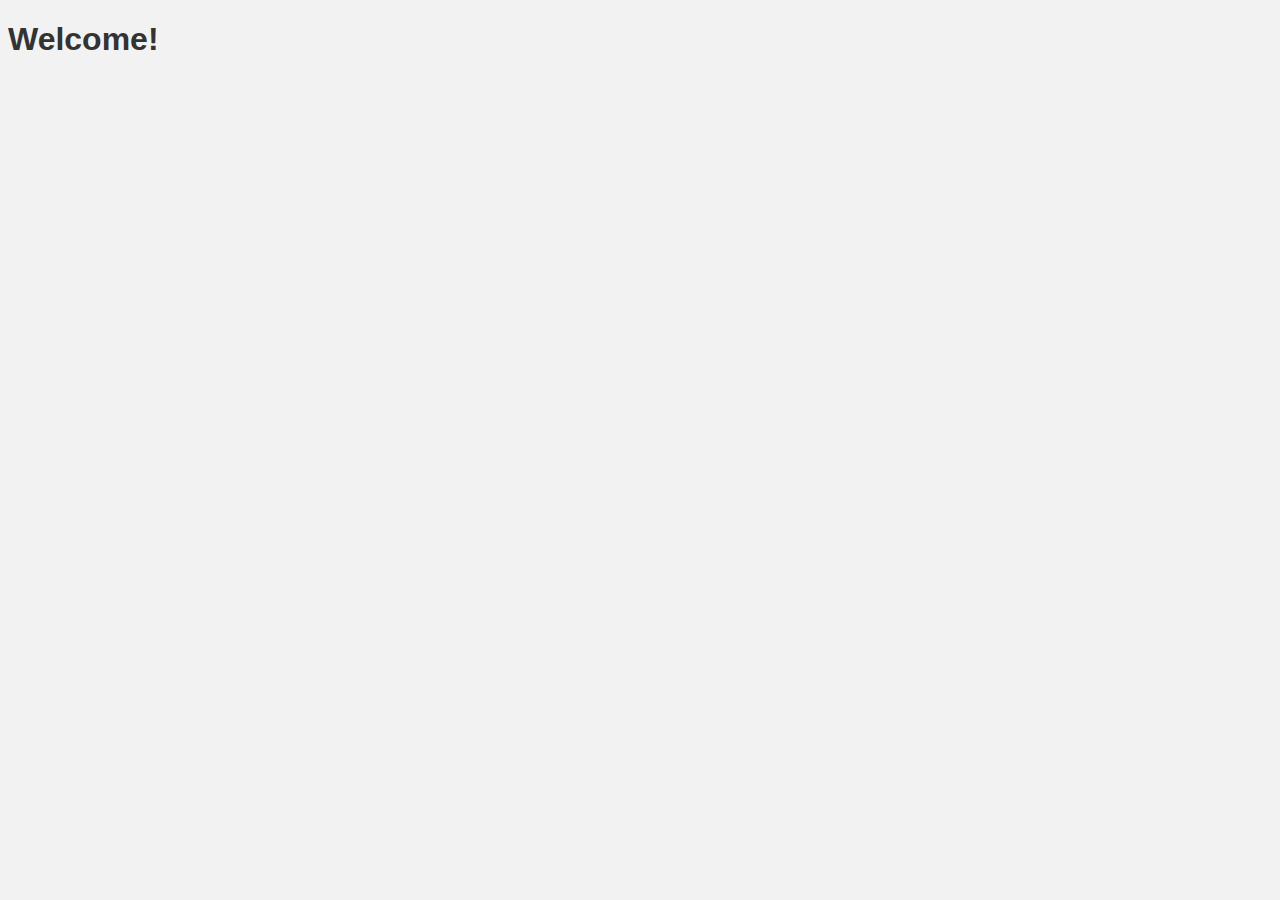
<file: index.html>
<!DOCTYPE html>
<html lang="en">
<head>
    <meta charset="UTF-8">
    <meta name="viewport" content="width=device-width, initial-scale=1.0">
    <link rel="stylesheet" type="text/css" href="./style.css">
    <title>Noah Novak's webpage</title>
</head>
<body>
    <h1>Welcome!</h1>
</body>
</html>
</file>
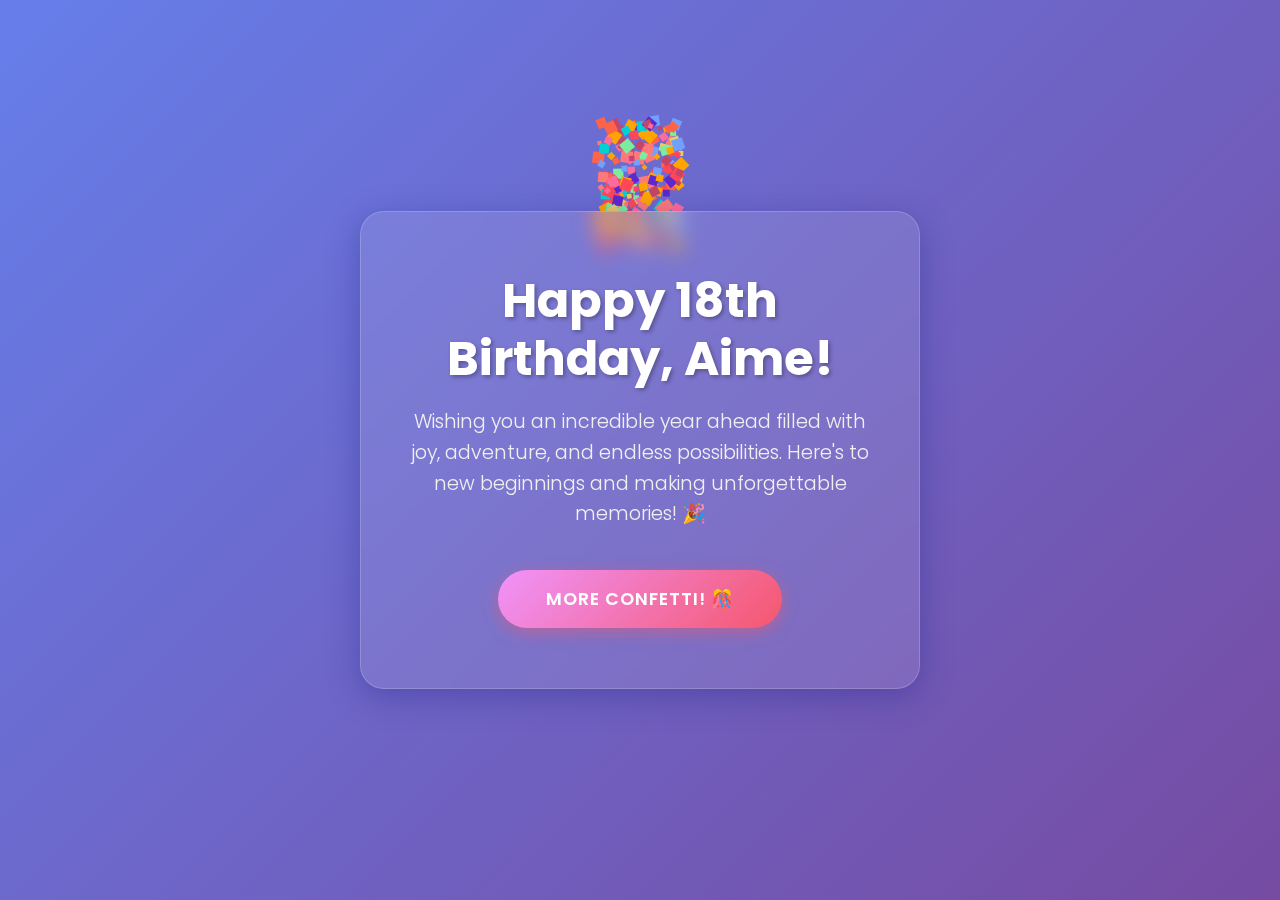
<file: birthday/index.html>
<!DOCTYPE html>
<html lang="en">
<head>
    <meta charset="UTF-8">
    <meta name="viewport" content="width=device-width, initial-scale=1.0">
    <title>Happy 18th Birthday, Aime!</title>
    <link rel="preconnect" href="https://fonts.googleapis.com">
    <link rel="preconnect" href="https://fonts.gstatic.com" crossorigin>
    <link href="https://fonts.googleapis.com/css2?family=Poppins:wght@300;400;600;700&display=swap" rel="stylesheet">
    <style>
        * {
            margin: 0;
            padding: 0;
            box-sizing: border-box;
        }

        body {
            font-family: 'Poppins', sans-serif;
            min-height: 100vh;
            display: flex;
            justify-content: center;
            align-items: center;
            background: linear-gradient(135deg, #667eea 0%, #764ba2 100%);
            overflow: hidden;
            position: relative;
        }

        #confetti-canvas {
            position: fixed;
            top: 0;
            left: 0;
            width: 100%;
            height: 100%;
            pointer-events: none;
            z-index: 1;
        }

        .container {
            position: relative;
            z-index: 2;
            padding: 20px;
            width: 100%;
            max-width: 600px;
            display: flex;
            flex-direction: column;
            align-items: center;
        }

        .card {
            background: rgba(255, 255, 255, 0.1);
            backdrop-filter: blur(10px);
            border-radius: 24px;
            padding: 60px 40px;
            box-shadow: 0 8px 32px 0 rgba(31, 38, 135, 0.37);
            border: 1px solid rgba(255, 255, 255, 0.18);
            text-align: center;
            animation: glow 3s ease-in-out infinite;
            width: 100%;
        }

        @keyframes glow {
            0%, 100% {
                box-shadow: 0 8px 32px 0 rgba(31, 38, 135, 0.37),
                            0 0 20px rgba(255, 255, 255, 0.3);
            }
            50% {
                box-shadow: 0 8px 32px 0 rgba(31, 38, 135, 0.37),
                            0 0 40px rgba(255, 255, 255, 0.5);
            }
        }

        h1 {
            font-size: 3rem;
            font-weight: 700;
            color: #ffffff;
            margin-bottom: 20px;
            text-shadow: 2px 2px 4px rgba(0, 0, 0, 0.3);
            line-height: 1.2;
        }

        .subtitle {
            font-size: 1.2rem;
            font-weight: 300;
            color: #f0f0f0;
            margin-bottom: 40px;
            line-height: 1.6;
        }

        .confetti-button {
            background: linear-gradient(135deg, #f093fb 0%, #f5576c 100%);
            color: white;
            border: none;
            padding: 16px 48px;
            font-size: 1.1rem;
            font-weight: 600;
            font-family: 'Poppins', sans-serif;
            border-radius: 50px;
            cursor: pointer;
            box-shadow: 0 4px 15px 0 rgba(245, 87, 108, 0.5);
            transition: all 0.3s ease;
            text-transform: uppercase;
            letter-spacing: 1px;
        }

        .confetti-button:hover {
            transform: translateY(-2px);
            box-shadow: 0 6px 20px 0 rgba(245, 87, 108, 0.7);
        }

        .confetti-button:active {
            transform: translateY(0);
            box-shadow: 0 2px 10px 0 rgba(245, 87, 108, 0.5);
        }

        /* Mobile responsiveness */
        @media (max-width: 768px) {
            .card {
                padding: 40px 30px;
            }

            h1 {
                font-size: 2rem;
            }

            .subtitle {
                font-size: 1rem;
                margin-bottom: 30px;
            }

            .confetti-button {
                padding: 14px 36px;
                font-size: 1rem;
            }
        }

        @media (max-width: 480px) {
            .card {
                padding: 30px 20px;
                border-radius: 16px;
            }

            h1 {
                font-size: 1.5rem;
            }

            .subtitle {
                font-size: 0.9rem;
            }

            .confetti-button {
                padding: 12px 32px;
                font-size: 0.9rem;
            }
        }
    </style>
</head>
<body>
    <canvas id="confetti-canvas"></canvas>
    
    <div class="container">
        <div class="card">
            <h1>Happy 18th Birthday, Aime!</h1>
            <p class="subtitle">
                Wishing you an incredible year ahead filled with joy, adventure, and endless possibilities. 
                Here's to new beginnings and making unforgettable memories! 🎉
            </p>
            <button class="confetti-button" onclick="triggerConfetti()">
                More Confetti! 🎊
            </button>
        </div>
    </div>

    <script>
        const canvas = document.getElementById('confetti-canvas');
        const ctx = canvas.getContext('2d');

        // Set canvas size
        function resizeCanvas() {
            canvas.width = window.innerWidth;
            canvas.height = window.innerHeight;
        }
        resizeCanvas();
        window.addEventListener('resize', resizeCanvas);

        // Confetti particle class
        class Confetti {
            constructor(x, y) {
                this.x = x || Math.random() * canvas.width;
                this.y = y || Math.random() * canvas.height - canvas.height;
                this.size = Math.random() * 8 + 4;
                this.speedY = Math.random() * 3 + 2;
                this.speedX = Math.random() * 2 - 1;
                this.color = this.getRandomColor();
                this.rotation = Math.random() * 360;
                this.rotationSpeed = Math.random() * 10 - 5;
                this.opacity = 1;
            }

            getRandomColor() {
                const colors = [
                    '#ff6b9d', '#c44569', '#ffa502', '#eccc68',
                    '#70a1ff', '#5f27cd', '#00d2d3', '#ff4757',
                    '#ffa502', '#7bed9f', '#ff6348', '#ff7979'
                ];
                return colors[Math.floor(Math.random() * colors.length)];
            }

            update() {
                this.y += this.speedY;
                this.x += this.speedX;
                this.rotation += this.rotationSpeed;
                
                // Gravity effect
                this.speedY += 0.1;
                
                // Fade out as it falls
                if (this.y > canvas.height * 0.8) {
                    this.opacity -= 0.02;
                }

                // Remove if out of bounds
                if (this.y > canvas.height || this.opacity <= 0) {
                    return false;
                }
                return true;
            }

            draw() {
                ctx.save();
                ctx.globalAlpha = this.opacity;
                ctx.translate(this.x, this.y);
                ctx.rotate(this.rotation * Math.PI / 180);
                ctx.fillStyle = this.color;
                ctx.fillRect(-this.size / 2, -this.size / 2, this.size, this.size);
                ctx.restore();
            }
        }

        let confettiParticles = [];

        // Create initial confetti burst on page load
        function createConfettiBurst(count = 100, x = null, y = null) {
            for (let i = 0; i < count; i++) {
                const startX = x !== null ? x : canvas.width / 2;
                const startY = y !== null ? y : -50;
                const confetti = new Confetti(startX, startY);
                
                // Spread effect for burst
                if (x !== null) {
                    confetti.speedX = (Math.random() - 0.5) * 10;
                    confetti.speedY = Math.random() * -8 - 2;
                }
                
                confettiParticles.push(confetti);
            }
        }

        // Animation loop
        function animate() {
            ctx.clearRect(0, 0, canvas.width, canvas.height);
            
            confettiParticles = confettiParticles.filter(confetti => {
                const alive = confetti.update();
                if (alive) {
                    confetti.draw();
                }
                return alive;
            });

            requestAnimationFrame(animate);
        }

        // Trigger confetti on button click
        function triggerConfetti() {
            createConfettiBurst(150, canvas.width / 2, canvas.height / 2);
        }

        // Initial confetti on page load
        createConfettiBurst(200);

        // Start animation
        animate();

        // Add continuous gentle confetti rain
        setInterval(() => {
            if (confettiParticles.length < 150) {
                for (let i = 0; i < 3; i++) {
                    confettiParticles.push(new Confetti());
                }
            }
        }, 200);
    </script>
</body>
</html>
</file>
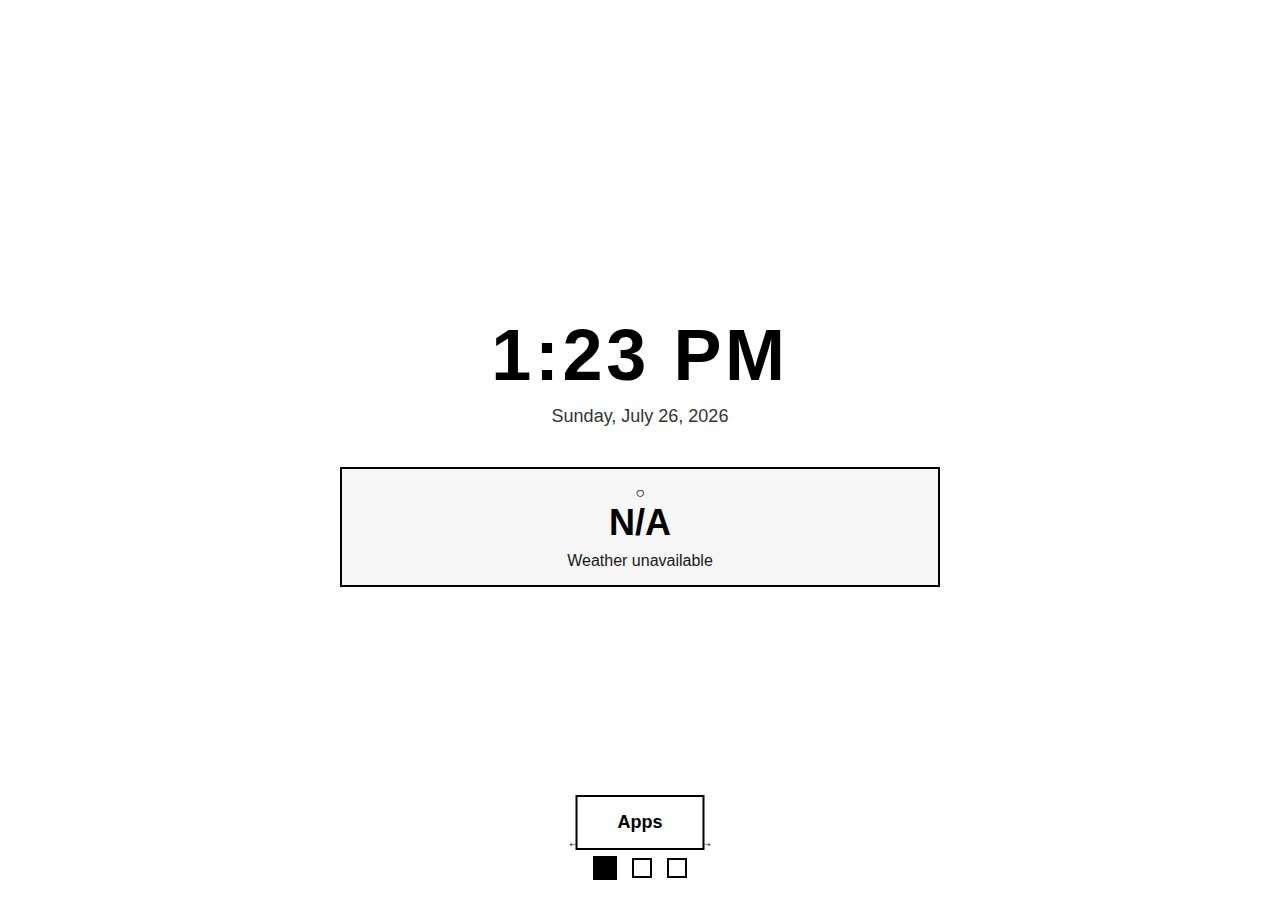
<file: kindle-apps/index.html>
<!DOCTYPE html>
<html lang="en">
<head>
    <meta charset="UTF-8">
    <meta name="viewport" content="width=device-width, initial-scale=1.0">
    <link rel="stylesheet" type="text/css" href="./style.css">
    <title>Kindle Dashboard</title>
</head>
<body>
    <!-- Error Banner -->
    <div class="error-banner" id="error-banner">
        <div class="error-banner-title">⚠ Error Occurred</div>
        <div class="error-banner-message" id="error-message"></div>
    </div>

    <div class="dashboard-container">
        <!-- Dashboards will be inserted here dynamically -->
        <div id="dashboards-wrapper"></div>

        <!-- Page indicators -->
        <div class="indicators" id="indicators"></div>

        <!-- App drawer button -->
        <button class="drawer-button" id="drawer-button" aria-label="Open apps">Apps</button>
    </div>

    <!-- App Drawer -->
    <div class="app-drawer" id="app-drawer">
        <div class="drawer-header">
            <h2>Apps</h2>
            <button class="close-drawer" id="close-drawer">×</button>
        </div>
        <div class="drawer-apps" id="drawer-apps">
            <!-- Apps will be inserted here -->
        </div>
    </div>

    <script src="./settings.js"></script>
    <script src="./icons.js"></script>
    <script>
        // Error deduplication tracking
        let lastErrorMessage = '';
        let lastErrorTime = 0;
        const ERROR_THROTTLE_MS = 5000; // Don't show same error within 5 seconds
        
        // Benign error patterns (network/API failures we expect)
        const BENIGN_PATTERNS = [
            'fetch', 'network', 'CORS',
            'Point fetch failed', 'Forecast fetch failed', 'Alerts fetch failed'
        ];

        // Error reporting
        function showError(message, error) {
            console.error('Dashboard Error:', message, error);
            
            // Dedupe/throttle errors
            const errorKey = message + (error ? error.toString() : '');
            const now = Date.now();
            if (errorKey === lastErrorMessage && (now - lastErrorTime) < ERROR_THROTTLE_MS) {
                return; // Skip duplicate error
            }
            lastErrorMessage = errorKey;
            lastErrorTime = now;
            
            const banner = document.getElementById('error-banner');
            const messageEl = document.getElementById('error-message');
            if (banner && messageEl) {
                messageEl.textContent = message + (error ? ': ' + error.message : '');
                banner.classList.add('visible');
            }
        }

        // Dismiss error banner on click
        document.addEventListener('DOMContentLoaded', () => {
            const banner = document.getElementById('error-banner');
            if (banner) {
                banner.addEventListener('click', () => {
                    banner.classList.remove('visible');
                });
                banner.style.cursor = 'pointer';
            }
        });

        // Global error handlers
        window.addEventListener('error', (event) => {
            showError('Unexpected error', event.error || new Error(event.message));
        });

        window.addEventListener('unhandledrejection', (event) => {
            // Safely stringify the rejection reason
            let errorMsg = 'Unknown error';
            try {
                if (event.reason instanceof Error) {
                    errorMsg = event.reason.message;
                } else if (typeof event.reason === 'string') {
                    errorMsg = event.reason;
                } else {
                    errorMsg = String(event.reason);
                }
            } catch (e) {
                errorMsg = 'Error stringifying rejection reason';
            }
            
            const isBenign = BENIGN_PATTERNS.some(pattern => 
                errorMsg.toLowerCase().includes(pattern.toLowerCase())
            );
            
            if (!isBenign) {
                showError('Unhandled promise rejection', { message: errorMsg });
            }
        });

        // Safe icon creation with fallback
        function safeCreateIcon(category, name, className = '') {
            try {
                if (typeof createIcon === 'function') {
                    return createIcon(category, name, className);
                }
            } catch (e) {
                console.warn('Icon creation failed:', e);
            }
            // Fallback: return empty div
            const fallback = document.createElement('div');
            fallback.className = `icon ${className}`;
            fallback.textContent = '•';
            return fallback;
        }

        // Safe weather icon getter with fallback
        function safeGetWeatherIcon(condition) {
            try {
                if (typeof getWeatherIcon === 'function') {
                    return getWeatherIcon(condition);
                }
            } catch (e) {
                console.warn('Weather icon creation failed:', e);
            }
            // Fallback: return simple text
            const fallback = document.createElement('div');
            fallback.className = 'weather-icon';
            fallback.textContent = '○';
            return fallback;
        }

        // Dashboard state
        let currentDashboard = 0;
        let totalDashboards = 0;
        let touchStartX = 0;
        let touchEndX = 0;
        let touchStartY = 0;
        let touchEndY = 0;

        // Available panels
        const panelTemplates = {
            'dashboard-main': {
                title: 'Home',
                render: () => `
                    <div class="dashboard-content">
                        <div class="time-display">
                            <div id="clock" class="clock">--:--</div>
                            <div id="date" class="date">Loading...</div>
                        </div>
                        <div class="weather-display">
                            <div id="weather-icon" class="weather-icon"></div>
                            <div id="temperature" class="temperature">--°</div>
                            <div id="conditions" class="conditions">Loading weather...</div>
                        </div>
                    </div>
                    <div class="nav-hint">← Swipe to navigate →</div>
                `
            },
            'dashboard-weather': {
                title: 'Weather Forecast',
                render: () => `
                    <div class="dashboard-content">
                        <h2 class="dashboard-title">Weather Forecast</h2>
                        <div id="weather-alerts" class="weather-alerts"></div>
                        <div id="forecast" class="forecast-list">
                            <div class="loading">Loading forecast...</div>
                        </div>
                    </div>
                    <div class="nav-hint">← Swipe to navigate →</div>
                `
            },
            'dashboard-calendar': {
                title: 'Calendar',
                render: () => `
                    <div class="dashboard-content">
                        <h2 class="dashboard-title">Calendar</h2>
                        <div id="calendar" class="calendar-view">
                            <div class="calendar-header">
                                <span id="month-year"></span>
                            </div>
                            <div class="calendar-grid" id="calendar-grid"></div>
                        </div>
                    </div>
                    <div class="nav-hint">← Swipe to navigate →</div>
                `
            }
        };

        // App list for drawer
        const apps = [
            { name: 'Notes', desc: 'Multiple notes with CRUD', url: './apps/notes/index.html', icon: 'notes' },
            { name: 'Tasks', desc: 'To-do list manager', url: './apps/tasks/index.html', icon: 'tasks' },
            { name: 'Timer', desc: 'Multiple countdown timers', url: './apps/timer/index.html', icon: 'timer' },
            { name: 'Calculator', desc: 'Calculator + unit converter', url: './apps/calculator/index.html', icon: 'calculator' },
            { name: 'RSS Reader', desc: 'Follow RSS/Atom feeds', url: './apps/rss/index.html', icon: 'notes' },
            { name: 'Breathing', desc: 'Breathing exercises', url: './apps/breathing/index.html', icon: 'weather' },
            { name: 'Contacts', desc: 'Local contact book', url: './apps/contacts/index.html', icon: 'tasks' },
            { name: 'Reading Log', desc: 'Track your reading', url: './apps/reading-log/index.html', icon: 'notes' },
            { name: 'Settings', desc: 'Configure dashboard', url: './apps/settings/index.html', icon: 'settings' }
        ];

        // Initialize dashboards
        function initDashboards() {
            const wrapper = document.getElementById('dashboards-wrapper');
            const indicators = document.getElementById('indicators');
            wrapper.innerHTML = '';
            indicators.innerHTML = '';

            const enabledPanels = settingsManager.getEnabledPanels();
            totalDashboards = enabledPanels.length;

            enabledPanels.forEach((panel, index) => {
                // Create dashboard
                const dashboard = document.createElement('div');
                dashboard.className = 'dashboard' + (index === 0 ? ' active' : '');
                dashboard.id = panel.id;
                dashboard.innerHTML = panelTemplates[panel.id].render();
                wrapper.appendChild(dashboard);

                // Create indicator
                const indicator = document.createElement('span');
                indicator.className = 'indicator' + (index === 0 ? ' active' : '');
                indicator.dataset.index = index;
                
                // Use home icon for home panel, dot for others
                if (panel.type === 'home') {
                    const homeIcon = safeCreateIcon('ui', 'home', 'indicator-icon');
                    indicator.appendChild(homeIcon);
                } else {
                    // Just use the default dot styling
                }
                
                indicator.addEventListener('click', () => showDashboard(index));
                indicators.appendChild(indicator);
            });

            // Initialize specific dashboards
            updateTime();
            fetchWeather();
            generateCalendar();
        }

        // Initialize app drawer
        function initAppDrawer() {
            const drawerApps = document.getElementById('drawer-apps');
            drawerApps.innerHTML = '';

            apps.forEach(app => {
                const appLink = document.createElement('a');
                appLink.href = app.url;
                appLink.className = 'drawer-app-item';
                
                const iconDiv = document.createElement('div');
                iconDiv.className = 'drawer-app-icon';
                const icon = safeCreateIcon('ui', app.icon);
                iconDiv.appendChild(icon);
                
                const infoDiv = document.createElement('div');
                infoDiv.innerHTML = `
                    <div class="drawer-app-name">${app.name}</div>
                    <div class="drawer-app-desc">${app.desc}</div>
                `;
                
                appLink.appendChild(iconDiv);
                appLink.appendChild(infoDiv);
                drawerApps.appendChild(appLink);
            });
        }

        // Update clock and date
        function updateTime() {
            const now = new Date();
            const clockEl = document.getElementById('clock');
            if (!clockEl) return;

            const timeFormat = settingsManager.getSetting('timeFormat');
            let hours = now.getHours();
            const minutes = String(now.getMinutes()).padStart(2, '0');
            
            if (timeFormat === '12hr') {
                const ampm = hours >= 12 ? 'PM' : 'AM';
                hours = hours % 12;
                hours = hours ? hours : 12; // 0 should be 12
                clockEl.textContent = hours + ':' + minutes + ' ' + ampm;
            } else {
                clockEl.textContent = String(hours).padStart(2, '0') + ':' + minutes;
            }
            
            const options = { weekday: 'long', year: 'numeric', month: 'long', day: 'numeric' };
            const dateEl = document.getElementById('date');
            if (dateEl) {
                dateEl.textContent = now.toLocaleDateString('en-US', options);
            }
        }

        // Fetch weather alerts
        async function fetchWeatherAlerts(zoneId) {
            const alertsEl = document.getElementById('weather-alerts');
            if (!alertsEl) return;

            try {
                const location = settingsManager.getSetting('weatherLocation');
                const lat = location.lat;
                const lon = location.lon;
                
                // Use point-based alerts if zone not available
                const alertsUrl = `https://api.weather.gov/alerts/active?point=${lat},${lon}`;
                const response = await fetch(alertsUrl);
                
                if (!response.ok) throw new Error('Alerts fetch failed');
                
                const data = await response.json();
                const alerts = data.features || [];
                
                // Filter for severe weather
                const severeAlerts = alerts.filter(alert => {
                    const severity = alert.properties.severity;
                    return severity === 'Severe' || severity === 'Extreme';
                });
                
                if (severeAlerts.length === 0) {
                    alertsEl.innerHTML = '';
                    return;
                }
                
                // Display alerts
                alertsEl.innerHTML = '';
                severeAlerts.forEach(alert => {
                    const props = alert.properties;
                    const alertDiv = document.createElement('div');
                    alertDiv.className = 'weather-alert';
                    alertDiv.innerHTML = `
                        <div class="alert-header">
                            <span class="alert-severity">${props.severity}</span>
                            <span class="alert-event">${props.event}</span>
                        </div>
                        <div class="alert-headline">${props.headline || props.description}</div>
                    `;
                    alertsEl.appendChild(alertDiv);
                });
            } catch (error) {
                console.error('Alerts fetch error:', error);
                if (alertsEl) alertsEl.innerHTML = '';
            }
        }

        // Fetch weather from weather.gov API
        async function fetchWeather() {
            try {
                const location = settingsManager.getSetting('weatherLocation');
                const lat = location.lat;
                const lon = location.lon;
                
                // Get point data
                const pointResponse = await fetch(`https://api.weather.gov/points/${lat},${lon}`);
                if (!pointResponse.ok) throw new Error('Point fetch failed');
                const pointData = await pointResponse.json();
                
                // Fetch weather alerts
                fetchWeatherAlerts(pointData.properties.zone || null);
                
                // Get current observations from nearest station
                let current = null;
                try {
                    // Get list of observation stations
                    const stationsUrl = pointData.properties.observationStations;
                    const stationsResponse = await fetch(stationsUrl);
                    if (stationsResponse.ok) {
                        const stationsData = await stationsResponse.json();
                        if (stationsData.features && stationsData.features.length > 0) {
                            // Get latest observation from first station
                            const stationId = stationsData.features[0].properties.stationIdentifier;
                            const obsResponse = await fetch(`https://api.weather.gov/stations/${stationId}/observations/latest`);
                            if (obsResponse.ok) {
                                const obsData = await obsResponse.json();
                                current = obsData.properties;
                            }
                        }
                    }
                } catch (obsError) {
                    console.warn('Could not fetch current observations, falling back to forecast:', obsError);
                }
                
                // Update current weather display
                const tempEl = document.getElementById('temperature');
                const conditionsEl = document.getElementById('conditions');
                const weatherIconEl = document.getElementById('weather-icon');
                
                if (current) {
                    // Use actual current observations
                    const tempC = current.temperature.value;
                    const tempF = tempC !== null ? Math.round(tempC * 9/5 + 32) : null;
                    
                    if (tempEl) {
                        tempEl.textContent = tempF !== null ? tempF + '°F' : 'N/A';
                    }
                    if (conditionsEl) {
                        conditionsEl.textContent = current.textDescription || 'N/A';
                    }
                    if (weatherIconEl) {
                        weatherIconEl.innerHTML = '';
                        const icon = safeGetWeatherIcon(current.textDescription || '');
                        weatherIconEl.appendChild(icon);
                    }
                } else {
                    // Fallback to forecast data if observations unavailable
                    const forecastResponse = await fetch(pointData.properties.forecast);
                    if (!forecastResponse.ok) throw new Error('Forecast fetch failed');
                    const forecastData = await forecastResponse.json();
                    const firstPeriod = forecastData.properties.periods[0];
                    
                    if (tempEl) tempEl.textContent = firstPeriod.temperature + '°' + firstPeriod.temperatureUnit;
                    if (conditionsEl) conditionsEl.textContent = firstPeriod.shortForecast;
                    if (weatherIconEl) {
                        weatherIconEl.innerHTML = '';
                        const icon = safeGetWeatherIcon(firstPeriod.shortForecast);
                        weatherIconEl.appendChild(icon);
                    }
                }
                
                // Get forecast for forecast dashboard
                const forecastResponse = await fetch(pointData.properties.forecast);
                if (!forecastResponse.ok) throw new Error('Forecast fetch failed');
                const forecastData = await forecastResponse.json();
                
                // Forecast list
                const forecastList = document.getElementById('forecast');
                if (forecastList) {
                    forecastList.innerHTML = '';
                    forecastData.properties.periods.slice(0, 5).forEach(period => {
                        const item = document.createElement('div');
                        item.className = 'forecast-item';
                        
                        const iconDiv = document.createElement('div');
                        iconDiv.className = 'forecast-icon';
                        const icon = safeGetWeatherIcon(period.shortForecast);
                        iconDiv.appendChild(icon);
                        
                        item.innerHTML = `
                            <div class="forecast-time">${period.name}</div>
                        `;
                        item.appendChild(iconDiv);
                        item.innerHTML += `
                            <div class="forecast-temp">${period.temperature}°${period.temperatureUnit}</div>
                            <div class="forecast-desc">${period.shortForecast}</div>
                        `;
                        forecastList.appendChild(item);
                    });
                }
            } catch (error) {
                console.error('Weather fetch error:', error);
                const tempEl = document.getElementById('temperature');
                const conditionsEl = document.getElementById('conditions');
                const weatherIconEl = document.getElementById('weather-icon');
                const forecastList = document.getElementById('forecast');
                
                if (tempEl) tempEl.textContent = 'N/A';
                if (conditionsEl) conditionsEl.textContent = 'Weather unavailable';
                if (weatherIconEl) weatherIconEl.textContent = '○';
                if (forecastList) {
                    forecastList.innerHTML = '<div class="error">Unable to load forecast. Check location in settings.</div>';
                }
            }
        }

        // Generate calendar
        function generateCalendar() {
            const grid = document.getElementById('calendar-grid');
            if (!grid) return;

            const now = new Date();
            const year = now.getFullYear();
            const month = now.getMonth();
            
            const monthYearEl = document.getElementById('month-year');
            if (monthYearEl) {
                monthYearEl.textContent = new Date(year, month, 1).toLocaleDateString('en-US', { month: 'long', year: 'numeric' });
            }
            
            const firstDay = new Date(year, month, 1).getDay();
            const daysInMonth = new Date(year, month + 1, 0).getDate();
            const today = now.getDate();
            
            grid.innerHTML = '';
            
            // Day headers
            ['Sun', 'Mon', 'Tue', 'Wed', 'Thu', 'Fri', 'Sat'].forEach(day => {
                const header = document.createElement('div');
                header.className = 'calendar-day-header';
                header.textContent = day;
                grid.appendChild(header);
            });
            
            // Empty cells before first day
            for (let i = 0; i < firstDay; i++) {
                const empty = document.createElement('div');
                empty.className = 'calendar-day empty';
                grid.appendChild(empty);
            }
            
            // Days of month
            for (let day = 1; day <= daysInMonth; day++) {
                const dayCell = document.createElement('div');
                dayCell.className = 'calendar-day';
                if (day === today) {
                    dayCell.classList.add('today');
                }
                dayCell.textContent = day;
                grid.appendChild(dayCell);
            }
        }

        // Dashboard navigation
        function showDashboard(index) {
            if (index < 0) index = 0;
            if (index >= totalDashboards) index = totalDashboards - 1;
            
            document.querySelectorAll('.dashboard').forEach((dash, i) => {
                dash.classList.toggle('active', i === index);
            });
            
            document.querySelectorAll('.indicator').forEach((ind, i) => {
                ind.classList.toggle('active', i === index);
            });
            
            currentDashboard = index;
            
            // Show/hide drawer button based on current dashboard
            const drawerButton = document.getElementById('drawer-button');
            if (drawerButton) {
                if (index === 0) {
                    drawerButton.style.display = 'block';
                } else {
                    drawerButton.style.display = 'none';
                }
            }
        }

        // App drawer controls
        function openDrawer() {
            document.getElementById('app-drawer').classList.add('open');
        }

        function closeDrawer() {
            document.getElementById('app-drawer').classList.remove('open');
        }

        // Touch/swipe handling
        function handleTouchStart(e) {
            touchStartX = e.changedTouches[0].screenX;
            touchStartY = e.changedTouches[0].screenY;
        }

        function handleTouchEnd(e) {
            touchEndX = e.changedTouches[0].screenX;
            touchEndY = e.changedTouches[0].screenY;
            handleSwipe();
        }

        function handleSwipe() {
            const swipeThreshold = 50;
            const diffX = touchStartX - touchEndX;
            const diffY = touchStartY - touchEndY;
            
            // Check if it's primarily a vertical swipe
            if (Math.abs(diffY) > Math.abs(diffX) && Math.abs(diffY) > swipeThreshold) {
                if (diffY > 0) {
                    // Swipe up - open drawer only on main screen
                    if (currentDashboard === 0) {
                        openDrawer();
                    }
                }
                return;
            }
            
            // Horizontal swipe for panel navigation
            if (Math.abs(diffX) > swipeThreshold) {
                if (diffX > 0) {
                    // Swipe left - next dashboard
                    showDashboard(currentDashboard + 1);
                } else {
                    // Swipe right - previous dashboard
                    showDashboard(currentDashboard - 1);
                }
            }
        }

        // Keyboard navigation
        function handleKeyboard(e) {
            if (e.key === 'ArrowLeft') {
                showDashboard(currentDashboard - 1);
            } else if (e.key === 'ArrowRight') {
                showDashboard(currentDashboard + 1);
            } else if (e.key === 'ArrowUp') {
                // Only open drawer on main screen
                if (currentDashboard === 0) {
                    openDrawer();
                }
            } else if (e.key === 'Escape') {
                closeDrawer();
            }
        }

        // Initialize
        document.addEventListener('DOMContentLoaded', () => {
            try {
                // Verify settingsManager is available
                if (typeof settingsManager === 'undefined' || !settingsManager) {
                    throw new Error('SettingsManager not initialized');
                }

                // Apply theme
                settingsManager.applyTheme();
                
                // Attach global event listeners BEFORE initialization
                // This ensures UI controls remain responsive even if dashboard generation fails
                
                // Event listeners for drawer
                document.getElementById('close-drawer').addEventListener('click', closeDrawer);
                document.getElementById('drawer-button').addEventListener('click', openDrawer);
                
                // Event listeners for touch/keyboard navigation
                document.addEventListener('touchstart', handleTouchStart);
                document.addEventListener('touchend', handleTouchEnd);
                document.addEventListener('keydown', handleKeyboard);
                
                // Close drawer when clicking backdrop
                document.getElementById('app-drawer').addEventListener('click', (e) => {
                    if (e.target.id === 'app-drawer') {
                        closeDrawer();
                    }
                });
                
                // Initialize dashboards and drawer AFTER event listeners
                initDashboards();
                initAppDrawer();
                
                // Update time every minute
                setInterval(updateTime, 60000);
                
                // Update weather every 30 minutes
                setInterval(fetchWeather, 1800000);
                
                // Update theme hourly (for time-based dark mode)
                setInterval(() => settingsManager.applyTheme(), 3600000);
            } catch (error) {
                showError('Failed to initialize dashboard', error);
            }
        });
    </script>
</body>
</html>
</file>
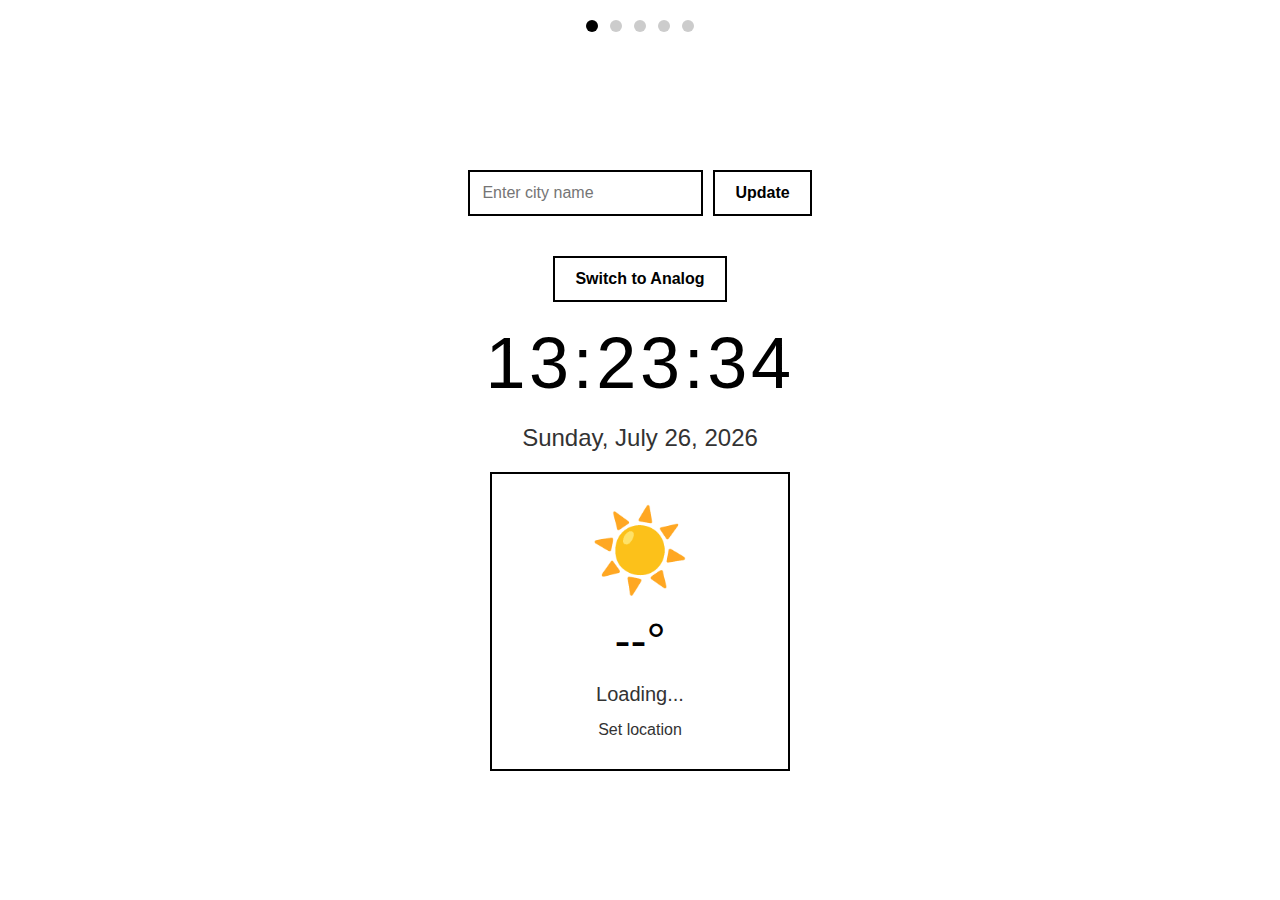
<file: kindle-apps/dashboard/index.html>
<!DOCTYPE html>
<html lang="en">
<head>
    <meta charset="UTF-8">
    <meta name="viewport" content="width=device-width, initial-scale=1.0">
    <link rel="stylesheet" type="text/css" href="./style.css">
    <title>Dashboard</title>
</head>
<body>
    <div class="dashboard-container">
        <!-- Navigation Dots -->
        <div class="nav-dots">
            <span class="dot active" data-panel="0"></span>
            <span class="dot" data-panel="1"></span>
            <span class="dot" data-panel="2"></span>
            <span class="dot" data-panel="3"></span>
            <span class="dot" data-panel="4"></span>
        </div>

        <!-- Panels Container -->
        <div class="panels-wrapper">
            <!-- Panel 1: Main Dashboard -->
            <div class="panel active" data-panel="0">
                <div class="location-input-container">
                    <input type="text" id="locationInput" placeholder="Enter city name" />
                    <button id="locationBtn">Update</button>
                </div>
                
                <div class="clock-container">
                    <div class="clock-toggle">
                        <button id="toggleClock" class="toggle-btn">Switch to Analog</button>
                    </div>
                    <div id="digitalClock" class="digital-clock"></div>
                    <canvas id="analogClock" class="analog-clock hidden"></canvas>
                </div>
                
                <div class="date-display" id="dateDisplay"></div>
                
                <div class="weather-basic" id="weatherBasic">
                    <div class="weather-icon" id="weatherIcon">☀️</div>
                    <div class="weather-temp" id="weatherTemp">--°</div>
                    <div class="weather-condition" id="weatherCondition">Loading...</div>
                    <div class="weather-location" id="weatherLocation">Set location</div>
                </div>
            </div>

            <!-- Panel 2: Extended Weather -->
            <div class="panel" data-panel="1">
                <h2>Extended Weather</h2>
                <div class="weather-extended" id="weatherExtended">
                    <div class="weather-detail">
                        <span class="label">Feels Like:</span>
                        <span id="feelsLike">--°</span>
                    </div>
                    <div class="weather-detail">
                        <span class="label">Humidity:</span>
                        <span id="humidity">--%</span>
                    </div>
                    <div class="weather-detail">
                        <span class="label">Wind Speed:</span>
                        <span id="windSpeed">-- km/h</span>
                    </div>
                    <div class="weather-detail">
                        <span class="label">Pressure:</span>
                        <span id="pressure">-- hPa</span>
                    </div>
                    <div class="weather-detail">
                        <span class="label">Visibility:</span>
                        <span id="visibility">-- km</span>
                    </div>
                    <div class="weather-detail">
                        <span class="label">Description:</span>
                        <span id="description">--</span>
                    </div>
                </div>
            </div>

            <!-- Panel 3: Calendar -->
            <div class="panel" data-panel="2">
                <h2>Calendar</h2>
                <div class="calendar-controls">
                    <button id="prevMonth" class="calendar-btn">◀</button>
                    <h3 id="currentMonth"></h3>
                    <button id="nextMonth" class="calendar-btn">▶</button>
                </div>
                <div class="calendar-grid" id="calendarGrid"></div>
                <div class="events-section">
                    <h3>Events</h3>
                    <div class="event-input">
                        <input type="date" id="eventDate" />
                        <input type="text" id="eventTitle" placeholder="Event title" />
                        <button id="addEvent">Add Event</button>
                    </div>
                    <div class="events-list" id="eventsList"></div>
                </div>
            </div>

            <!-- Panel 4: Tasks -->
            <div class="panel" data-panel="3">
                <h2>Tasks</h2>
                <div class="task-input">
                    <input type="text" id="taskInput" placeholder="Enter a new task" />
                    <button id="addTask">Add Task</button>
                </div>
                <div class="tasks-list" id="tasksList"></div>
            </div>

            <!-- Panel 5: Settings -->
            <div class="panel" data-panel="4">
                <h2>Settings</h2>
                <div class="settings-section">
                    <div class="setting-item">
                        <label for="updateInterval">Auto-update Interval (minutes):</label>
                        <select id="updateInterval">
                            <option value="15">15 minutes</option>
                            <option value="30" selected>30 minutes</option>
                            <option value="45">45 minutes</option>
                            <option value="60">60 minutes</option>
                        </select>
                    </div>
                    <div class="setting-item">
                        <label>
                            <input type="checkbox" id="autoDarkMode" checked />
                            Auto Dark Mode (6 PM - 6 AM)
                        </label>
                    </div>
                    <div class="setting-item">
                        <label>
                            <input type="checkbox" id="manualDarkMode" />
                            Manual Dark Mode
                        </label>
                    </div>
                    <div class="setting-item">
                        <button id="clearData" class="danger-btn">Clear All Data</button>
                    </div>
                </div>
                <div class="info-section">
                    <h3>About</h3>
                    <p>Dashboard Application v1.0</p>
                    <p>Swipe left/right or use arrow keys to navigate</p>
                </div>
            </div>
        </div>
    </div>

    <script src="./dashboard.js"></script>
</body>
</html>
</file>
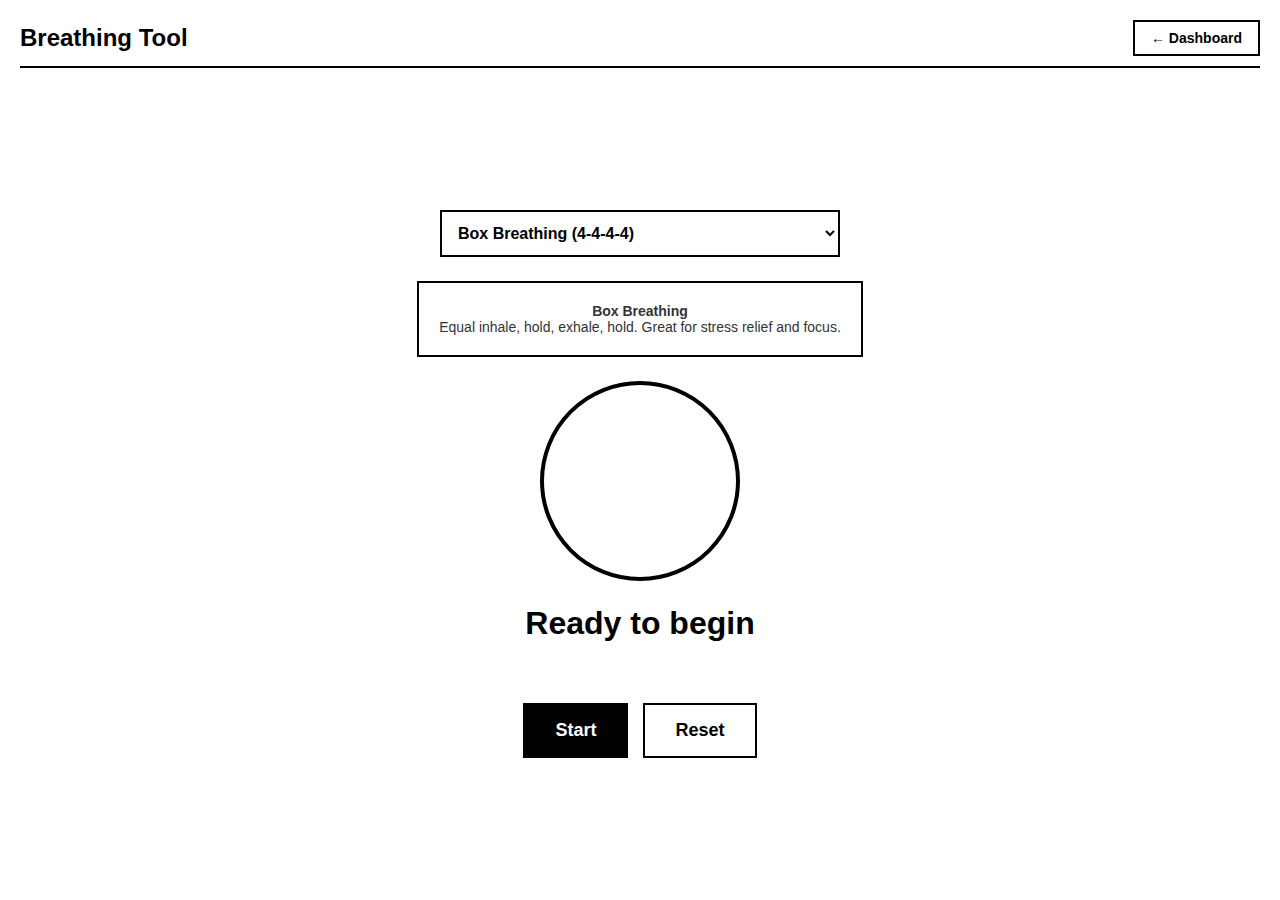
<file: kindle-apps/apps/breathing/index.html>
<!DOCTYPE html>
<html lang="en">
<head>
    <meta charset="UTF-8">
    <meta name="viewport" content="width=device-width, initial-scale=1.0">
    <title>Breathing Tool - Kindle App</title>
    <style>
        :root {
            --background-color: #ffffff;
            --text-color: #000000;
            --border-color: #000000;
            --muted-color: #333333;
        }

        * {
            box-sizing: border-box;
            margin: 0;
            padding: 0;
        }

        body {
            font-family: Arial, sans-serif;
            background-color: var(--background-color);
            color: var(--text-color);
            padding: 20px;
            display: flex;
            flex-direction: column;
            min-height: 100vh;
        }

        .header {
            display: flex;
            justify-content: space-between;
            align-items: center;
            margin-bottom: 20px;
            padding-bottom: 10px;
            border-bottom: 2px solid var(--border-color);
        }

        h1 {
            font-size: 24px;
        }

        .back-link {
            text-decoration: none;
            color: var(--text-color);
            border: 2px solid var(--border-color);
            padding: 8px 16px;
            font-size: 14px;
            font-weight: bold;
        }

        .back-link:hover {
            background-color: var(--text-color);
            color: var(--background-color);
        }

        .breathing-container {
            flex: 1;
            display: flex;
            flex-direction: column;
            justify-content: center;
            align-items: center;
            gap: 24px;
            max-width: 560px;
            margin: 0 auto;
            width: 100%;
        }

        .circle-container {
            position: relative;
            width: 200px;
            height: 200px;
        }

        .breathing-circle {
            width: 100%;
            height: 100%;
            border: 4px solid var(--border-color);
            border-radius: 50%;
            transition: transform 3.5s ease-in-out;
            transform: scale(1);
        }

        .breathing-circle.expand,
        .breathing-circle.hold-expanded {
            transform: scale(1.35);
        }

        .breathing-circle.rest,
        .breathing-circle.hold-rest {
            transform: scale(1);
        }

        .instruction-text {
            font-size: 32px;
            font-weight: bold;
            text-align: center;
            min-height: 50px;
        }

        .timer-text {
            font-size: 48px;
            font-weight: bold;
            text-align: center;
        }

        .technique-selector {
            width: 100%;
            max-width: 400px;
        }

        .technique-selector select {
            width: 100%;
            padding: 12px;
            border: 2px solid var(--border-color);
            background-color: var(--background-color);
            color: var(--text-color);
            font-size: 16px;
            font-weight: bold;
        }

        .controls {
            display: flex;
            gap: 15px;
        }

        .control-btn {
            padding: 15px 30px;
            border: 2px solid var(--border-color);
            background-color: var(--text-color);
            color: var(--background-color);
            font-size: 18px;
            font-weight: bold;
            cursor: pointer;
        }

        .control-btn:hover {
            background-color: var(--background-color);
            color: var(--text-color);
        }

        .control-btn.secondary {
            background-color: var(--background-color);
            color: var(--text-color);
        }

        .control-btn.secondary:hover {
            background-color: var(--text-color);
            color: var(--background-color);
        }

        .technique-info {
            text-align: center;
            padding: 20px;
            border: 2px solid var(--border-color);
            font-size: 14px;
            color: var(--muted-color);
            max-width: 500px;
        }

        .hide-when-active {
            transition: opacity 0.2s ease;
        }

        body.breathing-active .hide-when-active {
            opacity: 0;
            height: 0;
            overflow: hidden;
            margin: 0;
            padding: 0;
            border: 0;
        }

        @media (max-width: 640px) {
            .circle-container {
                width: 160px;
                height: 160px;
            }

            .instruction-text {
                font-size: 24px;
            }

            .timer-text {
                font-size: 36px;
            }
        }
    </style>
</head>
<body>
    <div class="header">
        <h1>Breathing Tool</h1>
        <a href="../../index.html" class="back-link">← Dashboard</a>
    </div>

    <div class="breathing-container">
        <div class="technique-selector hide-when-active">
            <select id="technique-select" onchange="changeTechnique()">
                <option value="box">Box Breathing (4-4-4-4)</option>
                <option value="478">4-7-8 Technique</option>
                <option value="calm">Calm Breathing (4-6)</option>
                <option value="energize">Energizing (2-1-4-1)</option>
            </select>
        </div>

        <div class="technique-info hide-when-active" id="technique-info"></div>

        <div class="circle-container">
            <div class="breathing-circle" id="breathing-circle"></div>
        </div>

        <div class="instruction-text" id="instruction-text">Ready to begin</div>
        
        <div class="timer-text hide-when-active" id="timer-text"></div>

        <div class="controls">
            <button class="control-btn" id="start-btn">Start</button>
            <button class="control-btn secondary" id="reset-btn">Reset</button>
        </div>
    </div>

    <script src="../../settings.js"></script>
    <script>
        const techniques = {
            box: {
                name: 'Box Breathing',
                description: 'Equal inhale, hold, exhale, hold. Great for stress relief and focus.',
                pattern: [
                    { phase: 'inhale', duration: 4, circleClass: 'expand' },
                    { phase: 'hold', duration: 4, circleClass: 'hold-expanded' },
                    { phase: 'exhale', duration: 4, circleClass: 'rest' },
                    { phase: 'hold', duration: 4, circleClass: 'hold-rest' }
                ]
            },
            '478': {
                name: '4-7-8 Technique',
                description: 'Promotes relaxation and helps with sleep. Inhale 4, hold 7, exhale 8.',
                pattern: [
                    { phase: 'inhale', duration: 4, circleClass: 'expand' },
                    { phase: 'hold', duration: 7, circleClass: 'hold-expanded' },
                    { phase: 'exhale', duration: 8, circleClass: 'rest' }
                ]
            },
            calm: {
                name: 'Calm Breathing',
                description: 'Simple calming breath. Inhale 4, exhale 6.',
                pattern: [
                    { phase: 'inhale', duration: 4, circleClass: 'expand' },
                    { phase: 'exhale', duration: 6, circleClass: 'rest' }
                ]
            },
            energize: {
                name: 'Energizing Breath',
                description: 'Quick inhale, brief hold, longer exhale, brief hold. Increases alertness.',
                pattern: [
                    { phase: 'inhale', duration: 2, circleClass: 'expand' },
                    { phase: 'hold', duration: 1, circleClass: 'hold-expanded' },
                    { phase: 'exhale', duration: 4, circleClass: 'rest' },
                    { phase: 'hold', duration: 1, circleClass: 'hold-rest' }
                ]
            }
        };

        let currentTechnique = 'box';
        let isRunning = false;
        let currentPhaseIndex = 0;
        let currentPhaseTime = 0;
        let breathingInterval = null;

        const circle = document.getElementById('breathing-circle');
        const instructionText = document.getElementById('instruction-text');
        const timerText = document.getElementById('timer-text');
        const startBtn = document.getElementById('start-btn');
        const resetBtn = document.getElementById('reset-btn');

        function changeTechnique() {
            if (isRunning) {
                stopBreathing();
            }
            currentTechnique = document.getElementById('technique-select').value;
            updateTechniqueInfo();
            resetBreathing();
        }

        function updateTechniqueInfo() {
            const info = techniques[currentTechnique];
            document.getElementById('technique-info').innerHTML = `
                <strong>${info.name}</strong><br>
                ${info.description}
            `;
        }

        function setRunningUI(active) {
            document.body.classList.toggle('breathing-active', active);
        }

        function startBreathing() {
            if (isRunning) {
                stopBreathing();
                return;
            }

            isRunning = true;
            setRunningUI(true);
            startBtn.textContent = 'Pause';
            runBreathingCycle();
        }

        function stopBreathing() {
            isRunning = false;
            setRunningUI(false);
            startBtn.textContent = 'Resume';
            clearInterval(breathingInterval);
        }

        function resetBreathing() {
            stopBreathing();
            currentPhaseIndex = 0;
            currentPhaseTime = 0;
            circle.className = 'breathing-circle';
            instructionText.textContent = 'Ready to begin';
            timerText.textContent = '';
            startBtn.textContent = 'Start';
        }

        function runBreathingCycle() {
            const pattern = techniques[currentTechnique].pattern;
            const currentPhase = pattern[currentPhaseIndex];
            
            currentPhaseTime = currentPhase.duration;
            updateDisplay(currentPhase);
            
            breathingInterval = setInterval(() => {
                currentPhaseTime--;
                timerText.textContent = currentPhaseTime;
                
                if (currentPhaseTime <= 0) {
                    clearInterval(breathingInterval);
                    currentPhaseIndex = (currentPhaseIndex + 1) % pattern.length;
                    
                    if (isRunning) {
                        setTimeout(() => {
                            if (isRunning) {
                                runBreathingCycle();
                            }
                        }, 500);
                    }
                }
            }, 1000);
        }

        function updateDisplay(phase) {
            // Update instruction text
            const phaseText = {
                'inhale': 'Breathe In',
                'hold': 'Hold',
                'exhale': 'Breathe Out'
            };
            instructionText.textContent = phaseText[phase.phase];
            
            // Update circle animation
            const circleClass = phase.circleClass || phase.phase;
            circle.className = 'breathing-circle ' + circleClass;
            
            // Update timer
            timerText.textContent = phase.duration;
        }

        // Event listeners
        startBtn.addEventListener('click', startBreathing);
        resetBtn.addEventListener('click', resetBreathing);

        // Initialize
        document.addEventListener('DOMContentLoaded', () => {
            settingsManager.applyTheme();
            updateTechniqueInfo();
        });
    </script>
</body>
</html>
</file>
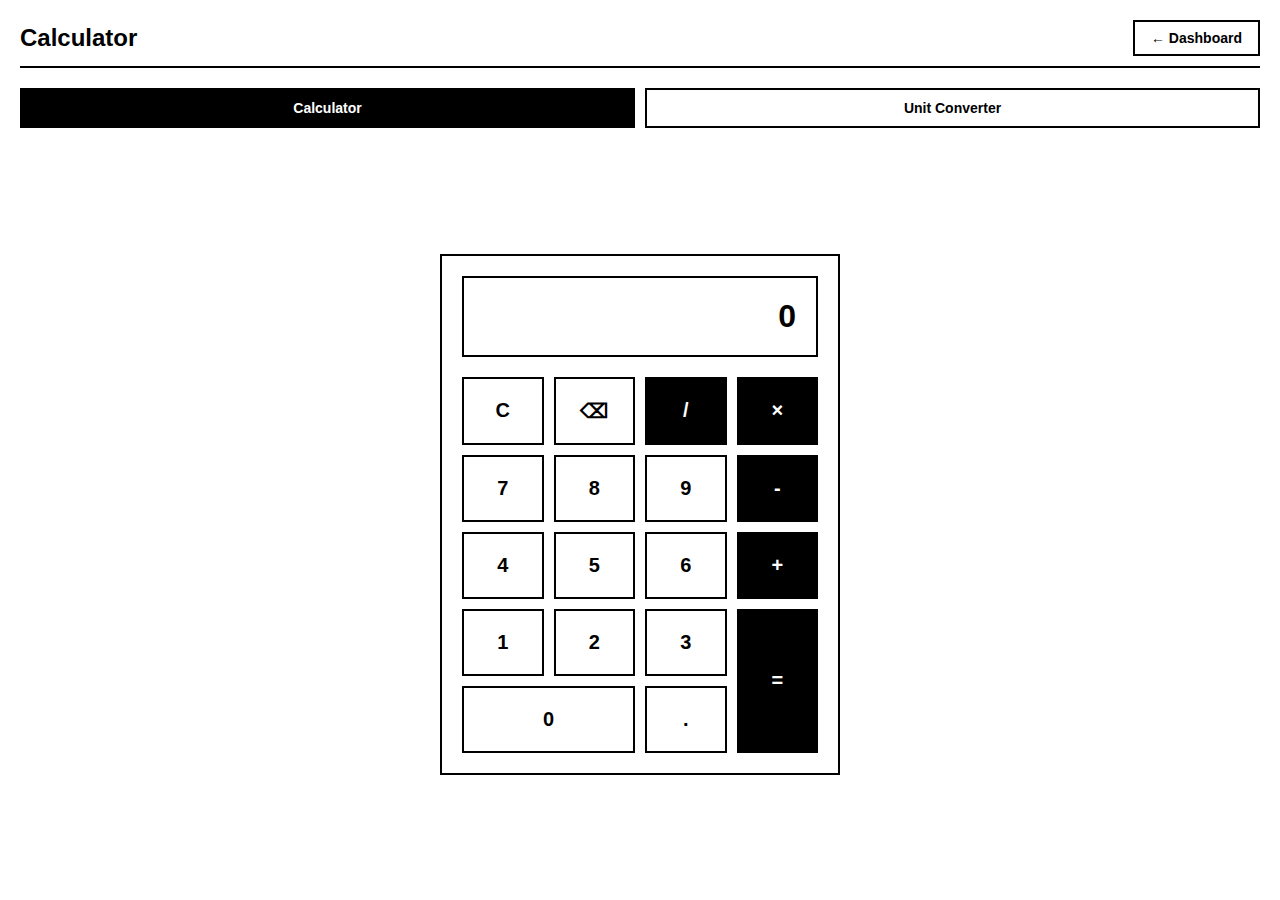
<file: kindle-apps/apps/calculator/index.html>
<!DOCTYPE html>
<html lang="en">
<head>
    <meta charset="UTF-8">
    <meta name="viewport" content="width=device-width, initial-scale=1.0">
    <title>Calculator - Kindle App</title>
    <style>
        :root {
            --background-color: #ffffff;
            --text-color: #000000;
            --border-color: #000000;
            --muted-color: #333333;
        }

        * {
            box-sizing: border-box;
            margin: 0;
            padding: 0;
        }

        body {
            font-family: Arial, sans-serif;
            background-color: var(--background-color);
            color: var(--text-color);
            padding: 20px;
            display: flex;
            flex-direction: column;
            min-height: 100vh;
        }

        .header {
            display: flex;
            justify-content: space-between;
            align-items: center;
            margin-bottom: 20px;
            padding-bottom: 10px;
            border-bottom: 2px solid var(--border-color);
        }

        h1 {
            font-size: 24px;
        }

        .back-link {
            text-decoration: none;
            color: var(--text-color);
            border: 2px solid var(--border-color);
            padding: 8px 16px;
            font-size: 14px;
            font-weight: bold;
        }

        .back-link:hover {
            background-color: var(--text-color);
            color: var(--background-color);
        }

        .mode-switcher {
            display: flex;
            gap: 10px;
            margin-bottom: 20px;
        }

        .mode-btn {
            flex: 1;
            padding: 10px;
            border: 2px solid var(--border-color);
            background-color: var(--background-color);
            color: var(--text-color);
            font-size: 14px;
            font-weight: bold;
            cursor: pointer;
        }

        .mode-btn.active {
            background-color: var(--text-color);
            color: var(--background-color);
        }

        .mode-btn:hover {
            background-color: var(--text-color);
            color: var(--background-color);
        }

        .calculator-container {
            flex: 1;
            display: flex;
            flex-direction: column;
            justify-content: center;
            align-items: center;
            max-width: 400px;
            margin: 0 auto;
            width: 100%;
        }

        /* Calculator Mode */
        .calculator-mode {
            display: block;
            width: 100%;
        }

        .calculator {
            width: 100%;
            border: 2px solid var(--border-color);
            padding: 20px;
        }

        .display {
            width: 100%;
            padding: 20px;
            border: 2px solid var(--border-color);
            font-size: 32px;
            text-align: right;
            margin-bottom: 20px;
            background-color: var(--background-color);
            color: var(--text-color);
            font-weight: bold;
            min-height: 80px;
            overflow-x: auto;
        }

        .buttons {
            display: grid;
            grid-template-columns: repeat(4, 1fr);
            gap: 10px;
        }

        .btn {
            padding: 20px;
            border: 2px solid var(--border-color);
            background-color: var(--background-color);
            color: var(--text-color);
            font-size: 20px;
            font-weight: bold;
            cursor: pointer;
            min-height: 60px;
        }

        .btn:hover {
            background-color: var(--text-color);
            color: var(--background-color);
        }

        .btn.operator {
            background-color: var(--text-color);
            color: var(--background-color);
        }

        .btn.operator:hover {
            background-color: var(--background-color);
            color: var(--text-color);
        }

        .btn.wide {
            grid-column: span 2;
        }

        /* Unit Conversion Mode */
        .converter-mode {
            display: none;
            width: 100%;
        }

        .converter {
            width: 100%;
            border: 2px solid var(--border-color);
            padding: 20px;
        }

        .unit-type-selector {
            margin-bottom: 20px;
        }

        .unit-type-selector select {
            width: 100%;
            padding: 12px;
            border: 2px solid var(--border-color);
            background-color: var(--background-color);
            color: var(--text-color);
            font-size: 16px;
            font-weight: bold;
        }

        .conversion-row {
            margin-bottom: 20px;
        }

        .conversion-row label {
            display: block;
            font-size: 14px;
            margin-bottom: 5px;
            font-weight: bold;
        }

        .conversion-input-group {
            display: flex;
            gap: 10px;
        }

        .conversion-input-group input {
            flex: 1;
            padding: 12px;
            border: 2px solid var(--border-color);
            background-color: var(--background-color);
            color: var(--text-color);
            font-size: 18px;
            font-weight: bold;
        }

        .conversion-input-group select {
            padding: 12px;
            border: 2px solid var(--border-color);
            background-color: var(--background-color);
            color: var(--text-color);
            font-size: 16px;
        }

        .swap-btn {
            width: 100%;
            padding: 12px;
            border: 2px solid var(--border-color);
            background-color: var(--background-color);
            color: var(--text-color);
            font-size: 16px;
            font-weight: bold;
            cursor: pointer;
            margin-bottom: 20px;
        }

        .swap-btn:hover {
            background-color: var(--text-color);
            color: var(--background-color);
        }

        @media (max-width: 640px) {
            .display {
                font-size: 24px;
                padding: 15px;
                min-height: 60px;
            }
            
            .btn {
                padding: 15px;
                font-size: 18px;
                min-height: 50px;
            }
        }
    </style>
</head>
<body>
    <div class="header">
        <h1>Calculator</h1>
        <a href="../../index.html" class="back-link">← Dashboard</a>
    </div>

    <div class="mode-switcher">
        <button class="mode-btn active" id="calc-mode-btn">Calculator</button>
        <button class="mode-btn" id="convert-mode-btn">Unit Converter</button>
    </div>

    <div class="calculator-container">
        <!-- Calculator Mode -->
        <div class="calculator-mode" id="calculator-mode">
            <div class="calculator">
                <div class="display" id="display">0</div>
                <div class="buttons">
                    <button class="btn" onclick="clearDisplay()">C</button>
                    <button class="btn" onclick="deleteChar()">⌫</button>
                    <button class="btn operator" onclick="appendOperator('/')">/</button>
                    <button class="btn operator" onclick="appendOperator('*')">×</button>
                    
                    <button class="btn" onclick="appendNumber('7')">7</button>
                    <button class="btn" onclick="appendNumber('8')">8</button>
                    <button class="btn" onclick="appendNumber('9')">9</button>
                    <button class="btn operator" onclick="appendOperator('-')">-</button>
                    
                    <button class="btn" onclick="appendNumber('4')">4</button>
                    <button class="btn" onclick="appendNumber('5')">5</button>
                    <button class="btn" onclick="appendNumber('6')">6</button>
                    <button class="btn operator" onclick="appendOperator('+')">+</button>
                    
                    <button class="btn" onclick="appendNumber('1')">1</button>
                    <button class="btn" onclick="appendNumber('2')">2</button>
                    <button class="btn" onclick="appendNumber('3')">3</button>
                    <button class="btn operator" onclick="calculate()" style="grid-row: span 2;">=</button>
                    
                    <button class="btn wide" onclick="appendNumber('0')">0</button>
                    <button class="btn" onclick="appendNumber('.')">.</button>
                </div>
            </div>
        </div>

        <!-- Unit Converter Mode -->
        <div class="converter-mode" id="converter-mode">
            <div class="converter">
                <div class="unit-type-selector">
                    <select id="unit-type" onchange="changeUnitType()">
                        <option value="length">Length</option>
                        <option value="weight">Weight</option>
                        <option value="temperature">Temperature</option>
                        <option value="volume">Volume</option>
                        <option value="area">Area</option>
                        <option value="speed">Speed</option>
                    </select>
                </div>

                <div class="conversion-row">
                    <label>From</label>
                    <div class="conversion-input-group">
                        <input type="number" id="from-value" placeholder="0" oninput="convertUnits()">
                        <select id="from-unit" onchange="convertUnits()"></select>
                    </div>
                </div>

                <button class="swap-btn" onclick="swapUnits()">⇅ Swap Units</button>

                <div class="conversion-row">
                    <label>To</label>
                    <div class="conversion-input-group">
                        <input type="number" id="to-value" placeholder="0" readonly>
                        <select id="to-unit" onchange="convertUnits()"></select>
                    </div>
                </div>
            </div>
        </div>
    </div>

    <script src="../../settings.js"></script>
    <script>
        // Calculator State
        let currentValue = '0';
        let previousValue = null;
        let operation = null;
        let shouldResetDisplay = false;
        const display = document.getElementById('display');

        // Unit Conversion Data
        const units = {
            length: {
                meter: 1,
                kilometer: 0.001,
                centimeter: 100,
                millimeter: 1000,
                mile: 0.000621371,
                yard: 1.09361,
                foot: 3.28084,
                inch: 39.3701
            },
            weight: {
                kilogram: 1,
                gram: 1000,
                milligram: 1000000,
                pound: 2.20462,
                ounce: 35.274,
                ton: 0.001
            },
            temperature: {
                celsius: 1,
                fahrenheit: 1,
                kelvin: 1
            },
            volume: {
                liter: 1,
                milliliter: 1000,
                gallon: 0.264172,
                quart: 1.05669,
                pint: 2.11338,
                cup: 4.22675,
                fluid_ounce: 33.814
            },
            area: {
                square_meter: 1,
                square_kilometer: 0.000001,
                square_mile: 0.000000386102,
                square_yard: 1.19599,
                square_foot: 10.7639,
                square_inch: 1550,
                hectare: 0.0001,
                acre: 0.000247105
            },
            speed: {
                meter_per_second: 1,
                kilometer_per_hour: 3.6,
                mile_per_hour: 2.23694,
                foot_per_second: 3.28084,
                knot: 1.94384
            }
        };

        const unitLabels = {
            length: { meter: 'm', kilometer: 'km', centimeter: 'cm', millimeter: 'mm', mile: 'mi', yard: 'yd', foot: 'ft', inch: 'in' },
            weight: { kilogram: 'kg', gram: 'g', milligram: 'mg', pound: 'lb', ounce: 'oz', ton: 't' },
            temperature: { celsius: '°C', fahrenheit: '°F', kelvin: 'K' },
            volume: { liter: 'L', milliliter: 'mL', gallon: 'gal', quart: 'qt', pint: 'pt', cup: 'cup', fluid_ounce: 'fl oz' },
            area: { square_meter: 'm²', square_kilometer: 'km²', square_mile: 'mi²', square_yard: 'yd²', square_foot: 'ft²', square_inch: 'in²', hectare: 'ha', acre: 'ac' },
            speed: { meter_per_second: 'm/s', kilometer_per_hour: 'km/h', mile_per_hour: 'mph', foot_per_second: 'ft/s', knot: 'kn' }
        };

        // Mode Switching
        function switchMode(mode) {
            if (mode === 'calculator') {
                document.getElementById('calculator-mode').style.display = 'block';
                document.getElementById('converter-mode').style.display = 'none';
                document.getElementById('calc-mode-btn').classList.add('active');
                document.getElementById('convert-mode-btn').classList.remove('active');
            } else {
                document.getElementById('calculator-mode').style.display = 'none';
                document.getElementById('converter-mode').style.display = 'block';
                document.getElementById('calc-mode-btn').classList.remove('active');
                document.getElementById('convert-mode-btn').classList.add('active');
            }
        }

        document.getElementById('calc-mode-btn').addEventListener('click', () => switchMode('calculator'));
        document.getElementById('convert-mode-btn').addEventListener('click', () => switchMode('converter'));

        // Calculator Functions
        function updateDisplay() {
            display.textContent = currentValue;
        }

        function clearDisplay() {
            currentValue = '0';
            previousValue = null;
            operation = null;
            shouldResetDisplay = false;
            updateDisplay();
        }

        function deleteChar() {
            if (currentValue.length > 1) {
                currentValue = currentValue.slice(0, -1);
            } else {
                currentValue = '0';
            }
            updateDisplay();
        }

        function appendNumber(num) {
            if (shouldResetDisplay) {
                currentValue = num;
                shouldResetDisplay = false;
            } else {
                if (currentValue === '0' && num !== '.') {
                    currentValue = num;
                } else if (num === '.' && currentValue.includes('.')) {
                    return;
                } else {
                    currentValue += num;
                }
            }
            updateDisplay();
        }

        function appendOperator(op) {
            if (operation !== null && !shouldResetDisplay) {
                calculate();
            }
            previousValue = currentValue;
            operation = op;
            shouldResetDisplay = true;
        }

        function calculate() {
            if (operation === null || previousValue === null) {
                return;
            }

            const prev = parseFloat(previousValue);
            const current = parseFloat(currentValue);
            let result;

            switch (operation) {
                case '+':
                    result = prev + current;
                    break;
                case '-':
                    result = prev - current;
                    break;
                case '*':
                    result = prev * current;
                    break;
                case '/':
                    if (current === 0) {
                        currentValue = 'Error';
                        previousValue = null;
                        operation = null;
                        updateDisplay();
                        return;
                    }
                    result = prev / current;
                    break;
                default:
                    return;
            }

            result = Math.round(result * 100000000) / 100000000;
            currentValue = result.toString();
            previousValue = null;
            operation = null;
            shouldResetDisplay = true;
            updateDisplay();
        }

        // Unit Converter Functions
        function changeUnitType() {
            const type = document.getElementById('unit-type').value;
            const fromUnit = document.getElementById('from-unit');
            const toUnit = document.getElementById('to-unit');
            
            fromUnit.innerHTML = '';
            toUnit.innerHTML = '';
            
            const unitList = units[type];
            const labels = unitLabels[type];
            
            for (const unit in unitList) {
                const option1 = document.createElement('option');
                option1.value = unit;
                option1.textContent = labels[unit];
                fromUnit.appendChild(option1);
                
                const option2 = document.createElement('option');
                option2.value = unit;
                option2.textContent = labels[unit];
                toUnit.appendChild(option2);
            }
            
            // Set different default units
            if (toUnit.options.length > 1) {
                toUnit.selectedIndex = 1;
            }
            
            convertUnits();
        }

        function convertUnits() {
            const type = document.getElementById('unit-type').value;
            const fromValue = parseFloat(document.getElementById('from-value').value) || 0;
            const fromUnit = document.getElementById('from-unit').value;
            const toUnit = document.getElementById('to-unit').value;
            
            let result;
            
            if (type === 'temperature') {
                result = convertTemperature(fromValue, fromUnit, toUnit);
            } else {
                const baseValue = fromValue / units[type][fromUnit];
                result = baseValue * units[type][toUnit];
            }
            
            document.getElementById('to-value').value = result.toFixed(6).replace(/\.?0+$/, '');
        }

        function convertTemperature(value, from, to) {
            let celsius;
            
            // Convert to Celsius first
            if (from === 'celsius') {
                celsius = value;
            } else if (from === 'fahrenheit') {
                celsius = (value - 32) * 5/9;
            } else if (from === 'kelvin') {
                celsius = value - 273.15;
            }
            
            // Convert from Celsius to target
            if (to === 'celsius') {
                return celsius;
            } else if (to === 'fahrenheit') {
                return celsius * 9/5 + 32;
            } else if (to === 'kelvin') {
                return celsius + 273.15;
            }
        }

        function swapUnits() {
            const fromUnit = document.getElementById('from-unit');
            const toUnit = document.getElementById('to-unit');
            const fromValue = document.getElementById('from-value');
            const toValue = document.getElementById('to-value');
            
            const tempUnit = fromUnit.value;
            fromUnit.value = toUnit.value;
            toUnit.value = tempUnit;
            
            fromValue.value = toValue.value;
            
            convertUnits();
        }

        // Keyboard support for calculator
        document.addEventListener('keydown', (e) => {
            if (document.getElementById('calculator-mode').style.display !== 'block') return;
            
            if (e.key >= '0' && e.key <= '9') {
                appendNumber(e.key);
            } else if (e.key === '.') {
                appendNumber('.');
            } else if (e.key === '+' || e.key === '-' || e.key === '*' || e.key === '/') {
                appendOperator(e.key);
            } else if (e.key === 'Enter' || e.key === '=') {
                calculate();
            } else if (e.key === 'Escape') {
                clearDisplay();
            } else if (e.key === 'Backspace') {
                deleteChar();
            }
        });

        // Initialize
        document.addEventListener('DOMContentLoaded', () => {
            settingsManager.applyTheme();
            changeUnitType();
        });
    </script>
</body>
</html>
</file>
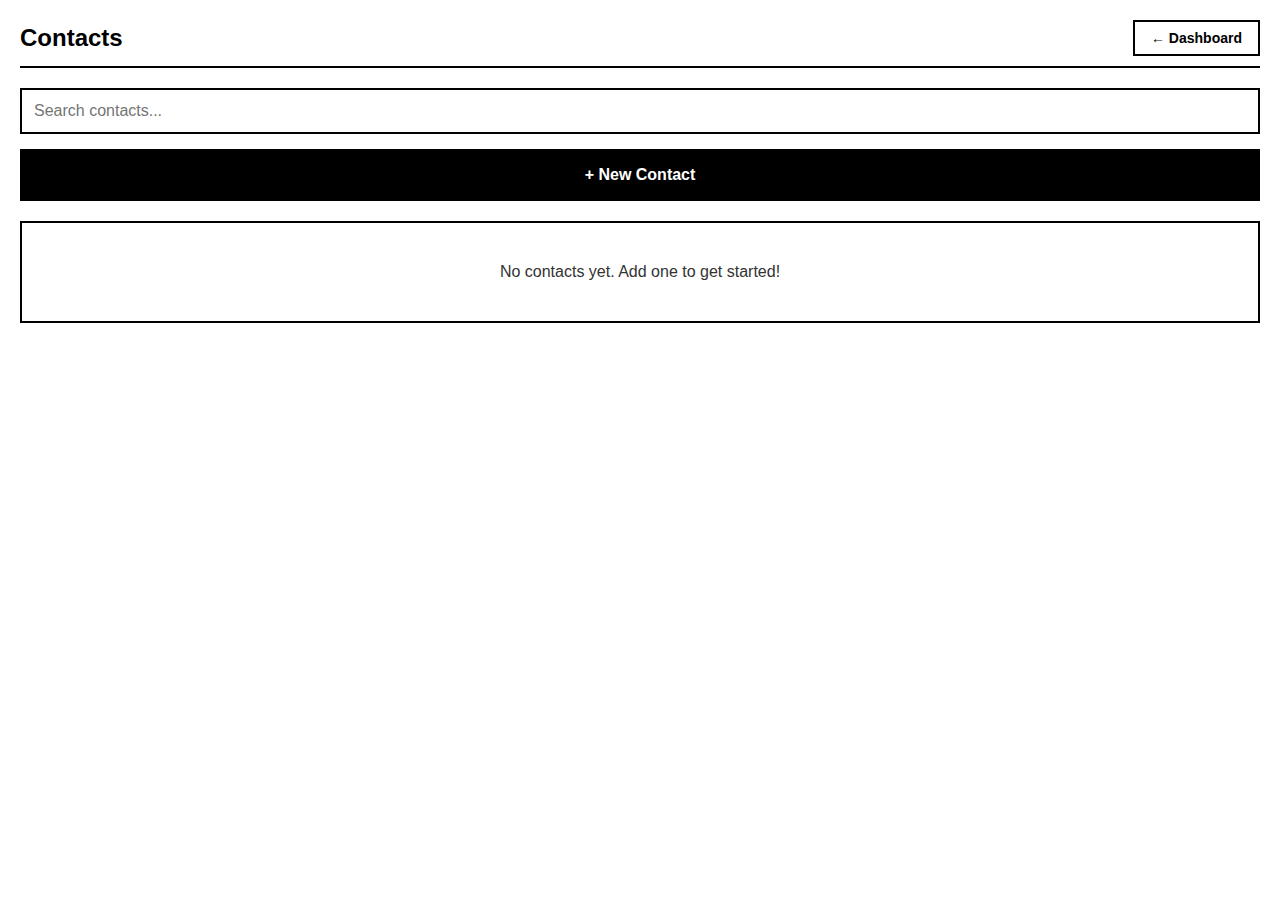
<file: kindle-apps/apps/contacts/index.html>
<!DOCTYPE html>
<html lang="en">
<head>
    <meta charset="UTF-8">
    <meta name="viewport" content="width=device-width, initial-scale=1.0">
    <title>Contacts - Kindle App</title>
    <style>
        :root {
            --background-color: #ffffff;
            --text-color: #000000;
            --border-color: #000000;
            --muted-color: #333333;
        }

        * {
            box-sizing: border-box;
            margin: 0;
            padding: 0;
        }

        body {
            font-family: Arial, sans-serif;
            background-color: var(--background-color);
            color: var(--text-color);
            padding: 20px;
            min-height: 100vh;
        }

        .header {
            display: flex;
            justify-content: space-between;
            align-items: center;
            margin-bottom: 20px;
            padding-bottom: 10px;
            border-bottom: 2px solid var(--border-color);
        }

        h1 {
            font-size: 24px;
        }

        .back-link {
            text-decoration: none;
            color: var(--text-color);
            border: 2px solid var(--border-color);
            padding: 8px 16px;
            font-size: 14px;
            font-weight: bold;
        }

        .back-link:hover {
            background-color: var(--text-color);
            color: var(--background-color);
        }

        /* List View */
        .contact-list-view {
            display: block;
        }

        .search-bar {
            margin-bottom: 15px;
        }

        .search-bar input {
            width: 100%;
            padding: 12px;
            border: 2px solid var(--border-color);
            font-size: 16px;
            background-color: var(--background-color);
            color: var(--text-color);
        }

        .add-contact-btn {
            width: 100%;
            padding: 15px;
            border: 2px solid var(--border-color);
            background-color: var(--text-color);
            color: var(--background-color);
            font-size: 16px;
            font-weight: bold;
            cursor: pointer;
            margin-bottom: 20px;
        }

        .add-contact-btn:hover {
            background-color: var(--background-color);
            color: var(--text-color);
        }

        .contacts-list {
            display: flex;
            flex-direction: column;
            gap: 10px;
        }

        .contact-item {
            border: 2px solid var(--border-color);
            padding: 15px;
            cursor: pointer;
        }

        .contact-item:hover {
            background-color: var(--text-color);
            color: var(--background-color);
        }

        .contact-name {
            font-size: 18px;
            font-weight: bold;
            margin-bottom: 5px;
        }

        .contact-preview {
            font-size: 14px;
            color: var(--muted-color);
        }

        .contact-item:hover .contact-preview {
            color: var(--background-color);
            opacity: 0.8;
        }

        .empty-state {
            text-align: center;
            padding: 40px;
            color: var(--muted-color);
            border: 2px solid var(--border-color);
        }

        /* Editor View */
        .contact-editor-view {
            display: none;
        }

        .editor-controls {
            display: flex;
            gap: 10px;
            margin-bottom: 20px;
        }

        .editor-btn {
            padding: 10px 20px;
            border: 2px solid var(--border-color);
            background-color: var(--background-color);
            color: var(--text-color);
            font-size: 14px;
            font-weight: bold;
            cursor: pointer;
        }

        .editor-btn:hover {
            background-color: var(--text-color);
            color: var(--background-color);
        }

        .editor-btn.primary {
            background-color: var(--text-color);
            color: var(--background-color);
        }

        .editor-btn.primary:hover {
            background-color: var(--background-color);
            color: var(--text-color);
        }

        .editor-btn.delete {
            margin-left: auto;
        }

        .contact-form {
            border: 2px solid var(--border-color);
            padding: 20px;
        }

        .form-section {
            margin-bottom: 20px;
        }

        .form-section:last-child {
            margin-bottom: 0;
        }

        .form-section h3 {
            font-size: 16px;
            margin-bottom: 12px;
            padding-bottom: 8px;
            border-bottom: 1px solid var(--border-color);
        }

        .form-field {
            margin-bottom: 12px;
        }

        .form-field label {
            display: block;
            font-size: 14px;
            margin-bottom: 5px;
            font-weight: bold;
        }

        .form-field input, .form-field textarea {
            width: 100%;
            padding: 10px;
            border: 2px solid var(--border-color);
            font-family: Arial, sans-serif;
            font-size: 16px;
            background-color: var(--background-color);
            color: var(--text-color);
        }

        .form-field textarea {
            min-height: 80px;
            resize: vertical;
        }

        .form-field input:focus, .form-field textarea:focus {
            outline: none;
        }

        @media (max-width: 640px) {
            .editor-controls {
                flex-wrap: wrap;
            }
        }
    </style>
</head>
<body>
    <div class="header">
        <h1>Contacts</h1>
        <a href="../../index.html" class="back-link">← Dashboard</a>
    </div>

    <!-- List View -->
    <div class="contact-list-view" id="contact-list-view">
        <div class="search-bar">
            <input type="text" id="search-input" placeholder="Search contacts...">
        </div>
        <button class="add-contact-btn" id="add-contact-btn">+ New Contact</button>
        <div class="contacts-list" id="contacts-list"></div>
    </div>

    <!-- Editor View -->
    <div class="contact-editor-view" id="contact-editor-view">
        <div class="editor-controls">
            <button class="editor-btn" id="back-to-list-btn">← Back</button>
            <button class="editor-btn primary" id="save-contact-btn">Save</button>
            <button class="editor-btn delete" id="delete-contact-btn">Delete</button>
        </div>

        <div class="contact-form">
            <div class="form-section">
                <h3>Basic Information</h3>
                <div class="form-field">
                    <label>Name *</label>
                    <input type="text" id="contact-name" required>
                </div>
                <div class="form-field">
                    <label>Nickname</label>
                    <input type="text" id="contact-nickname">
                </div>
            </div>

            <div class="form-section">
                <h3>Contact Details</h3>
                <div class="form-field">
                    <label>Phone Number</label>
                    <input type="tel" id="contact-phone">
                </div>
                <div class="form-field">
                    <label>Email Address</label>
                    <input type="email" id="contact-email">
                </div>
            </div>

            <div class="form-section">
                <h3>Address</h3>
                <div class="form-field">
                    <label>Street Address</label>
                    <textarea id="contact-address"></textarea>
                </div>
            </div>

            <div class="form-section">
                <h3>Social Media</h3>
                <div class="form-field">
                    <label>Twitter/X</label>
                    <input type="text" id="contact-twitter" placeholder="@username">
                </div>
                <div class="form-field">
                    <label>Instagram</label>
                    <input type="text" id="contact-instagram" placeholder="@username">
                </div>
                <div class="form-field">
                    <label>LinkedIn</label>
                    <input type="text" id="contact-linkedin" placeholder="linkedin.com/in/username">
                </div>
                <div class="form-field">
                    <label>Other Social</label>
                    <input type="text" id="contact-other-social" placeholder="Platform: @username">
                </div>
            </div>

            <div class="form-section">
                <h3>Notes</h3>
                <div class="form-field">
                    <textarea id="contact-notes" placeholder="Additional notes about this contact..."></textarea>
                </div>
            </div>
        </div>
    </div>

    <script src="../../confirm.js"></script>
    <script src="../../settings.js"></script>
    <script>
        const STORAGE_KEY = 'kindle-contacts';
        let contacts = [];
        let currentContactId = null;

        // Load contacts
        function loadContacts() {
            try {
                const stored = localStorage.getItem(STORAGE_KEY);
                if (stored) {
                    contacts = JSON.parse(stored);
                }
            } catch (e) {
                console.error('Error loading contacts:', e);
                contacts = [];
            }
        }

        // Save contacts
        function saveContacts() {
            try {
                localStorage.setItem(STORAGE_KEY, JSON.stringify(contacts));
            } catch (e) {
                console.error('Error saving contacts:', e);
            }
        }

        // Render contact list
        function renderContactList(searchTerm = '') {
            const listEl = document.getElementById('contacts-list');
            listEl.innerHTML = '';

            let filteredContacts = contacts;
            
            if (searchTerm) {
                const term = searchTerm.toLowerCase();
                filteredContacts = contacts.filter(c => 
                    c.name.toLowerCase().includes(term) ||
                    (c.nickname && c.nickname.toLowerCase().includes(term)) ||
                    (c.phone && c.phone.includes(term)) ||
                    (c.email && c.email.toLowerCase().includes(term))
                );
            }

            if (filteredContacts.length === 0) {
                listEl.innerHTML = searchTerm 
                    ? '<div class="empty-state">No contacts found.</div>'
                    : '<div class="empty-state">No contacts yet. Add one to get started!</div>';
                return;
            }

            // Sort alphabetically
            filteredContacts.sort((a, b) => a.name.localeCompare(b.name));

            filteredContacts.forEach(contact => {
                const contactDiv = document.createElement('div');
                contactDiv.className = 'contact-item';
                contactDiv.dataset.id = contact.id;

                const preview = [];
                if (contact.phone) preview.push(contact.phone);
                if (contact.email) preview.push(contact.email);

                contactDiv.innerHTML = `
                    <div class="contact-name">${escapeHtml(contact.name)}${contact.nickname ? ' (' + escapeHtml(contact.nickname) + ')' : ''}</div>
                    <div class="contact-preview">${escapeHtml(preview.join(' • '))}</div>
                `;

                listEl.appendChild(contactDiv);
            });
        }

        // Show list view
        function showListView() {
            document.getElementById('contact-list-view').style.display = 'block';
            document.getElementById('contact-editor-view').style.display = 'none';
            currentContactId = null;
            renderContactList(document.getElementById('search-input').value);
        }

        // Show editor view
        function showEditorView() {
            document.getElementById('contact-list-view').style.display = 'none';
            document.getElementById('contact-editor-view').style.display = 'block';
        }

        // Create new contact
        function createNewContact() {
            const newContact = {
                id: Date.now(),
                name: '',
                nickname: '',
                phone: '',
                email: '',
                address: '',
                twitter: '',
                instagram: '',
                linkedin: '',
                otherSocial: '',
                notes: '',
                createdAt: new Date().toISOString(),
                updatedAt: new Date().toISOString()
            };
            contacts.push(newContact);
            saveContacts();
            openContact(newContact.id);
        }

        // Open contact for editing
        function openContact(id) {
            currentContactId = id;
            const contact = contacts.find(c => c.id === id);
            
            if (!contact) {
                showListView();
                return;
            }

            document.getElementById('contact-name').value = contact.name || '';
            document.getElementById('contact-nickname').value = contact.nickname || '';
            document.getElementById('contact-phone').value = contact.phone || '';
            document.getElementById('contact-email').value = contact.email || '';
            document.getElementById('contact-address').value = contact.address || '';
            document.getElementById('contact-twitter').value = contact.twitter || '';
            document.getElementById('contact-instagram').value = contact.instagram || '';
            document.getElementById('contact-linkedin').value = contact.linkedin || '';
            document.getElementById('contact-other-social').value = contact.otherSocial || '';
            document.getElementById('contact-notes').value = contact.notes || '';
            
            showEditorView();
        }

        // Save current contact
        function saveCurrentContact() {
            if (!currentContactId) return;

            const contact = contacts.find(c => c.id === currentContactId);
            if (!contact) return;

            const name = document.getElementById('contact-name').value.trim();
            if (!name) {
                alert('Name is required');
                return;
            }

            contact.name = name;
            contact.nickname = document.getElementById('contact-nickname').value.trim();
            contact.phone = document.getElementById('contact-phone').value.trim();
            contact.email = document.getElementById('contact-email').value.trim();
            contact.address = document.getElementById('contact-address').value.trim();
            contact.twitter = document.getElementById('contact-twitter').value.trim();
            contact.instagram = document.getElementById('contact-instagram').value.trim();
            contact.linkedin = document.getElementById('contact-linkedin').value.trim();
            contact.otherSocial = document.getElementById('contact-other-social').value.trim();
            contact.notes = document.getElementById('contact-notes').value.trim();
            contact.updatedAt = new Date().toISOString();

            saveContacts();
            showListView();
        }

        // Delete current contact
        async function deleteCurrentContact() {
            if (!currentContactId) return;

            const confirmed = await showConfirmDialog({
                message: 'Delete this contact?',
                confirmText: 'Delete',
                destructive: true
            });

            if (!confirmed) return;

            contacts = contacts.filter(c => c.id !== currentContactId);
            saveContacts();
            showListView();
        }

        // Escape HTML
        function escapeHtml(text) {
            const div = document.createElement('div');
            div.textContent = text;
            return div.innerHTML;
        }

        // Event listeners
        document.getElementById('add-contact-btn').addEventListener('click', createNewContact);
        document.getElementById('back-to-list-btn').addEventListener('click', showListView);
        document.getElementById('save-contact-btn').addEventListener('click', saveCurrentContact);
        document.getElementById('delete-contact-btn').addEventListener('click', deleteCurrentContact);
        document.getElementById('search-input').addEventListener('input', (e) => {
            renderContactList(e.target.value);
        });

        // Event delegation for contact list
        document.getElementById('contacts-list').addEventListener('click', (e) => {
            const contactItem = e.target.closest('.contact-item');
            if (contactItem && contactItem.dataset.id) {
                const id = parseInt(contactItem.dataset.id);
                openContact(id);
            }
        });

        // Initialize
        document.addEventListener('DOMContentLoaded', () => {
            settingsManager.applyTheme();
            loadContacts();
            showListView();
        });
    </script>
</body>
</html>
</file>
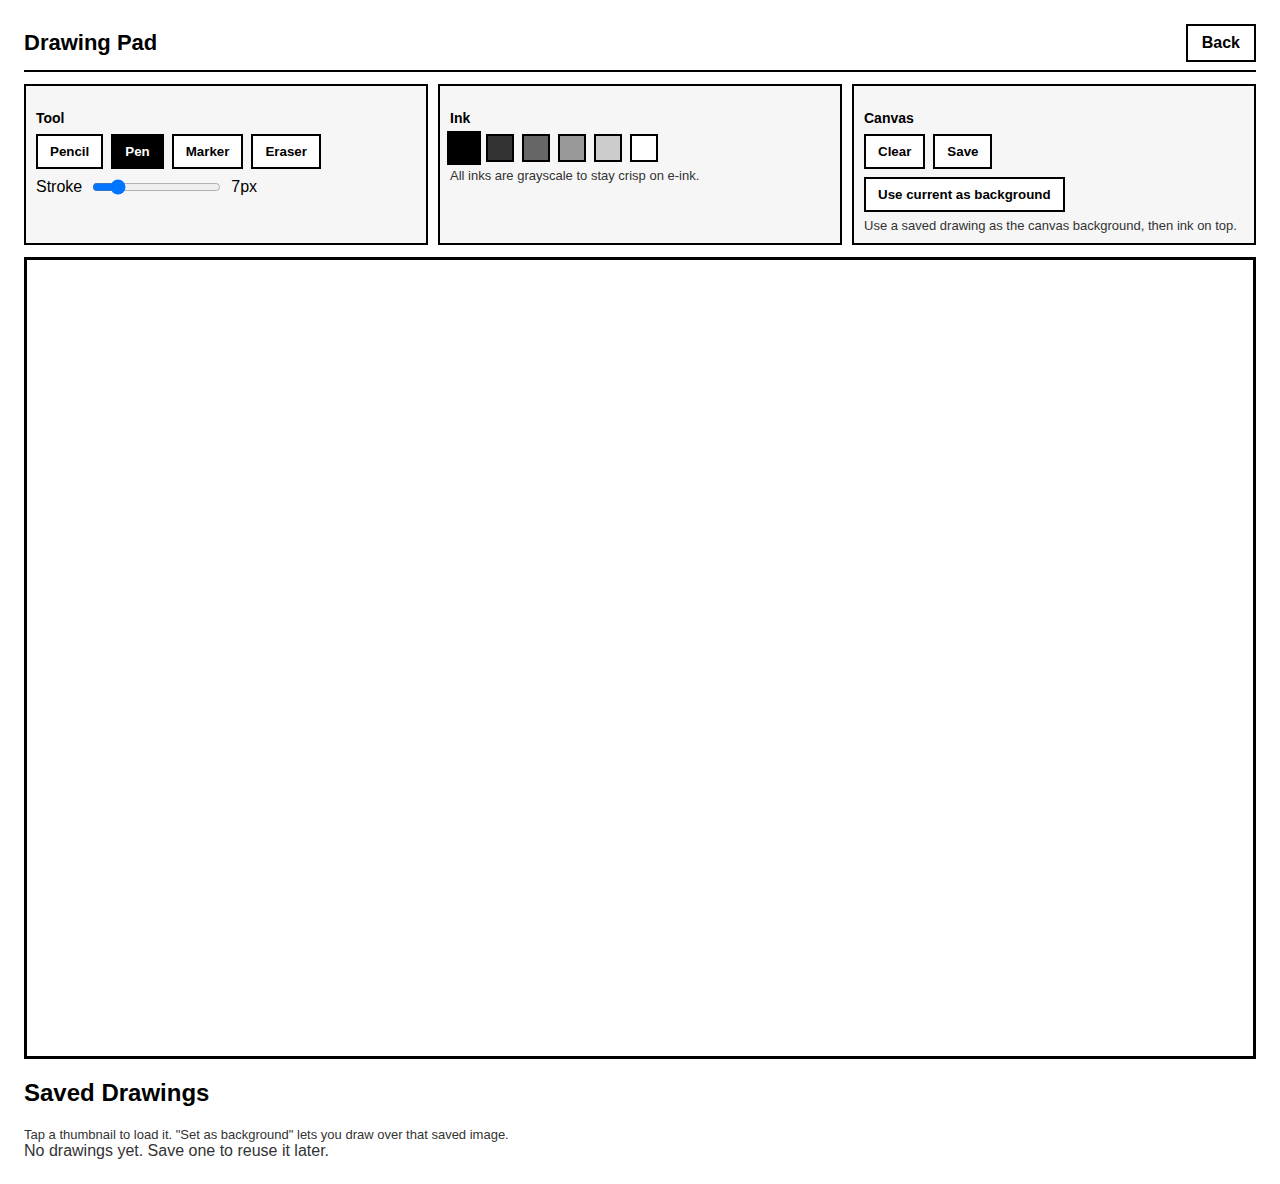
<file: kindle-apps/apps/drawing/index.html>
<!DOCTYPE html>
<html lang="en">
<head>
    <meta charset="UTF-8">
    <meta name="viewport" content="width=device-width, initial-scale=1.0">
    <title>Drawing Pad - Kindle App</title>
    <style>
        :root {
            --background-color: #ffffff;
            --text-color: #000000;
            --border-color: #000000;
            --muted-color: #444444;
            --surface-color: #f6f6f6;
        }

        * {
            box-sizing: border-box;
        }

        body {
            font-family: Arial, sans-serif;
            background: var(--background-color);
            color: var(--text-color);
            padding: 16px;
        }

        .header {
            display: flex;
            justify-content: space-between;
            align-items: center;
            margin-bottom: 12px;
            padding-bottom: 8px;
            border-bottom: 2px solid var(--border-color);
        }

        .title {
            font-size: 22px;
            font-weight: bold;
        }

        a.back-link {
            text-decoration: none;
            border: 2px solid var(--border-color);
            padding: 8px 14px;
            color: var(--text-color);
            font-weight: bold;
        }

        .toolbar {
            display: grid;
            grid-template-columns: repeat(auto-fit, minmax(220px, 1fr));
            gap: 10px;
            margin-bottom: 12px;
        }

        .tool-group {
            border: 2px solid var(--border-color);
            padding: 10px;
            background: var(--surface-color);
        }

        .tool-group h3 {
            font-size: 14px;
            margin-bottom: 8px;
        }

        .button-row {
            display: flex;
            flex-wrap: wrap;
            gap: 8px;
        }

        .btn {
            border: 2px solid var(--border-color);
            background: var(--background-color);
            color: var(--text-color);
            padding: 8px 12px;
            cursor: pointer;
            font-weight: bold;
        }

        .btn.active {
            background: var(--text-color);
            color: var(--background-color);
        }

        .color-dot {
            width: 28px;
            height: 28px;
            border: 2px solid var(--border-color);
            background: #000;
            cursor: pointer;
        }

        .color-dot.active {
            outline: 3px solid var(--border-color);
        }

        .slider-row {
            display: flex;
            align-items: center;
            gap: 8px;
            margin-top: 8px;
        }

        .canvas-wrapper {
            position: relative;
            border: 3px solid var(--border-color);
            background: var(--surface-color);
            min-height: 360px;
        }

        canvas {
            width: 100%;
            height: 100%;
            display: block;
        }

        .saved-drawings {
            margin-top: 16px;
        }

        .saved-grid {
            display: grid;
            grid-template-columns: repeat(auto-fit, minmax(160px, 1fr));
            gap: 10px;
        }

        .saved-card {
            border: 2px solid var(--border-color);
            padding: 8px;
            background: var(--surface-color);
        }

        .saved-card img {
            width: 100%;
            height: 140px;
            object-fit: contain;
            border: 1px solid var(--border-color);
            background: #fff;
        }

        .saved-actions {
            display: flex;
            gap: 6px;
            margin-top: 6px;
            flex-wrap: wrap;
        }

        .hint {
            color: var(--muted-color);
            font-size: 13px;
            margin-top: 6px;
        }

        @media (max-width: 600px) {
            .toolbar {
                grid-template-columns: 1fr;
            }
        }
    </style>
</head>
<body>
    <div class="header">
        <div class="title">Drawing Pad</div>
        <a class="back-link" href="../../index.html">Back</a>
    </div>

    <div class="toolbar">
        <div class="tool-group">
            <h3>Tool</h3>
            <div class="button-row" id="tool-buttons"></div>
            <div class="slider-row">
                <label for="size">Stroke</label>
                <input type="range" id="size" min="1" max="40" value="8">
                <span id="size-label">8px</span>
            </div>
        </div>
        <div class="tool-group">
            <h3>Ink</h3>
            <div class="button-row" id="color-buttons"></div>
            <div class="hint">All inks are grayscale to stay crisp on e-ink.</div>
        </div>
        <div class="tool-group">
            <h3>Canvas</h3>
            <div class="button-row">
                <button class="btn" id="clear-canvas">Clear</button>
                <button class="btn" id="save-drawing">Save</button>
            </div>
            <div class="button-row" style="margin-top:8px;">
                <button class="btn" id="use-as-background">Use current as background</button>
            </div>
            <div class="hint">Use a saved drawing as the canvas background, then ink on top.</div>
        </div>
    </div>

    <div class="canvas-wrapper" id="canvas-wrapper">
        <canvas id="drawing-canvas" width="900" height="600"></canvas>
    </div>

    <div class="saved-drawings">
        <h2>Saved Drawings</h2>
        <div class="hint">Tap a thumbnail to load it. "Set as background" lets you draw over that saved image.</div>
        <div class="saved-grid" id="saved-grid"></div>
    </div>

    <script src="../../settings.js"></script>
    <script>
        const STORAGE_KEY = 'kindle-drawing-notebook';
        const tools = {
            pencil: { label: 'Pencil', width: 4, alpha: 0.9 },
            pen: { label: 'Pen', width: 7, alpha: 1 },
            marker: { label: 'Marker', width: 16, alpha: 0.35 },
            eraser: { label: 'Eraser', width: 22, alpha: 1, mode: 'erase' }
        };
        const colors = ['#000000', '#333333', '#666666', '#999999', '#cccccc', '#ffffff'];

        let currentTool = 'pen';
        let currentColor = '#000000';
        let isDrawing = false;
        let lastX = 0;
        let lastY = 0;
        let savedDrawings = [];

        const canvas = document.getElementById('drawing-canvas');
        const ctx = canvas.getContext('2d');

        function resizeCanvas() {
            const wrapper = document.getElementById('canvas-wrapper');
            const data = canvas.toDataURL();
            const img = new Image();
            img.onload = () => {
                canvas.width = wrapper.clientWidth;
                canvas.height = Math.max(360, wrapper.clientWidth * 0.65);
                ctx.fillStyle = '#ffffff';
                ctx.fillRect(0, 0, canvas.width, canvas.height);
                ctx.drawImage(img, 0, 0, canvas.width, canvas.height);
            };
            img.src = data;
        }

        function setTool(toolKey) {
            currentTool = toolKey;
            document.querySelectorAll('#tool-buttons .btn').forEach(btn => {
                btn.classList.toggle('active', btn.dataset.tool === toolKey);
            });
            const tool = tools[toolKey];
            document.getElementById('size').value = tool.width;
            document.getElementById('size-label').textContent = tool.width + 'px';
        }

        function setColor(color) {
            currentColor = color;
            document.querySelectorAll('.color-dot').forEach(dot => {
                dot.classList.toggle('active', dot.dataset.color === color);
            });
        }

        function startDraw(x, y) {
            isDrawing = true;
            lastX = x;
            lastY = y;
        }

        function drawLine(x, y) {
            if (!isDrawing) return;
            const tool = tools[currentTool];
            ctx.lineJoin = 'round';
            ctx.lineCap = 'round';
            ctx.lineWidth = parseInt(document.getElementById('size').value, 10) || tool.width;

            if (tool.mode === 'erase') {
                ctx.globalCompositeOperation = 'destination-out';
                ctx.strokeStyle = 'rgba(0,0,0,1)';
                ctx.globalAlpha = 1;
            } else {
                ctx.globalCompositeOperation = 'source-over';
                ctx.strokeStyle = currentColor;
                ctx.globalAlpha = tool.alpha;
            }

            ctx.beginPath();
            ctx.moveTo(lastX, lastY);
            ctx.lineTo(x, y);
            ctx.stroke();
            lastX = x;
            lastY = y;
        }

        function stopDraw() {
            isDrawing = false;
        }

        function clearCanvas() {
            ctx.globalCompositeOperation = 'source-over';
            ctx.globalAlpha = 1;
            ctx.fillStyle = '#ffffff';
            ctx.fillRect(0, 0, canvas.width, canvas.height);
        }

        function saveDrawing() {
            const data = canvas.toDataURL('image/png');
            const entry = { id: Date.now(), data, createdAt: new Date().toISOString() };
            savedDrawings.unshift(entry);
            localStorage.setItem(STORAGE_KEY, JSON.stringify(savedDrawings.slice(0, 30)));
            renderSaved();
        }

        function loadDrawing(entry) {
            const img = new Image();
            img.onload = () => {
                clearCanvas();
                ctx.drawImage(img, 0, 0, canvas.width, canvas.height);
            };
            img.src = entry.data;
        }

        function useAsBackground(entry) {
            const wrapper = document.getElementById('canvas-wrapper');
            wrapper.style.backgroundImage = `url(${entry.data})`;
            wrapper.style.backgroundSize = 'contain';
            wrapper.style.backgroundRepeat = 'no-repeat';
            wrapper.style.backgroundPosition = 'center';
            clearCanvas();
        }

        function renderSaved() {
            const grid = document.getElementById('saved-grid');
            grid.innerHTML = '';

            if (savedDrawings.length === 0) {
                grid.innerHTML = '<div style="color: var(--muted-color);">No drawings yet. Save one to reuse it later.</div>';
                return;
            }

            savedDrawings.slice(0, 12).forEach(entry => {
                const card = document.createElement('div');
                card.className = 'saved-card';

                const img = document.createElement('img');
                img.src = entry.data;
                img.alt = 'Saved drawing';
                img.addEventListener('click', () => loadDrawing(entry));

                const actions = document.createElement('div');
                actions.className = 'saved-actions';

                const loadBtn = document.createElement('button');
                loadBtn.className = 'btn';
                loadBtn.textContent = 'Load';
                loadBtn.addEventListener('click', () => loadDrawing(entry));

                const bgBtn = document.createElement('button');
                bgBtn.className = 'btn';
                bgBtn.textContent = 'Set as background';
                bgBtn.addEventListener('click', () => useAsBackground(entry));

                actions.appendChild(loadBtn);
                actions.appendChild(bgBtn);

                card.appendChild(img);
                card.appendChild(actions);
                grid.appendChild(card);
            });
        }

        function loadSavedDrawings() {
            try {
                const stored = localStorage.getItem(STORAGE_KEY);
                savedDrawings = stored ? JSON.parse(stored) : [];
            } catch (error) {
                console.error('Failed to load drawings', error);
                savedDrawings = [];
            }
            renderSaved();
        }

        function bindToolbar() {
            const toolButtons = document.getElementById('tool-buttons');
            Object.entries(tools).forEach(([key, meta]) => {
                const btn = document.createElement('button');
                btn.className = 'btn';
                btn.dataset.tool = key;
                btn.textContent = meta.label;
                btn.addEventListener('click', () => setTool(key));
                toolButtons.appendChild(btn);
            });

            const colorButtons = document.getElementById('color-buttons');
            colors.forEach(color => {
                const dot = document.createElement('button');
                dot.className = 'color-dot';
                dot.dataset.color = color;
                dot.style.background = color;
                dot.addEventListener('click', () => setColor(color));
                colorButtons.appendChild(dot);
            });

            document.getElementById('size').addEventListener('input', (e) => {
                document.getElementById('size-label').textContent = `${e.target.value}px`;
            });

            document.getElementById('clear-canvas').addEventListener('click', clearCanvas);
            document.getElementById('save-drawing').addEventListener('click', saveDrawing);
            document.getElementById('use-as-background').addEventListener('click', () => {
                const data = canvas.toDataURL('image/png');
                useAsBackground({ data });
            });
        }

        function bindCanvas() {
            const wrapper = document.getElementById('canvas-wrapper');
            const toCanvasCoords = (event) => {
                const rect = canvas.getBoundingClientRect();
                return {
                    x: (event.clientX - rect.left) * (canvas.width / rect.width),
                    y: (event.clientY - rect.top) * (canvas.height / rect.height)
                };
            };

            const start = (event) => {
                const { x, y } = toCanvasCoords(event);
                startDraw(x, y);
            };

            const move = (event) => {
                const { x, y } = toCanvasCoords(event);
                drawLine(x, y);
            };

            wrapper.addEventListener('pointerdown', (e) => {
                wrapper.setPointerCapture(e.pointerId);
                start(e);
            });
            wrapper.addEventListener('pointermove', move);
            wrapper.addEventListener('pointerup', () => stopDraw());
            wrapper.addEventListener('pointerleave', () => stopDraw());
        }

        document.addEventListener('DOMContentLoaded', () => {
            settingsManager.applyTheme();
            bindToolbar();
            bindCanvas();
            loadSavedDrawings();
            resizeCanvas();
            setTool('pen');
            setColor('#000000');
            clearCanvas();
            window.addEventListener('resize', resizeCanvas);
        });
    </script>
</body>
</html>
</file>
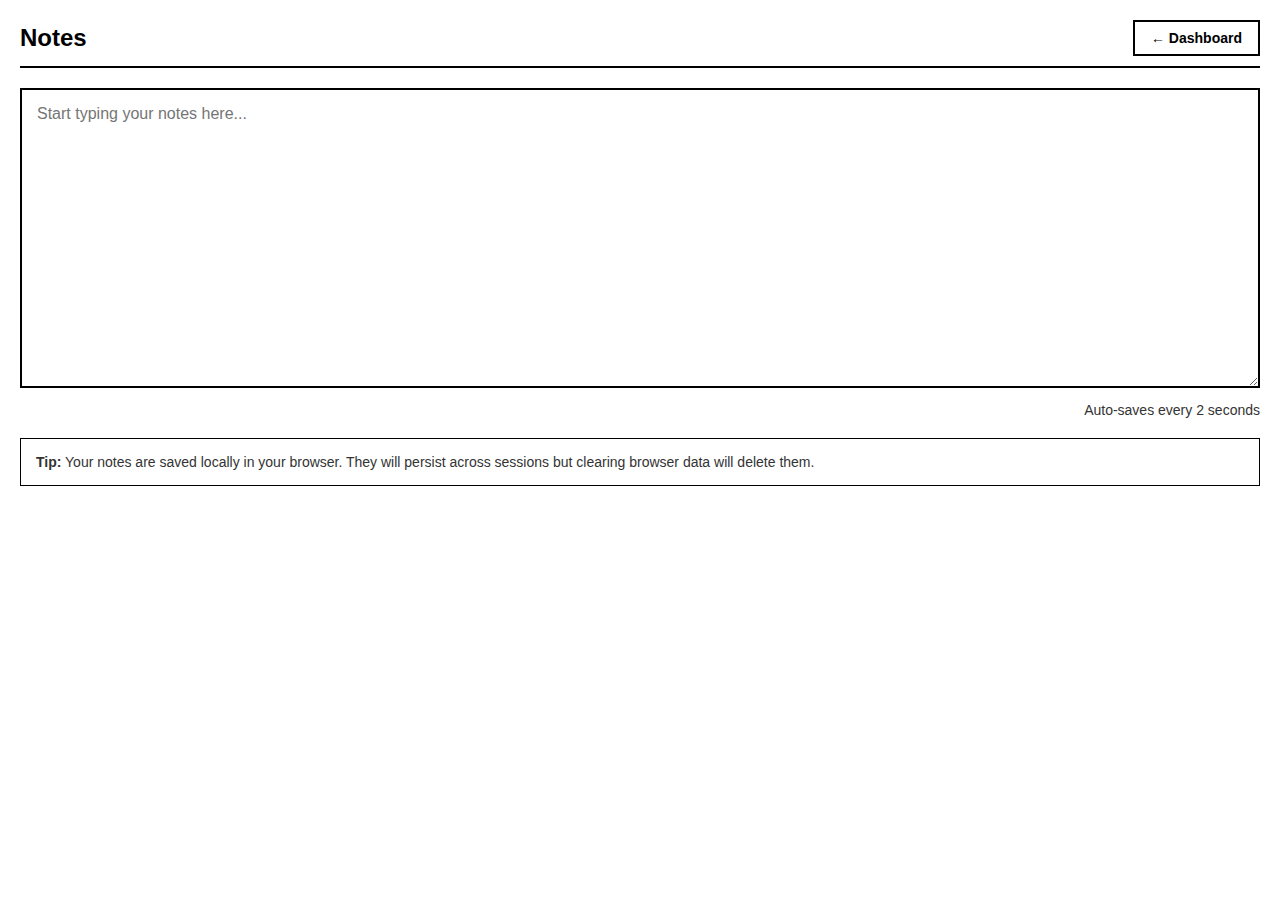
<file: kindle-apps/apps/notes/index.html>
<!DOCTYPE html>
<html lang="en">
<head>
    <meta charset="UTF-8">
    <meta name="viewport" content="width=device-width, initial-scale=1.0">
    <title>Notes - Kindle App</title>
    <style>
        * {
            box-sizing: border-box;
            margin: 0;
            padding: 0;
        }

        body {
            font-family: Arial, sans-serif;
            background-color: #ffffff;
            color: #000000;
            padding: 20px;
        }

        .header {
            display: flex;
            justify-content: space-between;
            align-items: center;
            margin-bottom: 20px;
            padding-bottom: 10px;
            border-bottom: 2px solid #000000;
        }

        h1 {
            font-size: 24px;
        }

        .back-link {
            text-decoration: none;
            color: #000000;
            border: 2px solid #000000;
            padding: 8px 16px;
            font-size: 14px;
            font-weight: bold;
        }

        textarea {
            width: 100%;
            min-height: 300px;
            padding: 15px;
            border: 2px solid #000000;
            font-family: Arial, sans-serif;
            font-size: 16px;
            background-color: #ffffff;
            color: #000000;
            resize: vertical;
        }

        textarea:focus {
            outline: none;
            border-color: #000000;
        }

        .save-status {
            margin-top: 10px;
            font-size: 14px;
            color: #333333;
            text-align: right;
        }

        .info {
            margin-top: 20px;
            padding: 15px;
            border: 1px solid #000000;
            font-size: 14px;
            color: #333333;
        }
    </style>
</head>
<body>
    <div class="header">
        <h1>Notes</h1>
        <a href="../../index.html" class="back-link">← Dashboard</a>
    </div>

    <textarea id="notepad" placeholder="Start typing your notes here..."></textarea>
    <div class="save-status" id="status">Auto-saves every 2 seconds</div>

    <div class="info">
        <strong>Tip:</strong> Your notes are saved locally in your browser. They will persist across sessions but clearing browser data will delete them.
    </div>

    <script>
        const textarea = document.getElementById('notepad');
        const status = document.getElementById('status');
        const STORAGE_KEY = 'kindle-notes';
        let saveTimeout;

        // Load saved notes
        function loadNotes() {
            const saved = localStorage.getItem(STORAGE_KEY);
            if (saved) {
                textarea.value = saved;
            }
        }

        // Save notes
        function saveNotes() {
            localStorage.setItem(STORAGE_KEY, textarea.value);
            status.textContent = 'Saved at ' + new Date().toLocaleTimeString();
        }

        // Auto-save on input
        textarea.addEventListener('input', () => {
            clearTimeout(saveTimeout);
            status.textContent = 'Saving...';
            saveTimeout = setTimeout(saveNotes, 2000);
        });

        // Load notes on page load
        loadNotes();
    </script>
</body>
</html>
</file>
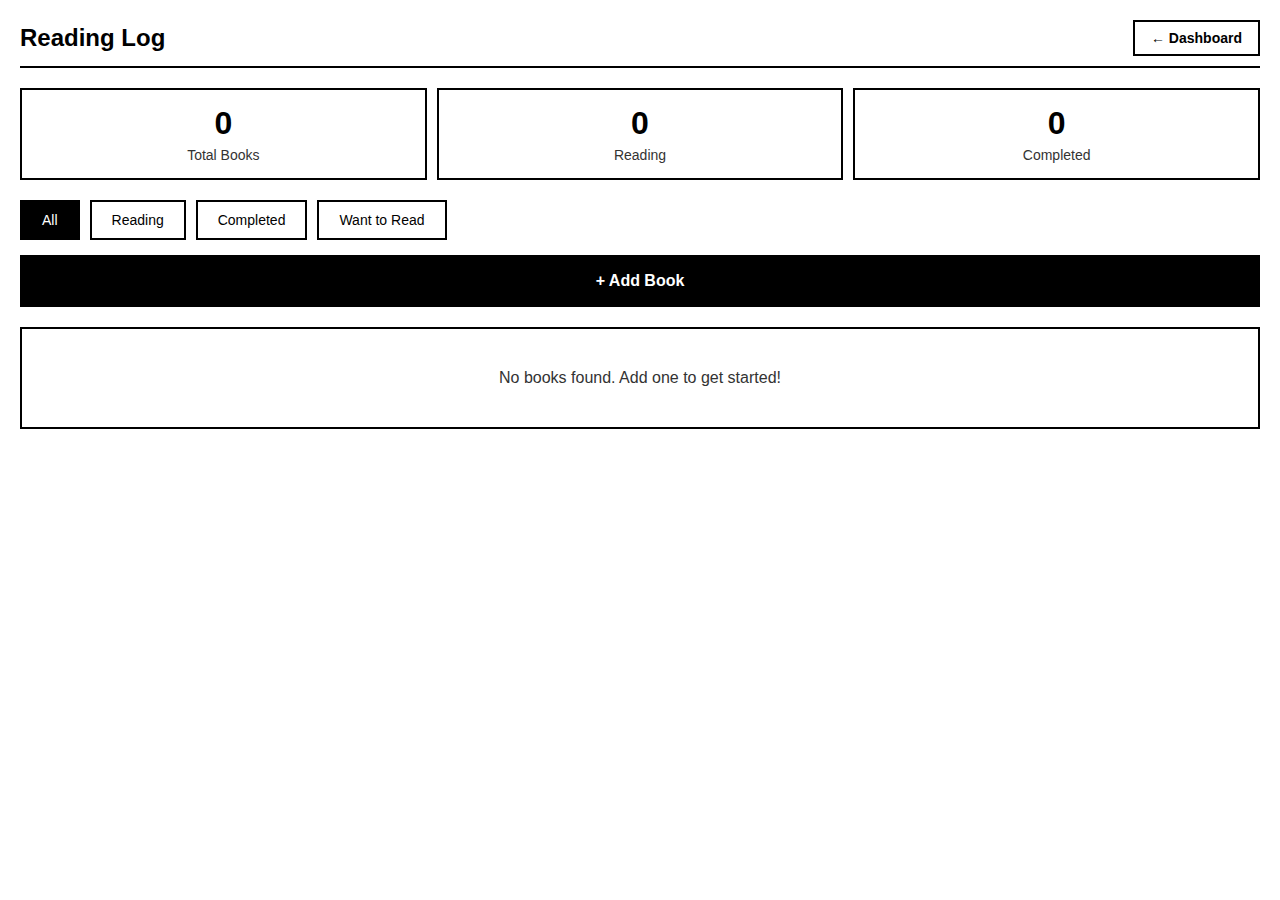
<file: kindle-apps/apps/reading-log/index.html>
<!DOCTYPE html>
<html lang="en">
<head>
    <meta charset="UTF-8">
    <meta name="viewport" content="width=device-width, initial-scale=1.0">
    <title>Reading Log - Kindle App</title>
    <style>
        :root {
            --background-color: #ffffff;
            --text-color: #000000;
            --border-color: #000000;
            --muted-color: #333333;
        }

        * {
            box-sizing: border-box;
            margin: 0;
            padding: 0;
        }

        body {
            font-family: Arial, sans-serif;
            background-color: var(--background-color);
            color: var(--text-color);
            padding: 20px;
            min-height: 100vh;
        }

        .header {
            display: flex;
            justify-content: space-between;
            align-items: center;
            margin-bottom: 20px;
            padding-bottom: 10px;
            border-bottom: 2px solid var(--border-color);
        }

        h1 {
            font-size: 24px;
        }

        .back-link {
            text-decoration: none;
            color: var(--text-color);
            border: 2px solid var(--border-color);
            padding: 8px 16px;
            font-size: 14px;
            font-weight: bold;
        }

        .back-link:hover {
            background-color: var(--text-color);
            color: var(--background-color);
        }

        /* List View */
        .book-list-view {
            display: block;
        }

        .stats-bar {
            display: grid;
            grid-template-columns: repeat(auto-fit, minmax(150px, 1fr));
            gap: 10px;
            margin-bottom: 20px;
        }

        .stat-box {
            border: 2px solid var(--border-color);
            padding: 15px;
            text-align: center;
        }

        .stat-number {
            font-size: 32px;
            font-weight: bold;
            margin-bottom: 5px;
        }

        .stat-label {
            font-size: 14px;
            color: var(--muted-color);
        }

        .filter-bar {
            display: flex;
            gap: 10px;
            margin-bottom: 15px;
        }

        .filter-btn {
            padding: 10px 20px;
            border: 2px solid var(--border-color);
            background-color: var(--background-color);
            color: var(--text-color);
            font-size: 14px;
            cursor: pointer;
        }

        .filter-btn.active {
            background-color: var(--text-color);
            color: var(--background-color);
        }

        .filter-btn:hover {
            background-color: var(--text-color);
            color: var(--background-color);
        }

        .add-book-btn {
            width: 100%;
            padding: 15px;
            border: 2px solid var(--border-color);
            background-color: var(--text-color);
            color: var(--background-color);
            font-size: 16px;
            font-weight: bold;
            cursor: pointer;
            margin-bottom: 20px;
        }

        .add-book-btn:hover {
            background-color: var(--background-color);
            color: var(--text-color);
        }

        .books-list {
            display: flex;
            flex-direction: column;
            gap: 10px;
        }

        .book-item {
            border: 2px solid var(--border-color);
            padding: 15px;
            cursor: pointer;
        }

        .book-item:hover {
            background-color: var(--text-color);
            color: var(--background-color);
        }

        .book-title {
            font-size: 18px;
            font-weight: bold;
            margin-bottom: 5px;
        }

        .book-author {
            font-size: 14px;
            color: var(--muted-color);
            margin-bottom: 5px;
        }

        .book-item:hover .book-author {
            color: var(--background-color);
            opacity: 0.8;
        }

        .book-status {
            font-size: 12px;
            padding: 4px 8px;
            border: 1px solid var(--border-color);
            display: inline-block;
            margin-top: 5px;
        }

        .book-item.completed .book-status {
            background-color: var(--text-color);
            color: var(--background-color);
        }

        .empty-state {
            text-align: center;
            padding: 40px;
            color: var(--muted-color);
            border: 2px solid var(--border-color);
        }

        /* Editor View */
        .book-editor-view {
            display: none;
        }

        .editor-controls {
            display: flex;
            gap: 10px;
            margin-bottom: 20px;
        }

        .editor-btn {
            padding: 10px 20px;
            border: 2px solid var(--border-color);
            background-color: var(--background-color);
            color: var(--text-color);
            font-size: 14px;
            font-weight: bold;
            cursor: pointer;
        }

        .editor-btn:hover {
            background-color: var(--text-color);
            color: var(--background-color);
        }

        .editor-btn.primary {
            background-color: var(--text-color);
            color: var(--background-color);
        }

        .editor-btn.primary:hover {
            background-color: var(--background-color);
            color: var(--text-color);
        }

        .editor-btn.delete {
            margin-left: auto;
        }

        .book-form {
            border: 2px solid var(--border-color);
            padding: 20px;
        }

        .form-section {
            margin-bottom: 20px;
        }

        .form-section:last-child {
            margin-bottom: 0;
        }

        .form-section h3 {
            font-size: 16px;
            margin-bottom: 12px;
            padding-bottom: 8px;
            border-bottom: 1px solid var(--border-color);
        }

        .form-field {
            margin-bottom: 12px;
        }

        .form-field label {
            display: block;
            font-size: 14px;
            margin-bottom: 5px;
            font-weight: bold;
        }

        .form-field input, .form-field textarea, .form-field select {
            width: 100%;
            padding: 10px;
            border: 2px solid var(--border-color);
            font-family: Arial, sans-serif;
            font-size: 16px;
            background-color: var(--background-color);
            color: var(--text-color);
        }

        .form-field textarea {
            min-height: 100px;
            resize: vertical;
        }

        .rating-stars {
            display: flex;
            gap: 5px;
            font-size: 24px;
        }

        .star {
            cursor: pointer;
            user-select: none;
        }

        .star.filled {
            color: var(--text-color);
        }

        .star.empty {
            color: var(--muted-color);
        }
    </style>
</head>
<body>
    <div class="header">
        <h1>Reading Log</h1>
        <a href="../../index.html" class="back-link">← Dashboard</a>
    </div>

    <!-- List View -->
    <div class="book-list-view" id="book-list-view">
        <div class="stats-bar" id="stats-bar">
            <div class="stat-box">
                <div class="stat-number" id="stat-total">0</div>
                <div class="stat-label">Total Books</div>
            </div>
            <div class="stat-box">
                <div class="stat-number" id="stat-reading">0</div>
                <div class="stat-label">Reading</div>
            </div>
            <div class="stat-box">
                <div class="stat-number" id="stat-completed">0</div>
                <div class="stat-label">Completed</div>
            </div>
        </div>

        <div class="filter-bar">
            <button class="filter-btn active" data-filter="all">All</button>
            <button class="filter-btn" data-filter="reading">Reading</button>
            <button class="filter-btn" data-filter="completed">Completed</button>
            <button class="filter-btn" data-filter="want-to-read">Want to Read</button>
        </div>

        <button class="add-book-btn" id="add-book-btn">+ Add Book</button>
        <div class="books-list" id="books-list"></div>
    </div>

    <!-- Editor View -->
    <div class="book-editor-view" id="book-editor-view">
        <div class="editor-controls">
            <button class="editor-btn" id="back-to-list-btn">← Back</button>
            <button class="editor-btn primary" id="save-book-btn">Save</button>
            <button class="editor-btn delete" id="delete-book-btn">Delete</button>
        </div>

        <div class="book-form">
            <div class="form-section">
                <h3>Book Information</h3>
                <div class="form-field">
                    <label>Title *</label>
                    <input type="text" id="book-title" required>
                </div>
                <div class="form-field">
                    <label>Author</label>
                    <input type="text" id="book-author">
                </div>
                <div class="form-field">
                    <label>Status</label>
                    <select id="book-status">
                        <option value="want-to-read">Want to Read</option>
                        <option value="reading">Currently Reading</option>
                        <option value="completed">Completed</option>
                    </select>
                </div>
            </div>

            <div class="form-section">
                <h3>Rating & Review</h3>
                <div class="form-field">
                    <label>Rating</label>
                    <div class="rating-stars" id="rating-stars">
                        <span class="star empty" data-rating="1">★</span>
                        <span class="star empty" data-rating="2">★</span>
                        <span class="star empty" data-rating="3">★</span>
                        <span class="star empty" data-rating="4">★</span>
                        <span class="star empty" data-rating="5">★</span>
                    </div>
                    <input type="hidden" id="book-rating" value="0">
                </div>
                <div class="form-field">
                    <label>Review / Notes</label>
                    <textarea id="book-notes" placeholder="Your thoughts about this book..."></textarea>
                </div>
            </div>

            <div class="form-section">
                <h3>Dates</h3>
                <div class="form-field">
                    <label>Start Date</label>
                    <input type="date" id="book-start-date">
                </div>
                <div class="form-field">
                    <label>Finish Date</label>
                    <input type="date" id="book-finish-date">
                </div>
            </div>
        </div>
    </div>

    <script src="../../settings.js"></script>
    <script>
        const STORAGE_KEY = 'kindle-reading-log';
        let books = [];
        let currentBookId = null;
        let currentFilter = 'all';

        // Load books
        function loadBooks() {
            try {
                const stored = localStorage.getItem(STORAGE_KEY);
                if (stored) {
                    books = JSON.parse(stored);
                }
            } catch (e) {
                console.error('Error loading books:', e);
                books = [];
            }
        }

        // Save books
        function saveBooks() {
            try {
                localStorage.setItem(STORAGE_KEY, JSON.stringify(books));
            } catch (e) {
                console.error('Error saving books:', e);
            }
        }

        // Update statistics
        function updateStats() {
            const total = books.length;
            const reading = books.filter(b => b.status === 'reading').length;
            const completed = books.filter(b => b.status === 'completed').length;

            document.getElementById('stat-total').textContent = total;
            document.getElementById('stat-reading').textContent = reading;
            document.getElementById('stat-completed').textContent = completed;
        }

        // Render book list
        function renderBookList() {
            const listEl = document.getElementById('books-list');
            listEl.innerHTML = '';

            let filteredBooks = books;
            if (currentFilter !== 'all') {
                filteredBooks = books.filter(b => b.status === currentFilter);
            }

            if (filteredBooks.length === 0) {
                listEl.innerHTML = '<div class="empty-state">No books found. Add one to get started!</div>';
                return;
            }

            // Sort by updated date
            filteredBooks.sort((a, b) => new Date(b.updatedAt) - new Date(a.updatedAt));

            filteredBooks.forEach(book => {
                const bookDiv = document.createElement('div');
                bookDiv.className = 'book-item ' + book.status;
                bookDiv.setAttribute('data-book-id', book.id);

                const statusText = {
                    'want-to-read': 'Want to Read',
                    'reading': 'Reading',
                    'completed': 'Completed'
                };

                const rating = book.rating > 0 ? ' • ' + '★'.repeat(book.rating) : '';

                bookDiv.innerHTML = `
                    <div class="book-title">${escapeHtml(book.title)}</div>
                    <div class="book-author">${escapeHtml(book.author || 'Unknown Author')}${rating}</div>
                    <span class="book-status">${statusText[book.status]}</span>
                `;

                listEl.appendChild(bookDiv);
            });

            updateStats();
        }

        // Show list view
        function showListView() {
            document.getElementById('book-list-view').style.display = 'block';
            document.getElementById('book-editor-view').style.display = 'none';
            currentBookId = null;
            renderBookList();
        }

        // Show editor view
        function showEditorView() {
            document.getElementById('book-list-view').style.display = 'none';
            document.getElementById('book-editor-view').style.display = 'block';
        }

        // Create new book
        function createNewBook() {
            const newBook = {
                id: Date.now(),
                title: '',
                author: '',
                status: 'want-to-read',
                rating: 0,
                notes: '',
                startDate: '',
                finishDate: '',
                createdAt: new Date().toISOString(),
                updatedAt: new Date().toISOString()
            };
            books.push(newBook);
            saveBooks();
            openBook(newBook.id);
        }

        // Open book for editing
        function openBook(id) {
            currentBookId = id;
            const book = books.find(b => b.id === id);
            
            if (!book) {
                showListView();
                return;
            }

            document.getElementById('book-title').value = book.title || '';
            document.getElementById('book-author').value = book.author || '';
            document.getElementById('book-status').value = book.status || 'want-to-read';
            document.getElementById('book-rating').value = book.rating || 0;
            document.getElementById('book-notes').value = book.notes || '';
            document.getElementById('book-start-date').value = book.startDate || '';
            document.getElementById('book-finish-date').value = book.finishDate || '';
            
            updateRatingDisplay(book.rating || 0);
            showEditorView();
        }

        // Update rating display
        function updateRatingDisplay(rating) {
            const stars = document.querySelectorAll('.star');
            stars.forEach((star, index) => {
                if (index < rating) {
                    star.className = 'star filled';
                } else {
                    star.className = 'star empty';
                }
            });
        }

        // Save current book
        function saveCurrentBook() {
            if (!currentBookId) return;

            const book = books.find(b => b.id === currentBookId);
            if (!book) return;

            const title = document.getElementById('book-title').value.trim();
            if (!title) {
                alert('Title is required');
                return;
            }

            book.title = title;
            book.author = document.getElementById('book-author').value.trim();
            book.status = document.getElementById('book-status').value;
            book.rating = parseInt(document.getElementById('book-rating').value) || 0;
            book.notes = document.getElementById('book-notes').value.trim();
            book.startDate = document.getElementById('book-start-date').value;
            book.finishDate = document.getElementById('book-finish-date').value;
            book.updatedAt = new Date().toISOString();

            saveBooks();
            showListView();
        }

        // Delete current book
        function deleteCurrentBook() {
            if (!currentBookId) return;

            if (confirm('Are you sure you want to delete this book?')) {
                books = books.filter(b => b.id !== currentBookId);
                saveBooks();
                showListView();
            }
        }

        // Escape HTML
        function escapeHtml(text) {
            const div = document.createElement('div');
            div.textContent = text;
            return div.innerHTML;
        }

        // Setup rating stars
        document.querySelectorAll('.star').forEach(star => {
            star.addEventListener('click', () => {
                const rating = parseInt(star.dataset.rating);
                document.getElementById('book-rating').value = rating;
                updateRatingDisplay(rating);
            });
        });

        // Setup filter buttons
        document.querySelectorAll('.filter-btn').forEach(btn => {
            btn.addEventListener('click', () => {
                document.querySelectorAll('.filter-btn').forEach(b => b.classList.remove('active'));
                btn.classList.add('active');
                currentFilter = btn.dataset.filter;
                renderBookList();
            });
        });

        // Event listeners
        document.getElementById('add-book-btn').addEventListener('click', createNewBook);
        document.getElementById('back-to-list-btn').addEventListener('click', showListView);
        document.getElementById('save-book-btn').addEventListener('click', saveCurrentBook);
        document.getElementById('delete-book-btn').addEventListener('click', deleteCurrentBook);

        // Event delegation for book list interactions
        document.getElementById('books-list').addEventListener('click', (e) => {
            const bookItem = e.target.closest('.book-item');
            if (bookItem) {
                const bookId = parseInt(bookItem.getAttribute('data-book-id'));
                openBook(bookId);
            }
        });

        // Initialize
        document.addEventListener('DOMContentLoaded', () => {
            settingsManager.applyTheme();
            loadBooks();
            showListView();
        });
    </script>
</body>
</html>
</file>
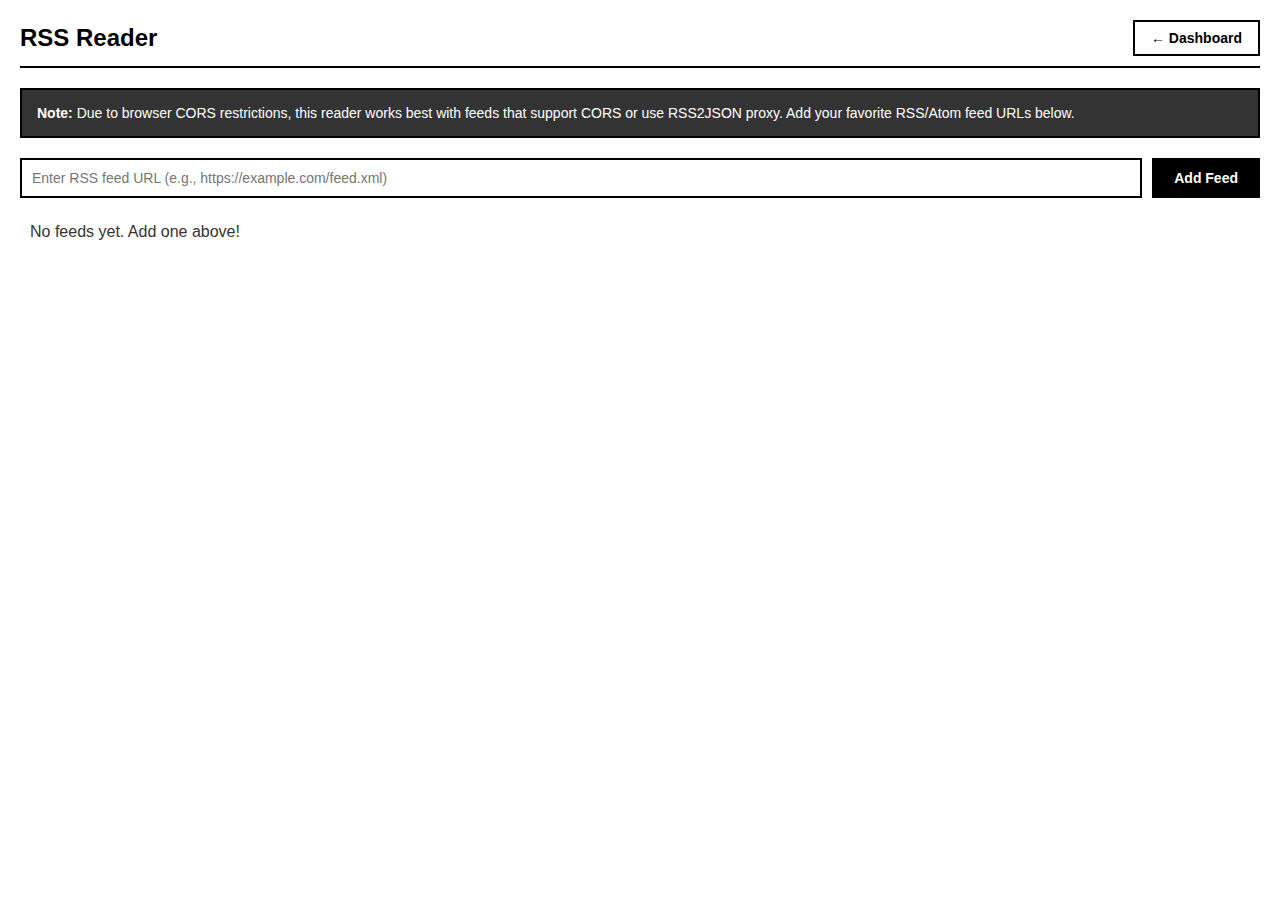
<file: kindle-apps/apps/rss/index.html>
<!DOCTYPE html>
<html lang="en">
<head>
    <meta charset="UTF-8">
    <meta name="viewport" content="width=device-width, initial-scale=1.0">
    <title>RSS Reader - Kindle App</title>
    <style>
        :root {
            --background-color: #ffffff;
            --text-color: #000000;
            --border-color: #000000;
            --muted-color: #333333;
        }

        * {
            box-sizing: border-box;
            margin: 0;
            padding: 0;
        }

        body {
            font-family: Arial, sans-serif;
            background-color: var(--background-color);
            color: var(--text-color);
            padding: 20px;
            min-height: 100vh;
        }

        .header {
            display: flex;
            justify-content: space-between;
            align-items: center;
            margin-bottom: 20px;
            padding-bottom: 10px;
            border-bottom: 2px solid var(--border-color);
        }

        h1 {
            font-size: 24px;
        }

        .back-link {
            text-decoration: none;
            color: var(--text-color);
            border: 2px solid var(--border-color);
            padding: 8px 16px;
            font-size: 14px;
            font-weight: bold;
        }

        .back-link:hover {
            background-color: var(--text-color);
            color: var(--background-color);
        }

        .feed-manager {
            margin-bottom: 20px;
        }

        .add-feed {
            display: flex;
            gap: 10px;
            margin-bottom: 15px;
        }

        .add-feed input {
            flex: 1;
            padding: 10px;
            border: 2px solid var(--border-color);
            font-size: 14px;
            background-color: var(--background-color);
            color: var(--text-color);
        }

        .add-feed button {
            padding: 10px 20px;
            border: 2px solid var(--border-color);
            background-color: var(--text-color);
            color: var(--background-color);
            font-size: 14px;
            font-weight: bold;
            cursor: pointer;
        }

        .add-feed button:hover {
            background-color: var(--background-color);
            color: var(--text-color);
        }

        .feed-list {
            display: flex;
            flex-wrap: wrap;
            gap: 10px;
            margin-bottom: 20px;
        }

        .feed-pill {
            padding: 8px 15px;
            border: 2px solid var(--border-color);
            background-color: var(--background-color);
            color: var(--text-color);
            font-size: 14px;
            cursor: pointer;
            display: flex;
            align-items: center;
            gap: 10px;
        }

        .feed-pill.active {
            background-color: var(--text-color);
            color: var(--background-color);
        }

        .feed-pill:hover {
            background-color: var(--text-color);
            color: var(--background-color);
        }

        .feed-remove {
            font-weight: bold;
            cursor: pointer;
        }

        .articles-list {
            display: flex;
            flex-direction: column;
            gap: 15px;
        }

        .article-item {
            border: 2px solid var(--border-color);
            padding: 15px;
        }

        .article-title {
            font-size: 18px;
            font-weight: bold;
            margin-bottom: 8px;
            cursor: pointer;
        }

        .article-title:hover {
            text-decoration: underline;
        }

        .article-meta {
            font-size: 12px;
            color: var(--muted-color);
            margin-bottom: 8px;
        }

        .article-description {
            font-size: 14px;
            margin-bottom: 10px;
            line-height: 1.5;
        }

        .article-link {
            display: inline-block;
            padding: 8px 15px;
            border: 2px solid var(--border-color);
            background-color: var(--background-color);
            color: var(--text-color);
            text-decoration: none;
            font-size: 14px;
            font-weight: bold;
        }

        .article-link:hover {
            background-color: var(--text-color);
            color: var(--background-color);
        }

        .loading, .error, .empty-state {
            text-align: center;
            padding: 40px;
            border: 2px solid var(--border-color);
            color: var(--muted-color);
        }

        .error {
            color: var(--text-color);
        }

        .info-box {
            padding: 15px;
            border: 2px solid var(--border-color);
            margin-bottom: 20px;
            font-size: 14px;
            background-color: var(--muted-color);
            color: var(--background-color);
        }
    </style>
</head>
<body>
    <div class="header">
        <h1>RSS Reader</h1>
        <a href="../../index.html" class="back-link">← Dashboard</a>
    </div>

    <div class="info-box">
        <strong>Note:</strong> Due to browser CORS restrictions, this reader works best with feeds that support CORS or use RSS2JSON proxy. Add your favorite RSS/Atom feed URLs below.
    </div>

    <div class="feed-manager">
        <div class="add-feed">
            <input type="url" id="feed-url" placeholder="Enter RSS feed URL (e.g., https://example.com/feed.xml)">
            <button id="add-feed-btn">Add Feed</button>
        </div>
        <div class="feed-list" id="feed-list"></div>
    </div>

    <div class="articles-list" id="articles-list"></div>

    <script src="../../settings.js"></script>
    <script>
        const STORAGE_KEY = 'kindle-rss-feeds';
        let feeds = [];
        let currentFeed = null;

        // Load feeds from storage
        function loadFeeds() {
            try {
                const stored = localStorage.getItem(STORAGE_KEY);
                if (stored) {
                    feeds = JSON.parse(stored);
                } else {
                    // Default feeds (CORS-enabled examples)
                    feeds = [];
                }
            } catch (e) {
                console.error('Error loading feeds:', e);
                feeds = [];
            }
            renderFeeds();
        }

        // Save feeds to storage
        function saveFeeds() {
            try {
                localStorage.setItem(STORAGE_KEY, JSON.stringify(feeds));
            } catch (e) {
                console.error('Error saving feeds:', e);
            }
        }

        // Add new feed
        function addFeed() {
            const input = document.getElementById('feed-url');
            const url = input.value.trim();
            
            if (url) {
                if (!feeds.find(f => f.url === url)) {
                    feeds.push({ url, title: url });
                    saveFeeds();
                    renderFeeds();
                    input.value = '';
                }
            }
        }

        // Remove feed
        function removeFeed(url) {
            feeds = feeds.filter(f => f.url !== url);
            if (currentFeed === url) {
                currentFeed = null;
                document.getElementById('articles-list').innerHTML = '';
            }
            saveFeeds();
            renderFeeds();
        }

        // Render feed list
        function renderFeeds() {
            const listEl = document.getElementById('feed-list');
            listEl.innerHTML = '';

            if (feeds.length === 0) {
                listEl.innerHTML = '<div style="color: var(--muted-color); padding: 10px;">No feeds yet. Add one above!</div>';
                return;
            }

            feeds.forEach(feed => {
                const pill = document.createElement('div');
                pill.className = 'feed-pill' + (currentFeed === feed.url ? ' active' : '');
                pill.dataset.url = feed.url;
                
                const title = document.createElement('span');
                title.textContent = feed.title;
                
                const remove = document.createElement('span');
                remove.className = 'feed-remove';
                remove.textContent = '×';
                remove.dataset.action = 'remove';
                
                pill.appendChild(title);
                pill.appendChild(remove);
                listEl.appendChild(pill);
            });
        }

        // Load feed articles
        async function loadFeed(url) {
            currentFeed = url;
            renderFeeds();
            
            const articlesEl = document.getElementById('articles-list');
            articlesEl.innerHTML = '<div class="loading">Loading articles...</div>';

            try {
                // Use RSS2JSON service as a CORS proxy
                const proxyUrl = `https://api.rss2json.com/v1/api.json?rss_url=${encodeURIComponent(url)}`;
                const response = await fetch(proxyUrl);
                
                if (!response.ok) throw new Error('Failed to fetch feed');
                
                const data = await response.json();
                
                if (data.status !== 'ok') throw new Error(data.message || 'Invalid feed');
                
                // Update feed title
                const feed = feeds.find(f => f.url === url);
                if (feed && data.feed && data.feed.title) {
                    feed.title = data.feed.title;
                    saveFeeds();
                    renderFeeds();
                }
                
                renderArticles(data.items || []);
            } catch (error) {
                console.error('Error loading feed:', error);
                articlesEl.innerHTML = `<div class="error">Failed to load feed: ${error.message}<br><br>Try another feed or check the URL.</div>`;
            }
        }

        // Render articles
        function renderArticles(items) {
            const articlesEl = document.getElementById('articles-list');
            articlesEl.innerHTML = '';

            if (items.length === 0) {
                articlesEl.innerHTML = '<div class="empty-state">No articles found in this feed.</div>';
                return;
            }

            items.forEach(item => {
                const article = document.createElement('div');
                article.className = 'article-item';
                
                const title = document.createElement('div');
                title.className = 'article-title';
                title.textContent = item.title || 'Untitled';
                title.dataset.link = item.link;
                
                const meta = document.createElement('div');
                meta.className = 'article-meta';
                const date = item.pubDate ? new Date(item.pubDate).toLocaleDateString() : 'No date';
                const author = item.author ? ` • ${item.author}` : '';
                meta.textContent = date + author;
                
                const description = document.createElement('div');
                description.className = 'article-description';
                // Strip HTML tags and limit length
                const text = (item.description || item.content || '').replace(/<[^>]*>/g, '');
                description.textContent = text.substring(0, 300) + (text.length > 300 ? '...' : '');
                
                const link = document.createElement('a');
                link.className = 'article-link';
                link.href = item.link;
                link.target = '_blank';
                link.textContent = 'Read More →';
                
                article.appendChild(title);
                article.appendChild(meta);
                article.appendChild(description);
                article.appendChild(link);
                
                articlesEl.appendChild(article);
            });
        }

        // Event listeners
        document.getElementById('add-feed-btn').addEventListener('click', addFeed);
        document.getElementById('feed-url').addEventListener('keypress', (e) => {
            if (e.key === 'Enter') addFeed();
        });

        // Event delegation for feed list
        document.getElementById('feed-list').addEventListener('click', (e) => {
            const target = e.target;
            
            // Check if remove button was clicked
            if (target.dataset.action === 'remove') {
                e.stopPropagation();
                const pill = target.closest('.feed-pill');
                if (pill && pill.dataset.url) {
                    removeFeed(pill.dataset.url);
                }
                return;
            }
            
            // Load feed if pill was clicked
            const pill = target.closest('.feed-pill');
            if (pill && pill.dataset.url) {
                loadFeed(pill.dataset.url);
            }
        });

        // Event delegation for article titles
        document.getElementById('articles-list').addEventListener('click', (e) => {
            if (e.target.classList.contains('article-title') && e.target.dataset.link) {
                window.open(e.target.dataset.link, '_blank');
            }
        });

        // Initialize
        document.addEventListener('DOMContentLoaded', () => {
            settingsManager.applyTheme();
            loadFeeds();
        });
    </script>
</body>
</html>
</file>
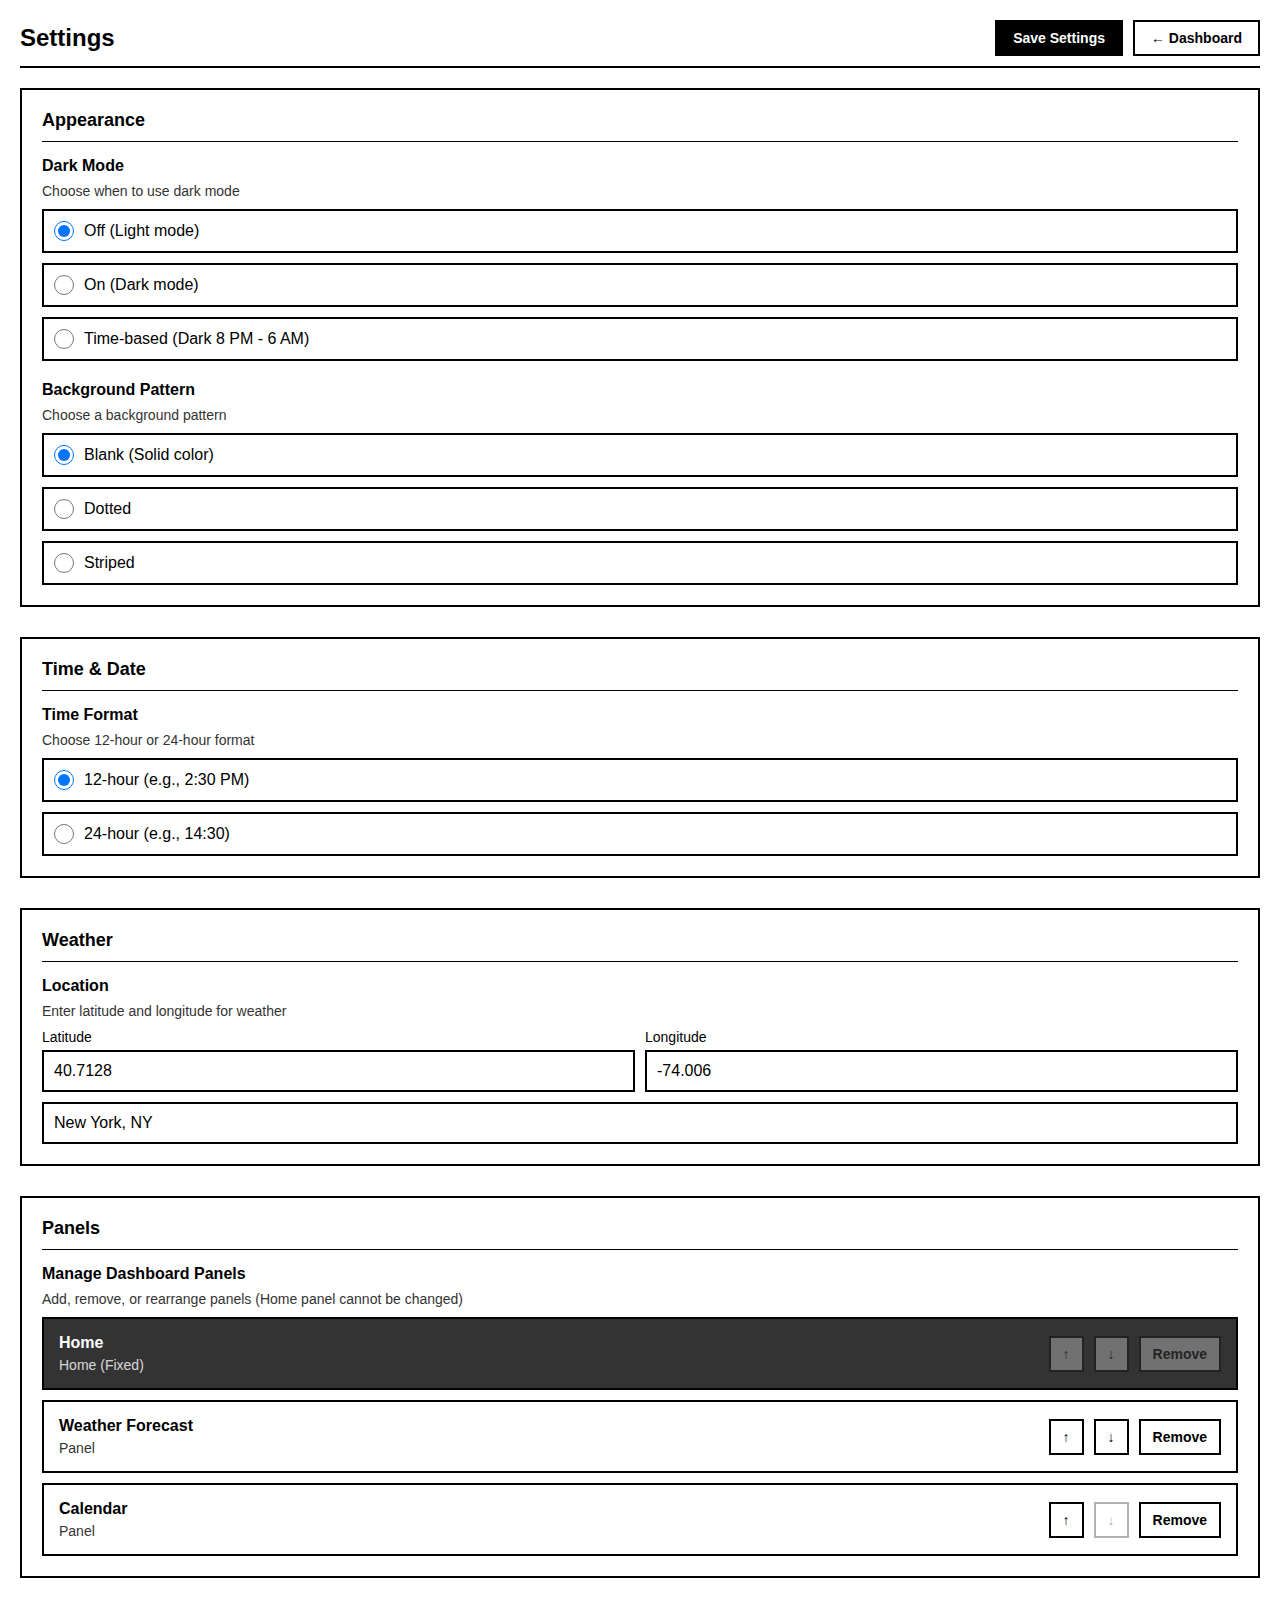
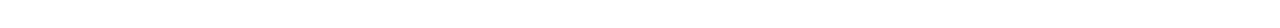
<file: kindle-apps/apps/settings/index.html>
<!DOCTYPE html>
<html lang="en">
<head>
    <meta charset="UTF-8">
    <meta name="viewport" content="width=device-width, initial-scale=1.0">
    <title>Settings - Kindle App</title>
    <style>
        :root {
            --background-color: #ffffff;
            --text-color: #000000;
            --border-color: #000000;
            --muted-color: #333333;
        }

        * {
            box-sizing: border-box;
            margin: 0;
            padding: 0;
        }

        body {
            font-family: Arial, sans-serif;
            background-color: var(--background-color);
            color: var(--text-color);
            padding: 20px;
        }

        .header {
            display: flex;
            justify-content: space-between;
            align-items: center;
            margin-bottom: 20px;
            padding-bottom: 10px;
            border-bottom: 2px solid var(--border-color);
        }

        h1 {
            font-size: 24px;
        }

        .header-buttons {
            display: flex;
            gap: 10px;
        }

        .back-link, .save-btn-header {
            text-decoration: none;
            color: var(--text-color);
            border: 2px solid var(--border-color);
            padding: 8px 16px;
            font-size: 14px;
            font-weight: bold;
            background-color: var(--background-color);
            cursor: pointer;
        }

        .back-link:hover, .save-btn-header:hover {
            background-color: var(--text-color);
            color: var(--background-color);
        }

        .save-btn-header {
            background-color: var(--text-color);
            color: var(--background-color);
        }

        .save-btn-header:hover {
            background-color: var(--background-color);
            color: var(--text-color);
        }

        .settings-section {
            margin-bottom: 30px;
            border: 2px solid var(--border-color);
            padding: 20px;
        }

        .settings-section h2 {
            font-size: 18px;
            margin-bottom: 15px;
            padding-bottom: 10px;
            border-bottom: 1px solid var(--border-color);
        }

        .setting-item {
            margin-bottom: 20px;
        }

        .setting-item:last-child {
            margin-bottom: 0;
        }

        .setting-label {
            font-weight: bold;
            margin-bottom: 8px;
            display: block;
        }

        .setting-description {
            font-size: 14px;
            color: var(--muted-color);
            margin-bottom: 10px;
        }

        select, input[type="text"], input[type="number"] {
            width: 100%;
            padding: 10px;
            border: 2px solid var(--border-color);
            background-color: var(--background-color);
            color: var(--text-color);
            font-size: 16px;
        }

        .radio-group {
            display: flex;
            flex-direction: column;
            gap: 10px;
        }

        .radio-option {
            display: flex;
            align-items: center;
            padding: 10px;
            border: 2px solid var(--border-color);
            cursor: pointer;
        }

        .radio-option input[type="radio"] {
            margin-right: 10px;
            width: 20px;
            height: 20px;
        }

        .radio-option:hover {
            background-color: var(--text-color);
            color: var(--background-color);
        }

        .panel-list {
            display: flex;
            flex-direction: column;
            gap: 10px;
        }

        .panel-item {
            display: flex;
            align-items: center;
            justify-content: space-between;
            padding: 15px;
            border: 2px solid var(--border-color);
        }

        .panel-item.home {
            background-color: var(--muted-color);
            color: var(--background-color);
        }

        .panel-info {
            flex: 1;
        }

        .panel-name {
            font-weight: bold;
            margin-bottom: 5px;
        }

        .panel-type {
            font-size: 14px;
            color: var(--muted-color);
        }

        .panel-item.home .panel-type {
            color: var(--background-color);
            opacity: 0.8;
        }

        .panel-controls {
            display: flex;
            gap: 10px;
            align-items: center;
        }

        .panel-btn {
            padding: 8px 12px;
            border: 2px solid var(--border-color);
            background-color: var(--background-color);
            color: var(--text-color);
            cursor: pointer;
            font-size: 14px;
            font-weight: bold;
        }

        .panel-btn:hover:not(:disabled) {
            background-color: var(--text-color);
            color: var(--background-color);
        }

        .panel-btn:disabled {
            opacity: 0.3;
            cursor: not-allowed;
        }

        .save-btn {
            display: none; /* Hidden - using header button instead */
        }

        .save-status {
            text-align: center;
            margin-top: 10px;
            font-size: 14px;
            color: var(--muted-color);
        }

        .location-inputs {
            display: grid;
            grid-template-columns: 1fr 1fr;
            gap: 10px;
            margin-bottom: 10px;
        }

        .location-input {
            display: flex;
            flex-direction: column;
        }

        .location-input label {
            font-size: 14px;
            margin-bottom: 5px;
        }
    </style>
</head>
<body>
    <div class="header">
        <h1>Settings</h1>
        <div class="header-buttons">
            <button class="save-btn-header" id="save-btn">Save Settings</button>
            <a href="../../index.html" class="back-link" id="back-link">← Dashboard</a>
        </div>
    </div>

    <div class="settings-section">
        <h2>Appearance</h2>
        <div class="setting-item">
            <label class="setting-label">Dark Mode</label>
            <div class="setting-description">Choose when to use dark mode</div>
            <div class="radio-group">
                <label class="radio-option">
                    <input type="radio" name="darkMode" value="off">
                    <span>Off (Light mode)</span>
                </label>
                <label class="radio-option">
                    <input type="radio" name="darkMode" value="on">
                    <span>On (Dark mode)</span>
                </label>
                <label class="radio-option">
                    <input type="radio" name="darkMode" value="time-based">
                    <span>Time-based (Dark 8 PM - 6 AM)</span>
                </label>
            </div>
        </div>
        
        <div class="setting-item">
            <label class="setting-label">Background Pattern</label>
            <div class="setting-description">Choose a background pattern</div>
            <div class="radio-group">
                <label class="radio-option">
                    <input type="radio" name="backgroundPattern" value="blank">
                    <span>Blank (Solid color)</span>
                </label>
                <label class="radio-option">
                    <input type="radio" name="backgroundPattern" value="dotted">
                    <span>Dotted</span>
                </label>
                <label class="radio-option">
                    <input type="radio" name="backgroundPattern" value="striped">
                    <span>Striped</span>
                </label>
            </div>
        </div>
    </div>

    <div class="settings-section">
        <h2>Time & Date</h2>
        <div class="setting-item">
            <label class="setting-label">Time Format</label>
            <div class="setting-description">Choose 12-hour or 24-hour format</div>
            <div class="radio-group">
                <label class="radio-option">
                    <input type="radio" name="timeFormat" value="12hr">
                    <span>12-hour (e.g., 2:30 PM)</span>
                </label>
                <label class="radio-option">
                    <input type="radio" name="timeFormat" value="24hr">
                    <span>24-hour (e.g., 14:30)</span>
                </label>
            </div>
        </div>
    </div>

    <div class="settings-section">
        <h2>Weather</h2>
        <div class="setting-item">
            <label class="setting-label">Location</label>
            <div class="setting-description">Enter latitude and longitude for weather</div>
            <div class="location-inputs">
                <div class="location-input">
                    <label>Latitude</label>
                    <input type="number" id="weather-lat" step="0.0001" placeholder="40.7128">
                </div>
                <div class="location-input">
                    <label>Longitude</label>
                    <input type="number" id="weather-lon" step="0.0001" placeholder="-74.0060">
                </div>
            </div>
            <input type="text" id="weather-name" placeholder="Location name (e.g., New York, NY)">
        </div>
    </div>

    <div class="settings-section">
        <h2>Panels</h2>
        <div class="setting-item">
            <label class="setting-label">Manage Dashboard Panels</label>
            <div class="setting-description">Add, remove, or rearrange panels (Home panel cannot be changed)</div>
            <div class="panel-list" id="panel-list"></div>
        </div>
    </div>

    <button class="save-btn" id="save-btn">Save Settings</button>
    <div class="save-status" id="save-status"></div>

    <script src="../../settings.js"></script>
    <script>
        let hasUnsavedChanges = false;
        
        // Track changes
        function markAsChanged() {
            hasUnsavedChanges = true;
        }
        
        // Load current settings
        function loadSettings() {
            const settings = settingsManager.settings;
            
            // Dark mode
            const darkModeRadios = document.querySelectorAll('input[name="darkMode"]');
            darkModeRadios.forEach(radio => {
                if (radio.value === settings.darkMode) {
                    radio.checked = true;
                }
            });
            
            // Background pattern
            const bgPatternRadios = document.querySelectorAll('input[name="backgroundPattern"]');
            bgPatternRadios.forEach(radio => {
                if (radio.value === (settings.backgroundPattern || 'blank')) {
                    radio.checked = true;
                }
            });
            
            // Time format
            const timeFormatRadios = document.querySelectorAll('input[name="timeFormat"]');
            timeFormatRadios.forEach(radio => {
                if (radio.value === settings.timeFormat) {
                    radio.checked = true;
                }
            });
            
            // Weather location
            document.getElementById('weather-lat').value = settings.weatherLocation.lat;
            document.getElementById('weather-lon').value = settings.weatherLocation.lon;
            document.getElementById('weather-name').value = settings.weatherLocation.name;
            
            // Load panels
            renderPanels();
            
            // Apply theme
            settingsManager.applyTheme();
        }

        // Add change listeners to all inputs
        function addChangeListeners() {
            document.querySelectorAll('input, select').forEach(input => {
                input.addEventListener('change', markAsChanged);
                if (input.type === 'text' || input.type === 'number') {
                    input.addEventListener('input', markAsChanged);
                }
            });
        }
        
        // Warn before leaving with unsaved changes
        window.addEventListener('beforeunload', (e) => {
            if (hasUnsavedChanges) {
                e.preventDefault();
                e.returnValue = '';
                return '';
            }
        });
        
        // Handle back button click
        document.getElementById('back-link').addEventListener('click', (e) => {
            if (hasUnsavedChanges) {
                if (!confirm('You have unsaved changes. Do you want to leave without saving?')) {
                    e.preventDefault();
                }
            }
        });

        // Render panel list
        function renderPanels() {
            const panelList = document.getElementById('panel-list');
            panelList.innerHTML = '';
            
            const panels = settingsManager.settings.panels;
            panels.sort((a, b) => a.order - b.order);
            
            panels.forEach((panel, index) => {
                const panelDiv = document.createElement('div');
                panelDiv.className = 'panel-item' + (panel.type === 'home' ? ' home' : '');
                panelDiv.innerHTML = `
                    <div class="panel-info">
                        <div class="panel-name">${getPanelName(panel.id)}</div>
                        <div class="panel-type">${panel.type === 'home' ? 'Home (Fixed)' : 'Panel'}</div>
                    </div>
                    <div class="panel-controls">
                        <button class="panel-btn" onclick="movePanelUp(${index})" ${index === 0 || panel.type === 'home' ? 'disabled' : ''}>↑</button>
                        <button class="panel-btn" onclick="movePanelDown(${index})" ${index === panels.length - 1 || panel.type === 'home' ? 'disabled' : ''}>↓</button>
                        <button class="panel-btn" onclick="togglePanel(${index})" ${panel.removable ? '' : 'disabled'}>${panel.enabled ? 'Remove' : 'Add'}</button>
                    </div>
                `;
                panelList.appendChild(panelDiv);
            });
        }

        function getPanelName(id) {
            const names = {
                'dashboard-main': 'Home',
                'dashboard-weather': 'Weather Forecast',
                'dashboard-calendar': 'Calendar'
            };
            return names[id] || id;
        }

        function movePanelUp(index) {
            const panels = settingsManager.settings.panels;
            if (index > 0 && panels[index].type !== 'home') {
                // Swap with previous
                const temp = panels[index].order;
                panels[index].order = panels[index - 1].order;
                panels[index - 1].order = temp;
                
                settingsManager.updatePanels(panels);
                renderPanels();
            }
        }

        function movePanelDown(index) {
            const panels = settingsManager.settings.panels;
            if (index < panels.length - 1 && panels[index].type !== 'home') {
                // Swap with next
                const temp = panels[index].order;
                panels[index].order = panels[index + 1].order;
                panels[index + 1].order = temp;
                
                settingsManager.updatePanels(panels);
                renderPanels();
            }
        }

        function togglePanel(index) {
            const panels = settingsManager.settings.panels;
            if (panels[index].removable) {
                panels[index].enabled = !panels[index].enabled;
                settingsManager.updatePanels(panels);
                renderPanels();
            }
        }

        // Save settings
        document.getElementById('save-btn').addEventListener('click', () => {
            const status = document.getElementById('save-status');
            
            try {
                // Get dark mode
                const darkMode = document.querySelector('input[name="darkMode"]:checked').value;
                settingsManager.setSetting('darkMode', darkMode);
                
                // Get background pattern
                const backgroundPattern = document.querySelector('input[name="backgroundPattern"]:checked').value;
                settingsManager.setSetting('backgroundPattern', backgroundPattern);
                
                // Get time format
                const timeFormat = document.querySelector('input[name="timeFormat"]:checked').value;
                settingsManager.setSetting('timeFormat', timeFormat);
                
                // Get weather location
                const weatherLocation = {
                    lat: parseFloat(document.getElementById('weather-lat').value),
                    lon: parseFloat(document.getElementById('weather-lon').value),
                    name: document.getElementById('weather-name').value
                };
                settingsManager.setSetting('weatherLocation', weatherLocation);
                
                // Apply theme immediately
                settingsManager.applyTheme();
                
                hasUnsavedChanges = false;
                
                status.textContent = 'Settings saved successfully!';
                status.style.color = 'var(--text-color)';
                
                setTimeout(() => {
                    status.textContent = '';
                }, 3000);
            } catch (error) {
                status.textContent = 'Error saving settings: ' + error.message;
                status.style.color = '#000000';
            }
        });

        // Initialize
        document.addEventListener('DOMContentLoaded', () => {
            loadSettings();
            addChangeListeners();
        });
    </script>
</body>
</html>
</file>
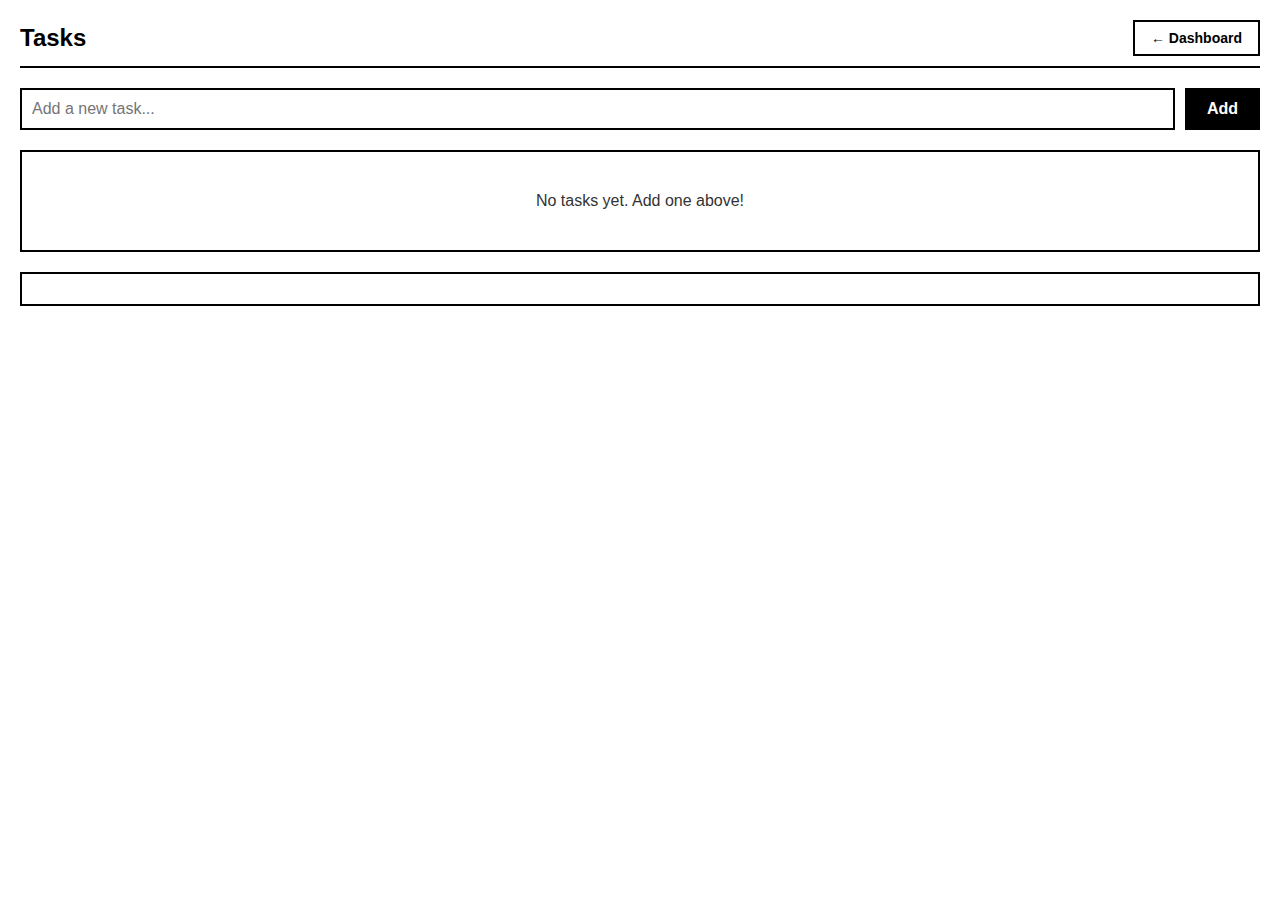
<file: kindle-apps/apps/tasks/index.html>
<!DOCTYPE html>
<html lang="en">
<head>
    <meta charset="UTF-8">
    <meta name="viewport" content="width=device-width, initial-scale=1.0">
    <title>Tasks - Kindle App</title>
    <style>
        :root {
            --background-color: #ffffff;
            --text-color: #000000;
            --border-color: #000000;
            --muted-color: #333333;
        }

        * {
            box-sizing: border-box;
            margin: 0;
            padding: 0;
        }

        body {
            font-family: Arial, sans-serif;
            background-color: var(--background-color);
            color: var(--text-color);
            padding: 20px;
        }

        .header {
            display: flex;
            justify-content: space-between;
            align-items: center;
            margin-bottom: 20px;
            padding-bottom: 10px;
            border-bottom: 2px solid var(--border-color);
        }

        h1 {
            font-size: 24px;
        }

        .back-link {
            text-decoration: none;
            color: var(--text-color);
            border: 2px solid var(--border-color);
            padding: 8px 16px;
            font-size: 14px;
            font-weight: bold;
        }

        .back-link:hover {
            background-color: var(--text-color);
            color: var(--background-color);
        }

        .add-task {
            display: flex;
            gap: 10px;
            margin-bottom: 20px;
        }

        .add-task input {
            flex: 1;
            padding: 10px;
            border: 2px solid var(--border-color);
            font-size: 16px;
            background-color: var(--background-color);
            color: var(--text-color);
        }

        .add-task button {
            padding: 10px 20px;
            border: 2px solid var(--border-color);
            background-color: var(--text-color);
            color: var(--background-color);
            font-size: 16px;
            font-weight: bold;
            cursor: pointer;
        }

        .add-task button:hover {
            background-color: var(--background-color);
            color: var(--text-color);
        }

        .task-list {
            display: flex;
            flex-direction: column;
            gap: 10px;
        }

        .task-item {
            display: flex;
            align-items: center;
            gap: 10px;
            padding: 15px;
            border: 2px solid var(--border-color);
        }

        .task-item.completed {
            opacity: 0.5;
        }

        .task-checkbox {
            width: 24px;
            height: 24px;
            border: 2px solid var(--border-color);
            cursor: pointer;
            flex-shrink: 0;
        }

        .task-text {
            flex: 1;
            font-size: 16px;
        }

        .task-item.completed .task-text {
            text-decoration: line-through;
        }

        .task-delete {
            padding: 8px 12px;
            border: 2px solid var(--border-color);
            background-color: var(--background-color);
            color: var(--text-color);
            font-size: 14px;
            cursor: pointer;
        }

        .task-delete:hover {
            background-color: var(--text-color);
            color: var(--background-color);
        }

        .empty-state {
            text-align: center;
            padding: 40px;
            color: var(--muted-color);
            border: 2px solid var(--border-color);
        }

        .stats {
            margin-top: 20px;
            padding: 15px;
            border: 2px solid var(--border-color);
            text-align: center;
            font-size: 14px;
        }
    </style>
</head>
<body>
    <div class="header">
        <h1>Tasks</h1>
        <a href="../../index.html" class="back-link">← Dashboard</a>
    </div>

    <div class="add-task">
        <input type="text" id="task-input" placeholder="Add a new task...">
        <button id="add-btn">Add</button>
    </div>

    <div class="task-list" id="task-list"></div>

    <div class="stats" id="stats"></div>

    <script src="../../settings.js"></script>
    <script>
        const STORAGE_KEY = 'kindle-tasks';
        let tasks = [];

        // Load tasks from localStorage
        function loadTasks() {
            try {
                const stored = localStorage.getItem(STORAGE_KEY);
                if (stored) {
                    tasks = JSON.parse(stored);
                }
            } catch (e) {
                console.error('Error loading tasks:', e);
                tasks = [];
            }
            renderTasks();
        }

        // Save tasks to localStorage
        function saveTasks() {
            try {
                localStorage.setItem(STORAGE_KEY, JSON.stringify(tasks));
            } catch (e) {
                console.error('Error saving tasks:', e);
            }
        }

        // Add new task
        function addTask() {
            const input = document.getElementById('task-input');
            const text = input.value.trim();
            
            if (text) {
                tasks.push({
                    id: Date.now(),
                    text: text,
                    completed: false,
                    createdAt: new Date().toISOString()
                });
                
                input.value = '';
                saveTasks();
                renderTasks();
            }
        }

        // Toggle task completion
        function toggleTask(id) {
            const task = tasks.find(t => t.id === id);
            if (task) {
                task.completed = !task.completed;
                saveTasks();
                renderTasks();
            }
        }

        // Delete task
        function deleteTask(id) {
            tasks = tasks.filter(t => t.id !== id);
            saveTasks();
            renderTasks();
        }

        // Render tasks
        function renderTasks() {
            const taskList = document.getElementById('task-list');
            const stats = document.getElementById('stats');
            
            taskList.innerHTML = '';
            
            if (tasks.length === 0) {
                taskList.innerHTML = '<div class="empty-state">No tasks yet. Add one above!</div>';
                stats.textContent = '';
                return;
            }
            
            tasks.forEach(task => {
                const taskDiv = document.createElement('div');
                taskDiv.className = 'task-item' + (task.completed ? ' completed' : '');
                taskDiv.innerHTML = `
                    <input type="checkbox" class="task-checkbox" ${task.completed ? 'checked' : ''} data-id="${task.id}">
                    <div class="task-text">${escapeHtml(task.text)}</div>
                    <button class="task-delete" data-id="${task.id}">Delete</button>
                `;
                taskList.appendChild(taskDiv);
            });
            
            // Update stats
            const completed = tasks.filter(t => t.completed).length;
            const total = tasks.length;
            const remaining = total - completed;
            stats.textContent = `${completed} of ${total} completed • ${remaining} remaining`;
        }

        // Escape HTML to prevent XSS
        function escapeHtml(text) {
            const div = document.createElement('div');
            div.textContent = text;
            return div.innerHTML;
        }

        // Event listeners
        document.getElementById('add-btn').addEventListener('click', addTask);
        document.getElementById('task-input').addEventListener('keypress', (e) => {
            if (e.key === 'Enter') {
                addTask();
            }
        });

        // Event delegation for task list interactions
        document.getElementById('task-list').addEventListener('change', (e) => {
            if (e.target.classList.contains('task-checkbox')) {
                const id = parseInt(e.target.getAttribute('data-id'));
                if (!isNaN(id)) {
                    toggleTask(id);
                }
            }
        });

        document.getElementById('task-list').addEventListener('click', (e) => {
            if (e.target.classList.contains('task-delete')) {
                const id = parseInt(e.target.getAttribute('data-id'));
                if (!isNaN(id)) {
                    deleteTask(id);
                }
            }
        });

        // Apply theme and load tasks
        document.addEventListener('DOMContentLoaded', () => {
            settingsManager.applyTheme();
            loadTasks();
        });
    </script>
</body>
</html>
</file>
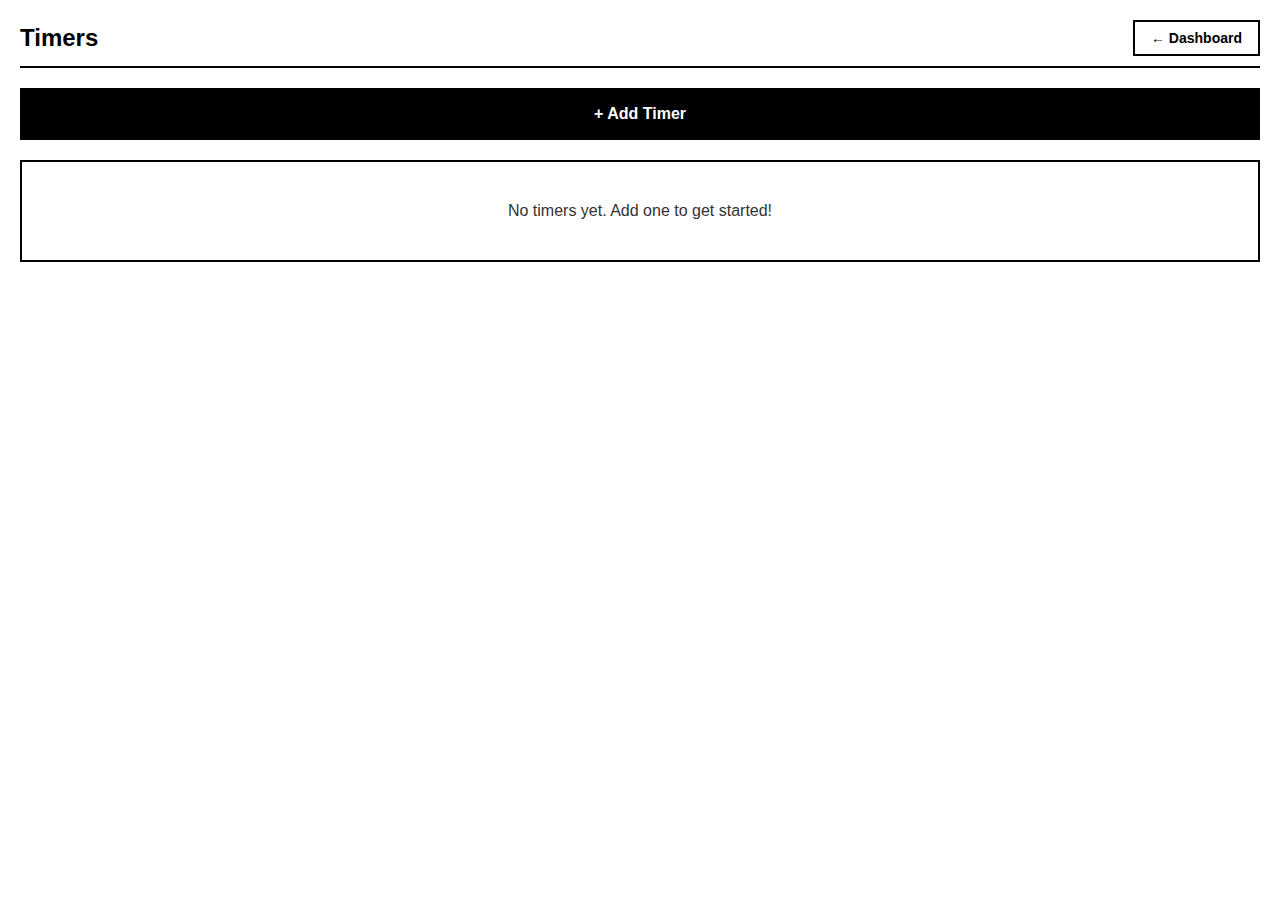
<file: kindle-apps/apps/timer/index.html>
<!DOCTYPE html>
<html lang="en">
<head>
    <meta charset="UTF-8">
    <meta name="viewport" content="width=device-width, initial-scale=1.0">
    <title>Timer - Kindle App</title>
    <style>
        :root {
            --background-color: #ffffff;
            --text-color: #000000;
            --border-color: #000000;
            --muted-color: #333333;
        }

        * {
            box-sizing: border-box;
            margin: 0;
            padding: 0;
        }

        body {
            font-family: Arial, sans-serif;
            background-color: var(--background-color);
            color: var(--text-color);
            padding: 20px;
        }

        .header {
            display: flex;
            justify-content: space-between;
            align-items: center;
            margin-bottom: 20px;
            padding-bottom: 10px;
            border-bottom: 2px solid var(--border-color);
        }

        h1 {
            font-size: 24px;
        }

        .back-link {
            text-decoration: none;
            color: var(--text-color);
            border: 2px solid var(--border-color);
            padding: 8px 16px;
            font-size: 14px;
            font-weight: bold;
        }

        .back-link:hover {
            background-color: var(--text-color);
            color: var(--background-color);
        }

        .add-timer-btn {
            width: 100%;
            padding: 15px;
            border: 2px solid var(--border-color);
            background-color: var(--text-color);
            color: var(--background-color);
            font-size: 16px;
            font-weight: bold;
            cursor: pointer;
            margin-bottom: 20px;
        }

        .add-timer-btn:hover {
            background-color: var(--background-color);
            color: var(--text-color);
        }

        .timers-list {
            display: flex;
            flex-direction: column;
            gap: 15px;
        }

        .timer-item {
            border: 2px solid var(--border-color);
            padding: 20px;
        }

        .timer-item.completed {
            animation: flash 1s infinite;
        }

        @keyframes flash {
            0%, 100% { background-color: var(--background-color); }
            50% { background-color: var(--text-color); color: var(--background-color); }
        }

        .timer-header {
            display: flex;
            justify-content: space-between;
            align-items: center;
            margin-bottom: 15px;
        }

        .timer-name {
            font-size: 18px;
            font-weight: bold;
        }

        .timer-delete {
            padding: 8px 12px;
            border: 2px solid var(--border-color);
            background-color: var(--background-color);
            color: var(--text-color);
            font-size: 14px;
            cursor: pointer;
        }

        .timer-delete:hover {
            background-color: var(--text-color);
            color: var(--background-color);
        }

        .timer-display {
            font-size: 48px;
            font-weight: bold;
            text-align: center;
            margin-bottom: 15px;
        }

        .timer-inputs {
            display: flex;
            gap: 10px;
            justify-content: center;
            margin-bottom: 15px;
        }

        .timer-input {
            display: flex;
            flex-direction: column;
            align-items: center;
        }

        .timer-input label {
            font-size: 12px;
            margin-bottom: 5px;
            color: var(--muted-color);
        }

        .timer-input input {
            width: 60px;
            padding: 8px;
            border: 2px solid var(--border-color);
            font-size: 18px;
            text-align: center;
            background-color: var(--background-color);
            color: var(--text-color);
        }

        .timer-controls {
            display: flex;
            gap: 10px;
            justify-content: center;
        }

        .timer-btn {
            padding: 12px 24px;
            border: 2px solid var(--border-color);
            background-color: var(--text-color);
            color: var(--background-color);
            font-size: 16px;
            font-weight: bold;
            cursor: pointer;
        }

        .timer-btn:hover:not(:disabled) {
            background-color: var(--background-color);
            color: var(--text-color);
        }

        .timer-btn:disabled {
            opacity: 0.3;
            cursor: not-allowed;
        }

        .timer-btn.secondary {
            background-color: var(--background-color);
            color: var(--text-color);
        }

        .timer-btn.secondary:hover {
            background-color: var(--text-color);
            color: var(--background-color);
        }

        .timer-status {
            text-align: center;
            margin-top: 10px;
            font-size: 14px;
            color: var(--muted-color);
        }

        .presets {
            display: flex;
            flex-wrap: wrap;
            gap: 8px;
            justify-content: center;
            margin-top: 10px;
        }

        .preset-btn {
            padding: 8px 12px;
            border: 2px solid var(--border-color);
            background-color: var(--background-color);
            color: var(--text-color);
            font-size: 12px;
            cursor: pointer;
        }

        .preset-btn:hover {
            background-color: var(--text-color);
            color: var(--background-color);
        }

        .empty-state {
            text-align: center;
            padding: 40px;
            color: var(--muted-color);
            border: 2px solid var(--border-color);
        }

        @media (max-width: 640px) {
            .timer-display {
                font-size: 36px;
            }
        }
    </style>
</head>
<body>
    <div class="header">
        <h1>Timers</h1>
        <a href="../../index.html" class="back-link">← Dashboard</a>
    </div>

    <button class="add-timer-btn" id="add-timer-btn">+ Add Timer</button>

    <div class="timers-list" id="timers-list"></div>

    <script src="../../settings.js"></script>
    <script>
        let timers = [];
        let timerIntervals = {};

        // Timer class
        class Timer {
            constructor(id, name = 'Timer') {
                this.id = id;
                this.name = name;
                this.totalSeconds = 0;
                this.remainingSeconds = 0;
                this.isRunning = false;
                this.isCompleted = false;
            }
        }

        // Add new timer
        function addTimer() {
            const timer = new Timer(Date.now(), `Timer ${timers.length + 1}`);
            timers.push(timer);
            renderTimers();
        }

        // Delete timer
        function deleteTimer(id) {
            if (confirm('Delete this timer?')) {
                stopTimer(id);
                timers = timers.filter(t => t.id !== id);
                renderTimers();
            }
        }

        // Start/pause timer
        function toggleTimer(id) {
            const timer = timers.find(t => t.id === id);
            if (!timer) return;

            if (!timer.isRunning) {
                // Start or resume
                if (timer.remainingSeconds === 0) {
                    // Get time from inputs
                    const hours = parseInt(document.getElementById(`hours-${id}`).value) || 0;
                    const minutes = parseInt(document.getElementById(`minutes-${id}`).value) || 0;
                    const seconds = parseInt(document.getElementById(`seconds-${id}`).value) || 0;
                    timer.totalSeconds = hours * 3600 + minutes * 60 + seconds;
                    timer.remainingSeconds = timer.totalSeconds;
                    
                    if (timer.remainingSeconds === 0) {
                        return;
                    }
                }
                
                timer.isRunning = true;
                timer.isCompleted = false;
                
                timerIntervals[id] = setInterval(() => {
                    if (timer.remainingSeconds > 0) {
                        timer.remainingSeconds--;
                        updateTimerDisplay(id);
                    } else {
                        completeTimer(id);
                    }
                }, 1000);
            } else {
                // Pause
                timer.isRunning = false;
                clearInterval(timerIntervals[id]);
            }
            
            renderTimers();
        }

        // Stop and reset timer
        function stopTimer(id) {
            const timer = timers.find(t => t.id === id);
            if (!timer) return;

            timer.isRunning = false;
            timer.isCompleted = false;
            timer.remainingSeconds = 0;
            clearInterval(timerIntervals[id]);
            renderTimers();
        }

        // Complete timer
        function completeTimer(id) {
            const timer = timers.find(t => t.id === id);
            if (!timer) return;

            timer.isRunning = false;
            timer.isCompleted = true;
            timer.remainingSeconds = 0;
            clearInterval(timerIntervals[id]);
            renderTimers();
        }

        // Update timer display
        function updateTimerDisplay(id) {
            const timer = timers.find(t => t.id === id);
            if (!timer) return;

            const displayEl = document.getElementById(`display-${id}`);
            if (displayEl) {
                displayEl.textContent = formatTime(timer.remainingSeconds);
            }
        }

        // Format time as HH:MM:SS
        function formatTime(seconds) {
            const hours = Math.floor(seconds / 3600);
            const minutes = Math.floor((seconds % 3600) / 60);
            const secs = seconds % 60;
            return String(hours).padStart(2, '0') + ':' +
                   String(minutes).padStart(2, '0') + ':' +
                   String(secs).padStart(2, '0');
        }

        // Set preset time
        function setPreset(id, hours, minutes, seconds) {
            document.getElementById(`hours-${id}`).value = hours;
            document.getElementById(`minutes-${id}`).value = minutes;
            document.getElementById(`seconds-${id}`).value = seconds;
        }

        // Render all timers
        function renderTimers() {
            const listEl = document.getElementById('timers-list');
            listEl.innerHTML = '';

            if (timers.length === 0) {
                listEl.innerHTML = '<div class="empty-state">No timers yet. Add one to get started!</div>';
                return;
            }

            timers.forEach(timer => {
                const timerDiv = document.createElement('div');
                timerDiv.className = 'timer-item' + (timer.isCompleted ? ' completed' : '');
                timerDiv.id = `timer-${timer.id}`;

                const statusText = timer.isCompleted ? "Time's up! ⏰" :
                                 timer.isRunning ? 'Running...' :
                                 timer.remainingSeconds > 0 ? 'Paused' :
                                 'Set your time';

                timerDiv.innerHTML = `
                    <div class="timer-header">
                        <div class="timer-name">${escapeHtml(timer.name)}</div>
                        <button class="timer-delete" data-id="${timer.id}" data-action="delete">Delete</button>
                    </div>
                    
                    <div class="timer-display" id="display-${timer.id}">${formatTime(timer.remainingSeconds)}</div>
                    
                    <div class="timer-status">${statusText}</div>
                    
                    ${!timer.isRunning && timer.remainingSeconds === 0 && !timer.isCompleted ? `
                        <div class="timer-inputs">
                            <div class="timer-input">
                                <label>Hours</label>
                                <input type="number" id="hours-${timer.id}" min="0" max="23" value="0">
                            </div>
                            <div class="timer-input">
                                <label>Minutes</label>
                                <input type="number" id="minutes-${timer.id}" min="0" max="59" value="5">
                            </div>
                            <div class="timer-input">
                                <label>Seconds</label>
                                <input type="number" id="seconds-${timer.id}" min="0" max="59" value="0">
                            </div>
                        </div>
                        
                        <div class="presets">
                            <button class="preset-btn" data-id="${timer.id}" data-action="preset" data-hours="0" data-minutes="1" data-seconds="0">1 min</button>
                            <button class="preset-btn" data-id="${timer.id}" data-action="preset" data-hours="0" data-minutes="5" data-seconds="0">5 min</button>
                            <button class="preset-btn" data-id="${timer.id}" data-action="preset" data-hours="0" data-minutes="10" data-seconds="0">10 min</button>
                            <button class="preset-btn" data-id="${timer.id}" data-action="preset" data-hours="0" data-minutes="15" data-seconds="0">15 min</button>
                            <button class="preset-btn" data-id="${timer.id}" data-action="preset" data-hours="0" data-minutes="30" data-seconds="0">30 min</button>
                            <button class="preset-btn" data-id="${timer.id}" data-action="preset" data-hours="1" data-minutes="0" data-seconds="0">1 hour</button>
                        </div>
                    ` : ''}
                    
                    <div class="timer-controls">
                        <button class="timer-btn" data-id="${timer.id}" data-action="toggle">
                            ${timer.isRunning ? 'Pause' : timer.remainingSeconds > 0 ? 'Resume' : 'Start'}
                        </button>
                        ${timer.remainingSeconds > 0 || timer.isCompleted ? `
                            <button class="timer-btn secondary" data-id="${timer.id}" data-action="stop">Reset</button>
                        ` : ''}
                    </div>
                `;

                listEl.appendChild(timerDiv);
            });
        }

        // Escape HTML
        function escapeHtml(text) {
            const div = document.createElement('div');
            div.textContent = text;
            return div.innerHTML;
        }

        // Event listeners
        document.getElementById('add-timer-btn').addEventListener('click', addTimer);

        // Event delegation for timer actions
        document.getElementById('timers-list').addEventListener('click', (e) => {
            const target = e.target;
            if (!target.dataset.id) return;
            
            const id = parseInt(target.dataset.id);
            const action = target.dataset.action;
            
            if (action === 'delete') {
                deleteTimer(id);
            } else if (action === 'toggle') {
                toggleTimer(id);
            } else if (action === 'stop') {
                stopTimer(id);
            } else if (action === 'preset') {
                const hours = parseInt(target.dataset.hours) || 0;
                const minutes = parseInt(target.dataset.minutes) || 0;
                const seconds = parseInt(target.dataset.seconds) || 0;
                setPreset(id, hours, minutes, seconds);
            }
        });

        // Initialize
        document.addEventListener('DOMContentLoaded', () => {
            settingsManager.applyTheme();
            renderTimers();
        });
    </script>
</body>
</html>
</file>
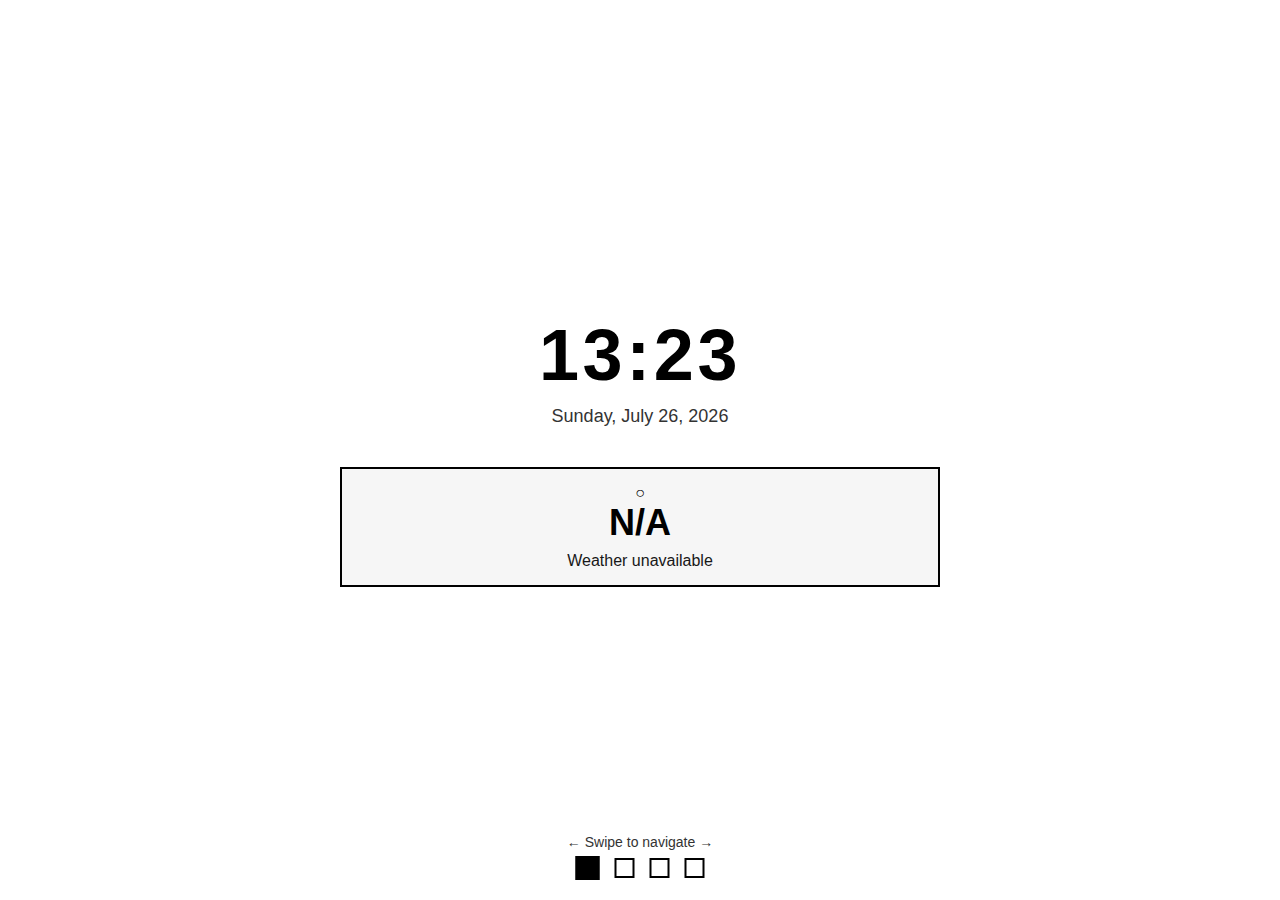
<file: kindle-apps/index-old.html>
<!DOCTYPE html>
<html lang="en">
<head>
    <meta charset="UTF-8">
    <meta name="viewport" content="width=device-width, initial-scale=1.0">
    <link rel="stylesheet" type="text/css" href="./style.css">
    <title>Kindle Dashboard</title>
</head>
<body>
    <div class="dashboard-container">
        <!-- Dashboard 1: Main - Clock, Date, Weather -->
        <div class="dashboard active" id="dashboard-main">
            <div class="dashboard-content">
                <div class="time-display">
                    <div id="clock" class="clock">--:--</div>
                    <div id="date" class="date">Loading...</div>
                </div>
                <div class="weather-display">
                    <div id="weather-icon" class="weather-icon"></div>
                    <div id="temperature" class="temperature">--°</div>
                    <div id="conditions" class="conditions">Loading weather...</div>
                </div>
            </div>
            <div class="nav-hint">← Swipe to navigate →</div>
        </div>

        <!-- Dashboard 2: Weather Forecast -->
        <div class="dashboard" id="dashboard-weather">
            <div class="dashboard-content">
                <h2 class="dashboard-title">Weather Forecast</h2>
                <div id="forecast" class="forecast-list">
                    <div class="loading">Loading forecast...</div>
                </div>
            </div>
            <div class="nav-hint">← Swipe to navigate →</div>
        </div>

        <!-- Dashboard 3: Calendar -->
        <div class="dashboard" id="dashboard-calendar">
            <div class="dashboard-content">
                <h2 class="dashboard-title">Calendar</h2>
                <div id="calendar" class="calendar-view">
                    <div class="calendar-header">
                        <span id="month-year"></span>
                    </div>
                    <div class="calendar-grid" id="calendar-grid"></div>
                </div>
            </div>
            <div class="nav-hint">← Swipe to navigate →</div>
        </div>

        <!-- Dashboard 4: Local Apps -->
        <div class="dashboard" id="dashboard-apps">
            <div class="dashboard-content">
                <h2 class="dashboard-title">Local Apps</h2>
                <div class="apps-list">
                    <a href="./apps/notes/index.html" class="app-item app-link-item">
                        <div class="app-name">Notes</div>
                        <div class="app-desc">Simple notepad with auto-save</div>
                    </a>
                    <div class="app-item">
                        <div class="app-name">Tasks</div>
                        <div class="app-desc">Coming soon</div>
                    </div>
                    <div class="app-item">
                        <div class="app-name">Timer</div>
                        <div class="app-desc">Coming soon</div>
                    </div>
                </div>
                <div class="app-note">Add custom apps in the /apps folder</div>
            </div>
            <div class="nav-hint">← Swipe to navigate →</div>
        </div>

        <!-- Page indicators -->
        <div class="indicators">
            <span class="indicator active" data-index="0"></span>
            <span class="indicator" data-index="1"></span>
            <span class="indicator" data-index="2"></span>
            <span class="indicator" data-index="3"></span>
        </div>
    </div>

    <script>
        // Dashboard state
        let currentDashboard = 0;
        const totalDashboards = 4;
        let touchStartX = 0;
        let touchEndX = 0;

        // Update clock and date
        function updateTime() {
            const now = new Date();
            const hours = String(now.getHours()).padStart(2, '0');
            const minutes = String(now.getMinutes()).padStart(2, '0');
            document.getElementById('clock').textContent = hours + ':' + minutes;
            
            const options = { weekday: 'long', year: 'numeric', month: 'long', day: 'numeric' };
            document.getElementById('date').textContent = now.toLocaleDateString('en-US', options);
        }

        // Weather icons (simple text-based for black & white)
        const weatherIcons = {
            clear: '☀',
            sunny: '☀',
            cloudy: '☁',
            'partly cloudy': '⛅',
            rain: '☂',
            rainy: '☂',
            snow: '❄',
            snowy: '❄',
            thunderstorm: '⚡',
            fog: '≋',
            wind: '≈'
        };

        function getWeatherIcon(condition) {
            const lower = condition.toLowerCase();
            for (let key in weatherIcons) {
                if (lower.includes(key)) {
                    return weatherIcons[key];
                }
            }
            return '○';
        }

        // Fetch weather from weather.gov API
        async function fetchWeather() {
            try {
                // Default to a location (user would need to customize this)
                // Using NYC as default: lat=40.7128, lon=-74.0060
                const lat = 40.7128;
                const lon = -74.0060;
                
                // Get point data
                const pointResponse = await fetch(`https://api.weather.gov/points/${lat},${lon}`);
                if (!pointResponse.ok) throw new Error('Point fetch failed');
                const pointData = await pointResponse.json();
                
                // Get forecast
                const forecastResponse = await fetch(pointData.properties.forecast);
                if (!forecastResponse.ok) throw new Error('Forecast fetch failed');
                const forecastData = await forecastResponse.json();
                
                // Current conditions (first period)
                const current = forecastData.properties.periods[0];
                document.getElementById('temperature').textContent = current.temperature + '°' + current.temperatureUnit;
                document.getElementById('conditions').textContent = current.shortForecast;
                document.getElementById('weather-icon').textContent = getWeatherIcon(current.shortForecast);
                
                // Forecast list
                const forecastList = document.getElementById('forecast');
                forecastList.innerHTML = '';
                forecastData.properties.periods.slice(0, 7).forEach(period => {
                    const item = document.createElement('div');
                    item.className = 'forecast-item';
                    item.innerHTML = `
                        <div class="forecast-time">${period.name}</div>
                        <div class="forecast-icon">${getWeatherIcon(period.shortForecast)}</div>
                        <div class="forecast-temp">${period.temperature}°${period.temperatureUnit}</div>
                        <div class="forecast-desc">${period.shortForecast}</div>
                    `;
                    forecastList.appendChild(item);
                });
            } catch (error) {
                document.getElementById('temperature').textContent = 'N/A';
                document.getElementById('conditions').textContent = 'Weather unavailable';
                document.getElementById('weather-icon').textContent = '○';
                document.getElementById('forecast').innerHTML = '<div class="error">Unable to load forecast. Check location settings.</div>';
            }
        }

        // Generate calendar
        function generateCalendar() {
            const now = new Date();
            const year = now.getFullYear();
            const month = now.getMonth();
            
            document.getElementById('month-year').textContent = 
                new Date(year, month, 1).toLocaleDateString('en-US', { month: 'long', year: 'numeric' });
            
            const firstDay = new Date(year, month, 1).getDay();
            const daysInMonth = new Date(year, month + 1, 0).getDate();
            const today = now.getDate();
            
            const grid = document.getElementById('calendar-grid');
            grid.innerHTML = '';
            
            // Day headers
            ['Sun', 'Mon', 'Tue', 'Wed', 'Thu', 'Fri', 'Sat'].forEach(day => {
                const header = document.createElement('div');
                header.className = 'calendar-day-header';
                header.textContent = day;
                grid.appendChild(header);
            });
            
            // Empty cells before first day
            for (let i = 0; i < firstDay; i++) {
                const empty = document.createElement('div');
                empty.className = 'calendar-day empty';
                grid.appendChild(empty);
            }
            
            // Days of month
            for (let day = 1; day <= daysInMonth; day++) {
                const dayCell = document.createElement('div');
                dayCell.className = 'calendar-day';
                if (day === today) {
                    dayCell.classList.add('today');
                }
                dayCell.textContent = day;
                grid.appendChild(dayCell);
            }
        }

        // Dashboard navigation
        function showDashboard(index) {
            if (index < 0) index = 0;
            if (index >= totalDashboards) index = totalDashboards - 1;
            
            document.querySelectorAll('.dashboard').forEach((dash, i) => {
                dash.classList.toggle('active', i === index);
            });
            
            document.querySelectorAll('.indicator').forEach((ind, i) => {
                ind.classList.toggle('active', i === index);
            });
            
            currentDashboard = index;
        }

        // Touch/swipe handling
        function handleTouchStart(e) {
            touchStartX = e.changedTouches[0].screenX;
        }

        function handleTouchEnd(e) {
            touchEndX = e.changedTouches[0].screenX;
            handleSwipe();
        }

        function handleSwipe() {
            const swipeThreshold = 50;
            const diff = touchStartX - touchEndX;
            
            if (Math.abs(diff) > swipeThreshold) {
                if (diff > 0) {
                    // Swipe left - next dashboard
                    showDashboard(currentDashboard + 1);
                } else {
                    // Swipe right - previous dashboard
                    showDashboard(currentDashboard - 1);
                }
            }
        }

        // Keyboard navigation
        function handleKeyboard(e) {
            if (e.key === 'ArrowLeft') {
                showDashboard(currentDashboard - 1);
            } else if (e.key === 'ArrowRight') {
                showDashboard(currentDashboard + 1);
            }
        }

        // Click indicators
        document.querySelectorAll('.indicator').forEach(ind => {
            ind.addEventListener('click', () => {
                showDashboard(parseInt(ind.dataset.index));
            });
        });

        // Initialize
        document.addEventListener('DOMContentLoaded', () => {
            updateTime();
            setInterval(updateTime, 60000); // Update every minute
            
            fetchWeather();
            setInterval(fetchWeather, 1800000); // Update every 30 minutes
            
            generateCalendar();
            
            // Event listeners
            document.addEventListener('touchstart', handleTouchStart);
            document.addEventListener('touchend', handleTouchEnd);
            document.addEventListener('keydown', handleKeyboard);
        });
    </script>
</body>
</html>
</file>
<file: style.css>
:root {
  --background-color: #f2f2f2;
  --text-color: #333;
}

@media (prefers-color-scheme: dark) {
  :root {
    --background-color: #333;
    --text-color: #f2f2f2;
  }
}

body {
  background-color: var(--background-color);
  color: var(--text-color);
  font-family: Arial, sans-serif;
}
</file>
<file: kindle-apps/style.css>
/* Kindle Dashboard - Optimized for e-ink displays */
:root {
  --background-color: #ffffff;
  --text-color: #000000;
  --border-color: #000000;
  --muted-color: #333333;
  --surface-color: #f6f6f6;
  --pattern-color: rgba(0, 0, 0, 0.14);
}

* {
  box-sizing: border-box;
  margin: 0;
  padding: 0;
}

body {
  margin: 0;
  font-family: Arial, sans-serif;
  background-color: var(--background-color);
  color: var(--text-color);
  overflow: hidden;
  -webkit-font-smoothing: antialiased;
  user-select: none;
}

/* Background patterns */
body.bg-blank {
  background-image: none;
}

body.bg-dotted {
  background-image: radial-gradient(circle, var(--pattern-color) 2.5px, transparent 3px);
  background-size: 18px 18px;
}

body.bg-striped {
  background-image: repeating-linear-gradient(
    45deg,
    var(--pattern-color),
    var(--pattern-color) 4px,
    transparent 4px,
    transparent 14px
  );
}

/* Dashboard Container */
.dashboard-container {
  width: 100vw;
  height: 100vh;
  position: relative;
  overflow: hidden;
}

/* Individual Dashboard */
.dashboard {
  position: absolute;
  width: 100%;
  height: 100%;
  display: none;
  flex-direction: column;
  justify-content: center;
  align-items: center;
  padding: 20px;
}

.dashboard.active {
  display: flex;
}

.dashboard-content {
  width: 100%;
  max-width: 600px;
  text-align: center;
}

.dashboard-title {
  font-size: 24px;
  font-weight: bold;
  margin-bottom: 20px;
  border-bottom: 2px solid var(--border-color);
  padding-bottom: 10px;
}

/* Main Dashboard - Time, Date, Weather */
.time-display {
  margin-bottom: 40px;
}

.clock {
  font-size: 72px;
  font-weight: bold;
  letter-spacing: 0.05em;
  margin-bottom: 10px;
}

.date {
  font-size: 18px;
  color: var(--muted-color);
}

.weather-display {
  border: 2px solid var(--border-color);
  background-color: var(--surface-color);
  color: var(--text-color);
  padding: 15px;
  margin-top: 20px;
}

.temperature {
  font-size: 36px;
  font-weight: bold;
  margin-bottom: 8px;
}

.conditions {
  font-size: 16px;
  opacity: 0.9;
}

/* Weather Forecast Dashboard */
.forecast-list {
  display: flex;
  flex-direction: column;
  gap: 6px;
  text-align: left;
  max-height: 70vh;
  overflow-y: auto;
}

.weather-alerts {
  margin-bottom: 15px;
}

.weather-alert {
  border: 3px solid var(--border-color);
  padding: 12px;
  margin-bottom: 10px;
  background-color: var(--text-color);
  color: var(--background-color);
}

.alert-header {
  display: flex;
  gap: 8px;
  margin-bottom: 6px;
  font-weight: bold;
  font-size: 13px;
}

.alert-severity {
  padding: 3px 6px;
  border: 2px solid var(--background-color);
}

.alert-event {
  flex: 1;
}

.alert-headline {
  font-size: 13px;
  line-height: 1.3;
}

.forecast-item {
  border: 2px solid var(--border-color);
  padding: 8px;
  display: grid;
  grid-template-columns: 1fr auto;
  gap: 6px;
  align-items: center;
}

.forecast-time {
  font-weight: bold;
  font-size: 14px;
}

.forecast-temp {
  font-size: 18px;
  font-weight: bold;
  text-align: right;
}

.forecast-desc {
  grid-column: 1 / -1;
  font-size: 12px;
  color: var(--muted-color);
  margin-top: 2px;
  line-height: 1.2;
}

.loading, .error {
  padding: 20px;
  text-align: center;
  color: var(--muted-color);
}

.error {
  border: 2px solid var(--border-color);
}

/* Calendar Dashboard */
.calendar-view {
  width: 100%;
}

.calendar-header {
  font-size: 20px;
  font-weight: bold;
  margin-bottom: 20px;
  padding-bottom: 10px;
  border-bottom: 2px solid var(--border-color);
}

.calendar-grid {
  display: grid;
  grid-template-columns: repeat(7, 1fr);
  gap: 5px;
  text-align: center;
}

.calendar-day-header {
  font-weight: bold;
  padding: 10px 5px;
  border-bottom: 1px solid var(--border-color);
  font-size: 14px;
}

.calendar-day {
  padding: 15px 5px;
  border: 1px solid var(--border-color);
  min-height: 50px;
  display: flex;
  align-items: center;
  justify-content: center;
  font-size: 16px;
}

.calendar-day.empty {
  border: none;
}

.calendar-day.today {
  background-color: var(--text-color);
  color: var(--background-color);
  font-weight: bold;
}

/* Apps Dashboard */
.apps-list {
  display: flex;
  flex-direction: column;
  gap: 12px;
  text-align: left;
}

.app-item {
  border: 2px solid var(--border-color);
  padding: 20px;
}

.app-link-item {
  text-decoration: none;
  color: var(--text-color);
  cursor: pointer;
}

.app-link-item:hover,
.app-link-item:focus {
  background-color: var(--text-color);
  color: var(--background-color);
}

.app-name {
  font-size: 20px;
  font-weight: bold;
  margin-bottom: 5px;
}

.app-desc {
  font-size: 14px;
  color: var(--muted-color);
}

.app-link-item .app-desc {
  color: inherit;
  opacity: 0.7;
}

.app-note {
  margin-top: 20px;
  padding: 15px;
  border: 1px solid var(--border-color);
  font-size: 13px;
  color: var(--muted-color);
  text-align: center;
}

/* Navigation hint */
.nav-hint {
  position: absolute;
  bottom: 50px;
  left: 50%;
  transform: translateX(-50%);
  font-size: 14px;
  color: var(--muted-color);
}

/* Page indicators */
.indicators {
  position: absolute;
  bottom: 20px;
  left: 50%;
  transform: translateX(-50%);
  display: flex;
  gap: 15px;
  align-items: center;
}

.indicator {
  width: 20px;
  height: 20px;
  border: 2px solid var(--border-color);
  background-color: var(--background-color);
  cursor: pointer;
  display: flex;
  align-items: center;
  justify-content: center;
  transition: transform 0.2s ease;
}

.indicator:hover {
  transform: scale(1.2);
}

.indicator.active {
  background-color: var(--text-color);
  width: 24px;
  height: 24px;
}

.indicator-icon {
  width: 20px;
  height: 20px;
}

.indicator-icon svg {
  width: 100%;
  height: 100%;
  stroke: currentColor;
}

/* Drawer button (replaces previous swipe hint) */
.drawer-button {
  position: absolute;
  bottom: 50px;
  left: 50%;
  transform: translateX(-50%);
  font-size: 18px;
  padding: 15px 40px;
  border: 2px solid var(--border-color);
  background-color: var(--background-color);
  color: var(--text-color);
  cursor: pointer;
  font-weight: bold;
  min-width: 120px;
}

.drawer-button:hover,
.drawer-button:focus {
  background-color: var(--text-color);
  color: var(--background-color);
}

/* App Drawer */
.app-drawer {
  position: fixed;
  top: 100%;
  left: 0;
  right: 0;
  bottom: 0;
  background-color: var(--background-color);
  border-top: 2px solid var(--border-color);
  transition: top 0.3s ease;
  z-index: 1000;
  display: flex;
  flex-direction: column;
}

.app-drawer.open {
  top: 0;
}

.drawer-header {
  display: flex;
  justify-content: space-between;
  align-items: center;
  padding: 20px;
  border-bottom: 2px solid var(--border-color);
}

.drawer-header h2 {
  font-size: 24px;
  font-weight: bold;
}

.close-drawer {
  font-size: 32px;
  border: 2px solid var(--border-color);
  background-color: var(--background-color);
  color: var(--text-color);
  cursor: pointer;
  width: 40px;
  height: 40px;
  display: flex;
  align-items: center;
  justify-content: center;
  padding: 0;
  line-height: 1;
}

.close-drawer:hover {
  background-color: var(--text-color);
  color: var(--background-color);
}

.drawer-apps {
  flex: 1;
  overflow-y: auto;
  padding: 20px;
  display: grid;
  grid-template-columns: repeat(auto-fill, minmax(250px, 1fr));
  gap: 15px;
  align-content: start;
}

.drawer-app-item {
  display: flex;
  align-items: center;
  gap: 15px;
  padding: 20px;
  border: 2px solid var(--border-color);
  text-decoration: none;
  color: var(--text-color);
  cursor: pointer;
}

.drawer-app-item:hover {
  background-color: var(--text-color);
  color: var(--background-color);
}

.drawer-app-icon {
  width: 32px;
  height: 32px;
  flex-shrink: 0;
  display: flex;
  align-items: center;
  justify-content: center;
}

.drawer-app-icon .icon {
  width: 100%;
  height: 100%;
}

.drawer-app-icon svg {
  width: 100%;
  height: 100%;
}

.drawer-app-name {
  font-size: 18px;
  font-weight: bold;
  margin-bottom: 5px;
}

.drawer-app-desc {
  font-size: 14px;
  color: var(--muted-color);
}

.drawer-app-item:hover .drawer-app-desc {
  color: var(--background-color);
  opacity: 0.8;
}

/* Icon styling */
.icon {
  display: inline-block;
  width: 24px;
  height: 24px;
}

.icon svg {
  display: block;
  width: 100%;
  height: 100%;
  fill: currentColor;
  stroke: currentColor;
}

/* App icon in quick links */
.app-icon {
  width: 32px;
  height: 32px;
  display: flex;
  align-items: center;
  justify-content: center;
  margin-right: 15px;
  flex-shrink: 0;
}

.app-icon .icon {
  width: 100%;
  height: 100%;
}

.app-icon svg {
  width: 100%;
  height: 100%;
}

.app-link-item {
  display: flex;
  align-items: center;
}


/* Mobile optimization */
@media (max-width: 640px) {
  .clock {
    font-size: 56px;
  }

  .temperature {
    font-size: 32px;
  }

  .dashboard-title {
    font-size: 20px;
  }

  .forecast-item {
    grid-template-columns: 1fr;
    text-align: center;
  }

  .forecast-temp {
    text-align: center;
  }

  .calendar-day {
    padding: 10px 2px;
    font-size: 14px;
    min-height: 40px;
  }

  .calendar-day-header {
    font-size: 12px;
    padding: 8px 2px;
  }

  .drawer-apps {
    grid-template-columns: 1fr;
  }

  .drawer-app-icon {
    width: 28px;
    height: 28px;
  }
}

/* Error banner for debugging */
.error-banner {
  position: fixed;
  top: 0;
  left: 0;
  right: 0;
  background-color: var(--text-color);
  color: var(--background-color);
  padding: 20px;
  border-bottom: 3px solid var(--border-color);
  z-index: 9999;
  display: none;
  font-size: 16px;
  line-height: 1.4;
}

.error-banner.visible {
  display: block;
}

.error-banner-title {
  font-weight: bold;
  font-size: 18px;
  margin-bottom: 10px;
}

.error-banner-message {
  font-family: monospace;
  font-size: 14px;
  word-break: break-word;
}

/* Print-friendly / High contrast for e-ink */
@media print, (prefers-contrast: high) {
  .dashboard {
    border: 2px solid var(--border-color);
  }
}
</file>
<file: kindle-apps/dashboard/style.css>
:root {
  --background-color: #ffffff;
  --text-color: #000000;
  --accent: #000000;
  --muted: #333333;
  --panel: #ffffff;
  --border: #000000;
  --light-border: #cccccc;
}

:root.dark-mode {
  --background-color: #1a1a1a;
  --text-color: #f2f2f2;
  --accent: #f2f2f2;
  --muted: #cccccc;
  --panel: #2a2a2a;
  --border: #f2f2f2;
  --light-border: #444444;
}

* {
  box-sizing: border-box;
  margin: 0;
  padding: 0;
}

body {
  background-color: var(--background-color);
  color: var(--text-color);
  font-family: "Inter", Arial, sans-serif;
  -webkit-font-smoothing: antialiased;
  overflow: hidden;
  transition: background-color 0.3s, color 0.3s;
}

.dashboard-container {
  width: 100vw;
  height: 100vh;
  position: relative;
  overflow: hidden;
}

.nav-dots {
  position: fixed;
  top: 20px;
  left: 50%;
  transform: translateX(-50%);
  display: flex;
  gap: 12px;
  z-index: 1000;
}

.dot {
  width: 12px;
  height: 12px;
  border-radius: 50%;
  background-color: var(--light-border);
  cursor: pointer;
  transition: background-color 0.3s;
}

.dot.active {
  background-color: var(--accent);
}

.panels-wrapper {
  display: flex;
  width: 500vw;
  height: 100vh;
  transition: transform 0.4s ease-in-out;
}

.panel {
  width: 100vw;
  height: 100vh;
  padding: 60px 20px 20px;
  display: flex;
  flex-direction: column;
  align-items: center;
  justify-content: center;
  gap: 20px;
  overflow-y: auto;
}

.panel h2 {
  font-size: 28px;
  margin-bottom: 20px;
  border-bottom: 2px solid var(--border);
  padding-bottom: 10px;
}

.panel h3 {
  font-size: 20px;
  margin: 10px 0;
}

/* Location Input */
.location-input-container {
  display: flex;
  gap: 10px;
  margin-bottom: 20px;
}

.location-input-container input {
  flex: 1;
  padding: 12px;
  border: 2px solid var(--border);
  background: var(--panel);
  color: var(--text-color);
  font-size: 16px;
}

.location-input-container button,
button {
  padding: 12px 20px;
  background: var(--panel);
  color: var(--text-color);
  border: 2px solid var(--border);
  font-size: 16px;
  font-weight: 600;
  cursor: pointer;
  transition: background-color 0.2s;
}

button:hover {
  background-color: var(--muted);
  color: var(--background-color);
}

/* Clock */
.clock-container {
  display: flex;
  flex-direction: column;
  align-items: center;
  gap: 20px;
}

.digital-clock {
  font-size: 72px;
  font-weight: 300;
  letter-spacing: 0.05em;
}

.analog-clock {
  width: 300px;
  height: 300px;
  border: 3px solid var(--border);
  border-radius: 50%;
}

.hidden {
  display: none !important;
}

/* Date Display */
.date-display {
  font-size: 24px;
  color: var(--muted);
  text-align: center;
}

/* Weather */
.weather-basic {
  display: flex;
  flex-direction: column;
  align-items: center;
  gap: 15px;
  padding: 30px;
  border: 2px solid var(--border);
  background: var(--panel);
  min-width: 300px;
}

.weather-icon {
  font-size: 80px;
}

.weather-temp {
  font-size: 48px;
  font-weight: 300;
}

.weather-condition {
  font-size: 20px;
  color: var(--muted);
}

.weather-location {
  font-size: 16px;
  color: var(--muted);
}

.weather-extended {
  display: grid;
  grid-template-columns: repeat(auto-fit, minmax(250px, 1fr));
  gap: 20px;
  width: 100%;
  max-width: 800px;
}

.weather-detail {
  padding: 20px;
  border: 2px solid var(--border);
  background: var(--panel);
  display: flex;
  justify-content: space-between;
  align-items: center;
}

.weather-detail .label {
  font-weight: 600;
  color: var(--muted);
}

/* Calendar */
.calendar-controls {
  display: flex;
  align-items: center;
  gap: 20px;
  margin-bottom: 20px;
}

.calendar-btn {
  padding: 10px 15px;
  font-size: 18px;
}

.calendar-grid {
  display: grid;
  grid-template-columns: repeat(7, 1fr);
  gap: 10px;
  max-width: 600px;
  width: 100%;
  margin-bottom: 30px;
}

.calendar-day {
  aspect-ratio: 1;
  display: flex;
  align-items: center;
  justify-content: center;
  border: 1px solid var(--light-border);
  padding: 10px;
  cursor: pointer;
  background: var(--panel);
  transition: background-color 0.2s;
}

.calendar-day:hover {
  background-color: var(--muted);
  color: var(--background-color);
}

.calendar-day.today {
  border: 2px solid var(--accent);
  font-weight: 700;
}

.calendar-day.has-event {
  background-color: var(--accent);
  color: var(--background-color);
}

.calendar-day.other-month {
  color: var(--light-border);
}

.calendar-header {
  font-weight: 700;
  text-align: center;
}

/* Events */
.events-section {
  width: 100%;
  max-width: 600px;
}

.event-input {
  display: flex;
  gap: 10px;
  margin-bottom: 20px;
  flex-wrap: wrap;
}

.event-input input {
  flex: 1;
  min-width: 150px;
  padding: 10px;
  border: 2px solid var(--border);
  background: var(--panel);
  color: var(--text-color);
  font-size: 14px;
}

.events-list {
  display: flex;
  flex-direction: column;
  gap: 10px;
}

.event-item {
  padding: 15px;
  border: 2px solid var(--border);
  background: var(--panel);
  display: flex;
  justify-content: space-between;
  align-items: center;
}

.event-item button {
  padding: 8px 12px;
  font-size: 14px;
}

/* Tasks */
.task-input {
  display: flex;
  gap: 10px;
  width: 100%;
  max-width: 600px;
  margin-bottom: 20px;
}

.task-input input {
  flex: 1;
  padding: 12px;
  border: 2px solid var(--border);
  background: var(--panel);
  color: var(--text-color);
  font-size: 16px;
}

.tasks-list {
  width: 100%;
  max-width: 600px;
  display: flex;
  flex-direction: column;
  gap: 10px;
}

.task-item {
  padding: 15px;
  border: 2px solid var(--border);
  background: var(--panel);
  display: flex;
  align-items: center;
  gap: 15px;
}

.task-item input[type="checkbox"] {
  width: 20px;
  height: 20px;
  cursor: pointer;
}

.task-item.completed {
  opacity: 0.6;
}

.task-item.completed .task-text {
  text-decoration: line-through;
}

.task-text {
  flex: 1;
  font-size: 16px;
}

.task-item button {
  padding: 8px 12px;
  font-size: 14px;
}

/* Settings */
.settings-section {
  width: 100%;
  max-width: 600px;
  display: flex;
  flex-direction: column;
  gap: 20px;
}

.setting-item {
  padding: 20px;
  border: 2px solid var(--border);
  background: var(--panel);
  display: flex;
  flex-direction: column;
  gap: 10px;
}

.setting-item label {
  display: flex;
  align-items: center;
  gap: 10px;
  font-size: 16px;
  cursor: pointer;
}

.setting-item select {
  padding: 10px;
  border: 2px solid var(--border);
  background: var(--panel);
  color: var(--text-color);
  font-size: 16px;
}

.setting-item input[type="checkbox"] {
  width: 20px;
  height: 20px;
  cursor: pointer;
}

.danger-btn {
  background-color: #ff4444;
  color: white;
  border-color: #cc0000;
}

.danger-btn:hover {
  background-color: #cc0000;
}

.info-section {
  width: 100%;
  max-width: 600px;
  margin-top: 20px;
  padding: 20px;
  border: 2px solid var(--border);
  background: var(--panel);
}

.info-section p {
  margin: 10px 0;
  color: var(--muted);
}

/* Responsive */
@media (max-width: 768px) {
  .digital-clock {
    font-size: 48px;
  }
  
  .analog-clock {
    width: 200px;
    height: 200px;
  }
  
  .weather-icon {
    font-size: 60px;
  }
  
  .weather-temp {
    font-size: 36px;
  }
  
  .calendar-grid {
    gap: 5px;
  }
  
  .panel h2 {
    font-size: 24px;
  }
}
</file>
